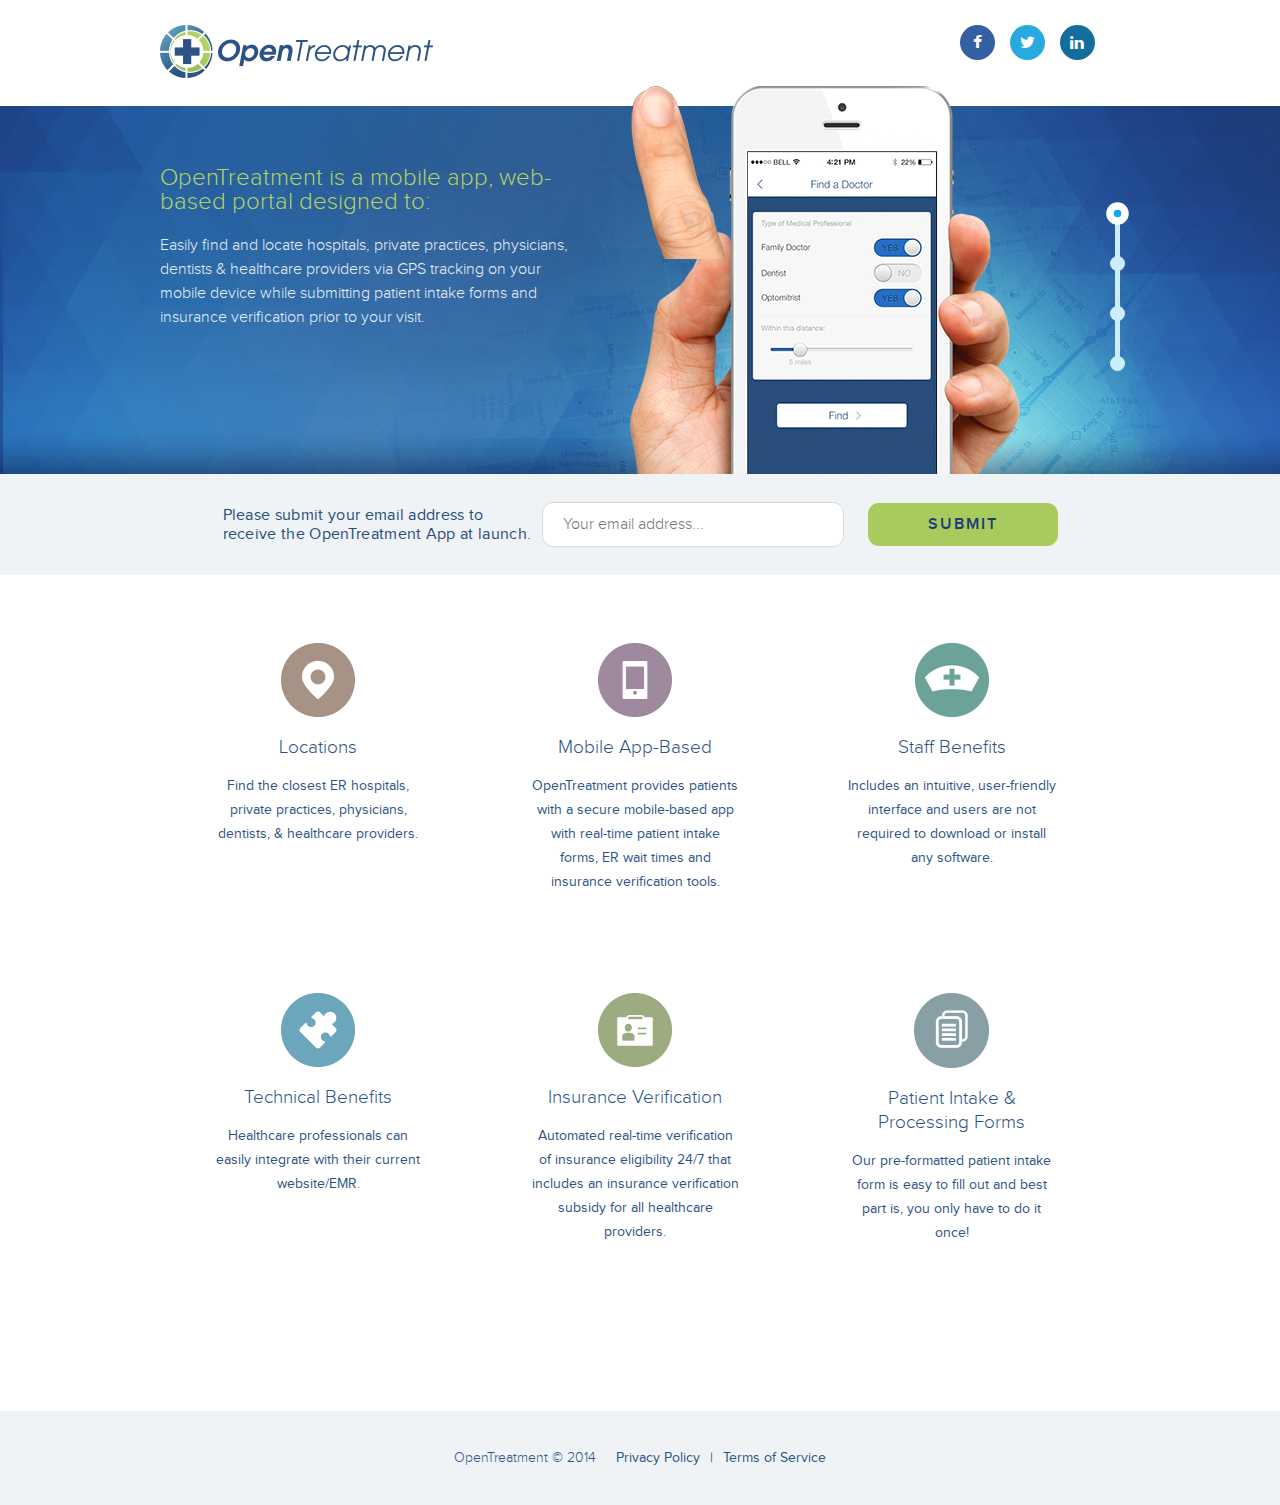
<file: index.html>
<!DOCTYPE html>
<html class="no-js">
  <head>
    <meta charset="utf-8">
    <meta http-equiv="X-UA-Compatible" content="IE=edge">
    <title>OpenTreatment</title>
    <meta name="description" content="">
    <meta name="viewport" content="width=device-width, initial-scale=1">
    <link rel="stylesheet" href="stylesheets/main.css">
    <link rel="stylesheet" href="bower_components/owl-carousel/owl-carousel/owl.carousel.css">
    <link rel="stylesheet" href="bower_components/owl-carousel/owl-carousel/owl.theme.css">
    <link rel="stylesheet" href="bower_components/font-awesome/css/font-awesome.min.css">
    <script src="bower_components/jquery/dist/jquery.min.js"></script>
    <script src="bower_components/modernizr/modernizr.js"></script>
    <script src="bower_components/jquery-placeholder/jquery.placeholder.js"></script>
    <script src="bower_components/owl-carousel/owl-carousel/owl.carousel.min.js"></script>
    <script src="scripts/app.js"></script>
  </head>
  <body>
    <header>
      <div class="container">
        <div class="row">
          <div class="logo col">
            <h1><a href="/"><img src="images/logo.png"></a></h1>
          </div>
          <div class="social col"><a href="https://www.facebook.com/opentreatment"><i class="fa fa-facebook"></i></a><a href="https://twitter.com/OpenTreatment"><i class="fa fa-twitter"></i></a><a href="https://www.linkedin.com/company/opentreatment"><i class="fa fa-linkedin"></i></a></div>
        </div>
      </div>
    </header>
    <section class="hero">
      <div class="container animation-content">
        <div class="mobile-animation">
          <div class="hand-bg">
            <div src="images/finger.png" class="finger"></div>
            <div class="screens"><img src="images/screen-1.jpg" class="screen-1">
              <div class="screen-2"><img src="images/screen-2.jpg" class="bg"><img src="images/markers.png" class="markers"><img src="images/popup.png" class="popup"></div><img src="images/screen-3.jpg" class="screen-3"><img src="images/menu.jpg" class="menu">
            </div>
          </div>
          <div class="content">
            <div class="content-1">
              <h2>OpenTreatment is a mobile app, web-based portal designed to:</h2>
              <p>Easily find and locate hospitals, private practices, physicians, dentists & healthcare providers via GPS tracking on your mobile device while submitting patient intake forms and insurance verification prior to your visit.</p>
            </div>
            <div class="content-2">
              <h2>State of the Art Features</h2>
              <p>This location based service delivers local facilities & ER wait times to users via the OpenTreatment App, on the go, in the event of an emergency.</p>
              <ul>
                <li>Find local ER wait times &amp; pertinent hospital information</li>
                <li>Increase traffic to facilities</li>
                <li>Increase ER traffic by an estimated 20%</li>
              </ul>
            </div>
            <div class="content-3">
              <h2>Patient Intake and Processing Forms</h2>
              <ul>
                <li>Increase on-time appointment starts & arrivals</li>
                <li>Pre-formatted forms are available by specialty</li>
                <li>Forms are fully customizable</li>
                <li>Patients & office staff spend little to no time completing patient forms</li>
              </ul>
            </div>
          </div>
        </div>
        <div class="laptop-animation">
          <div class="laptop"><img src="images/laptop.png"></div>
        </div>
        <div class="navigator">
          <button data-content="content-1" class="step-1 active"></button>
          <button data-content="content-2" class="step-2"></button>
          <button data-content="content-3" class="step-3"></button>
          <button data-content="content-3" class="step-4"></button>
        </div>
      </div>
      <div class="container slider-container hidden">
        <div class="slider">
          <div class="slider-content">
            <div class="content">
              <h2>OpenTreatment is a mobile app, web-based portal designed to:</h2>
              <p>Easily find and locate hospitals, private practices, physicians, dentists & healthcare providers via GPS tracking on your mobile device while submitting patient intake forms and insurance verification prior to your visit.</p>
            </div>
            <div class="image"><img src="images/slider-1.png"></div>
          </div>
          <div class="slider-content">
            <div class="content">
              <h2>State of the Art Features</h2>
              <p>This location based service delivers local facilities & ER wait times to users via the OpenTreatment App, on the go, in the event of an emergency.</p>
              <ul>
                <li>Find local ER wait times &amp; pertinent hospital information</li>
                <li>Increase traffic to facilities</li>
                <li>Increase ER traffic by an estimated 20%</li>
              </ul>
            </div>
            <div class="image">  <img src="images/slider-2.png"></div>
          </div>
          <div class="slider-content">
            <div class="content">
              <h2>Patient Intake and Processing Forms</h2>
              <ul>
                <li>Increase on-time appointment starts & arrivals</li>
                <li>Pre-formatted forms are available by specialty</li>
                <li>Forms are fully customizable</li>
                <li>Patients & office staff spend little to no time completing patient forms</li>
              </ul>
            </div>
            <div class="image"><img src="images/slider-3.png"></div>
          </div>
        </div>
      </div>
    </section>
    <section class="actions">
      <div class="container">
        <form>
          <p>Please submit your email address to receive the OpenTreatment App at launch.</p>
          <input type="email" placeholder="Your email address..." class="js-input">
          <input type="submit" value="Submit" placeholder="Submit" class="js-submit button">
        </form>
      </div>
    </section>
    <section class="callouts">
      <div class="container">
        <div class="row">
          <div class="callout col">
            <div class="wrapper"><img src="images/locations.png">
              <h3>Locations</h3>
              <p>Find the closest ER hospitals, private practices, physicians, dentists, &amp; healthcare providers.</p>
            </div>
          </div>
          <div class="callout col">
            <div class="wrapper"><img src="images/mobile.png">
              <h3>Mobile App-Based</h3>
              <p>OpenTreatment provides patients with a secure mobile-based app with real-time patient intake forms, ER wait times and insurance verification tools.</p>
            </div>
          </div>
          <div class="callout col">
            <div class="wrapper"><img src="images/staff.png">
              <h3>Staff Benefits</h3>
              <p>Includes an intuitive, user-friendly interface and users are not required to download or install any software.</p>
            </div>
          </div>
          <div class="callout col">
            <div class="wrapper"><img src="images/technical.png">
              <h3>Technical Benefits</h3>
              <p>Healthcare professionals can easily integrate with their current website/EMR.</p>
            </div>
          </div>
          <div class="callout col">
            <div class="wrapper"><img src="images/insurance.png">
              <h3>Insurance Verification</h3>
              <p>Automated real-time verification of insurance eligibility 24/7 that includes an insurance verification subsidy for all healthcare providers.</p>
            </div>
          </div>
          <div class="callout col">
            <div class="wrapper"><img src="images/patient.png">
              <h3>Patient Intake & Processing Forms</h3>
              <p>Our pre-formatted patient intake form is easy to fill out and best part is, you only have to do it once!</p>
            </div>
          </div>
        </div>
      </div>
    </section>
    <footer>
      <div class="container"><span class="copyright">OpenTreatment &copy; 2014</span><a href="privacy-policy.html">Privacy Policy</a><a href="terms-of-service.html">Terms of Service</a></div>
    </footer>
    <script>$('input').placeholder()</script>
  </body>
</html>
</file>
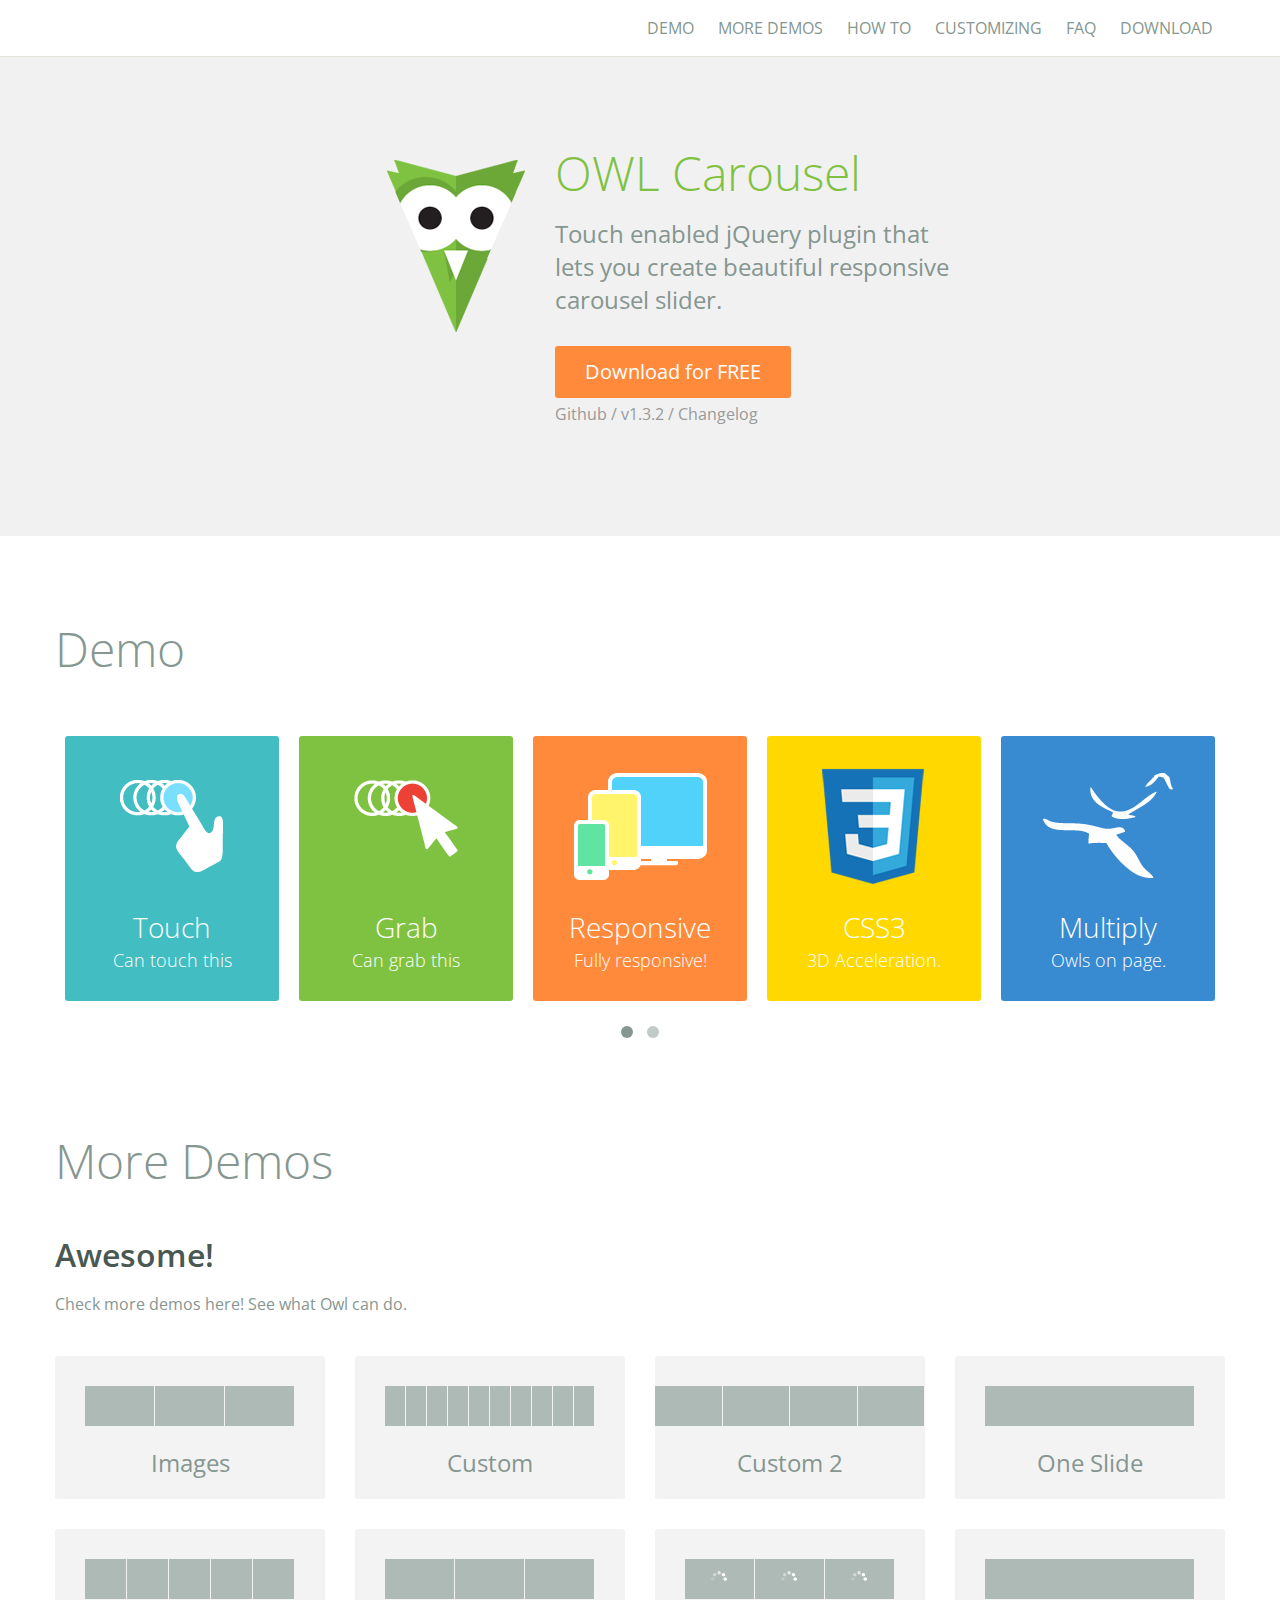
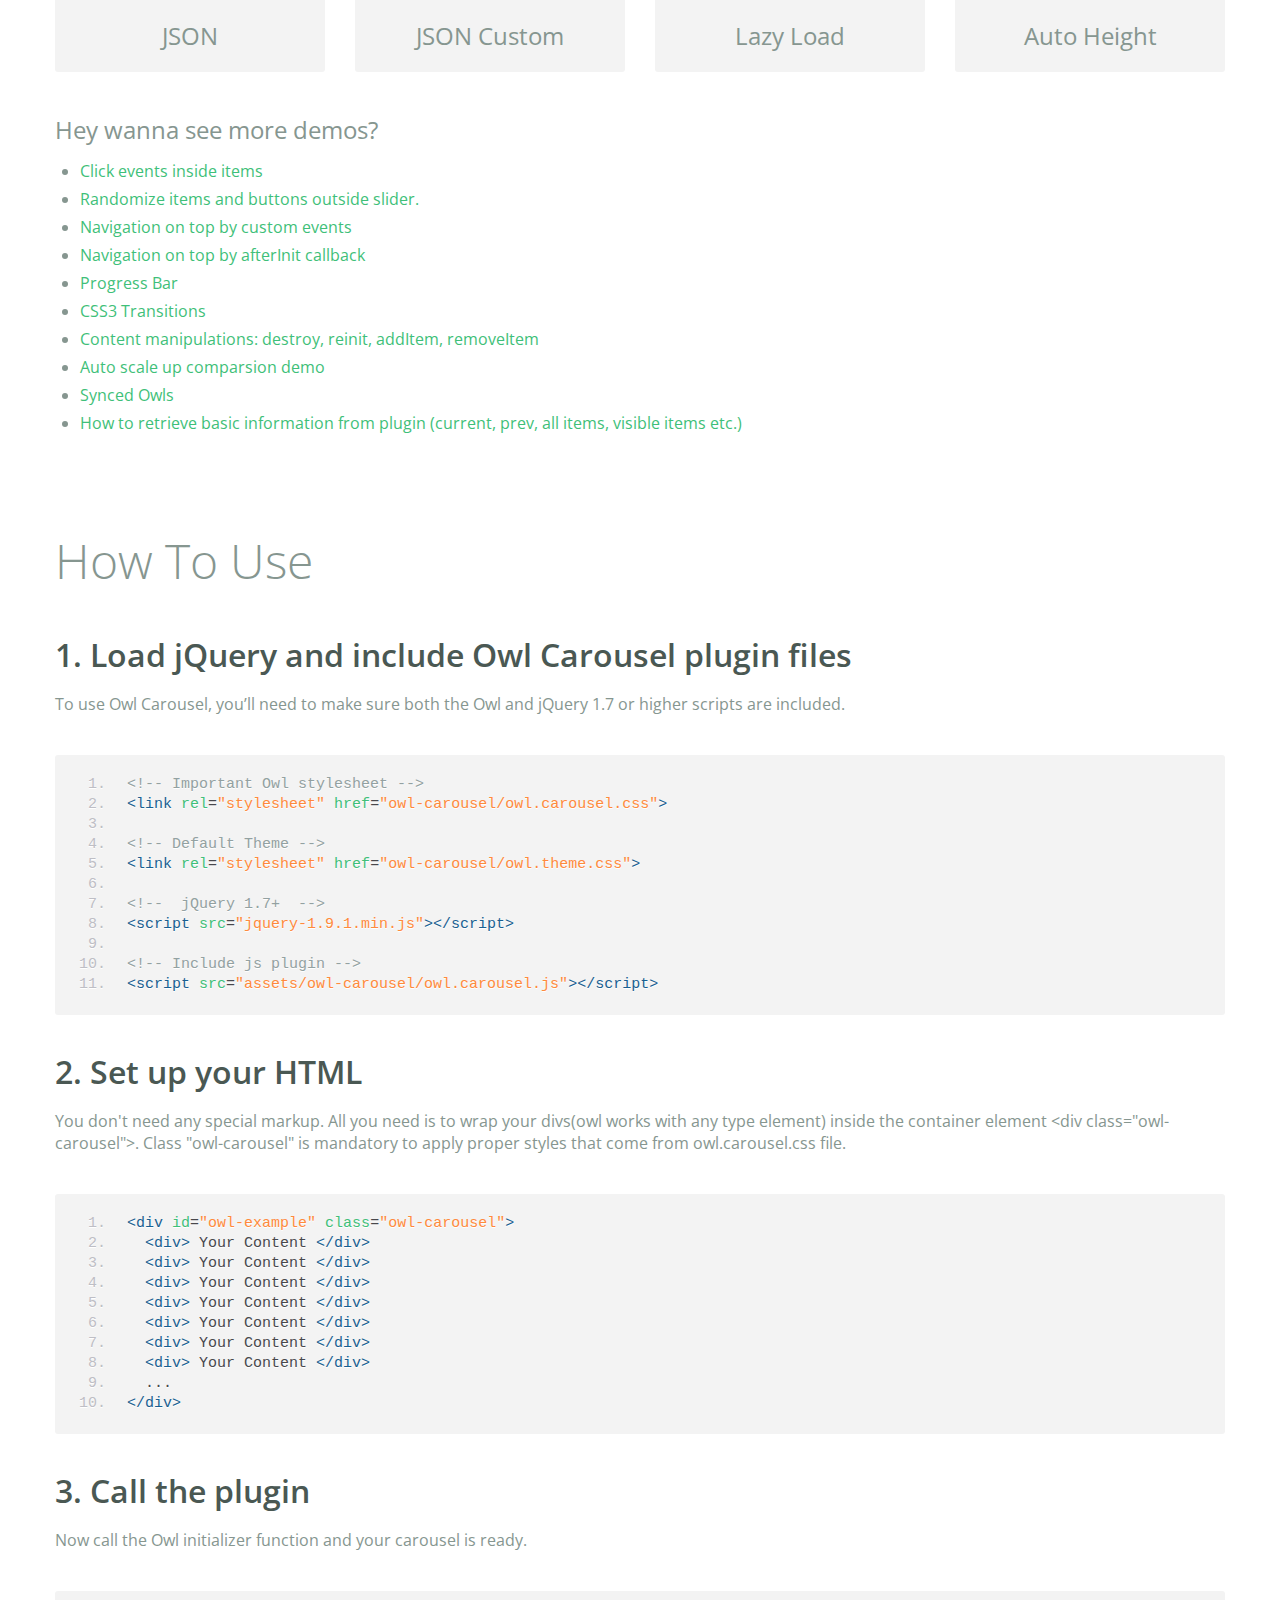
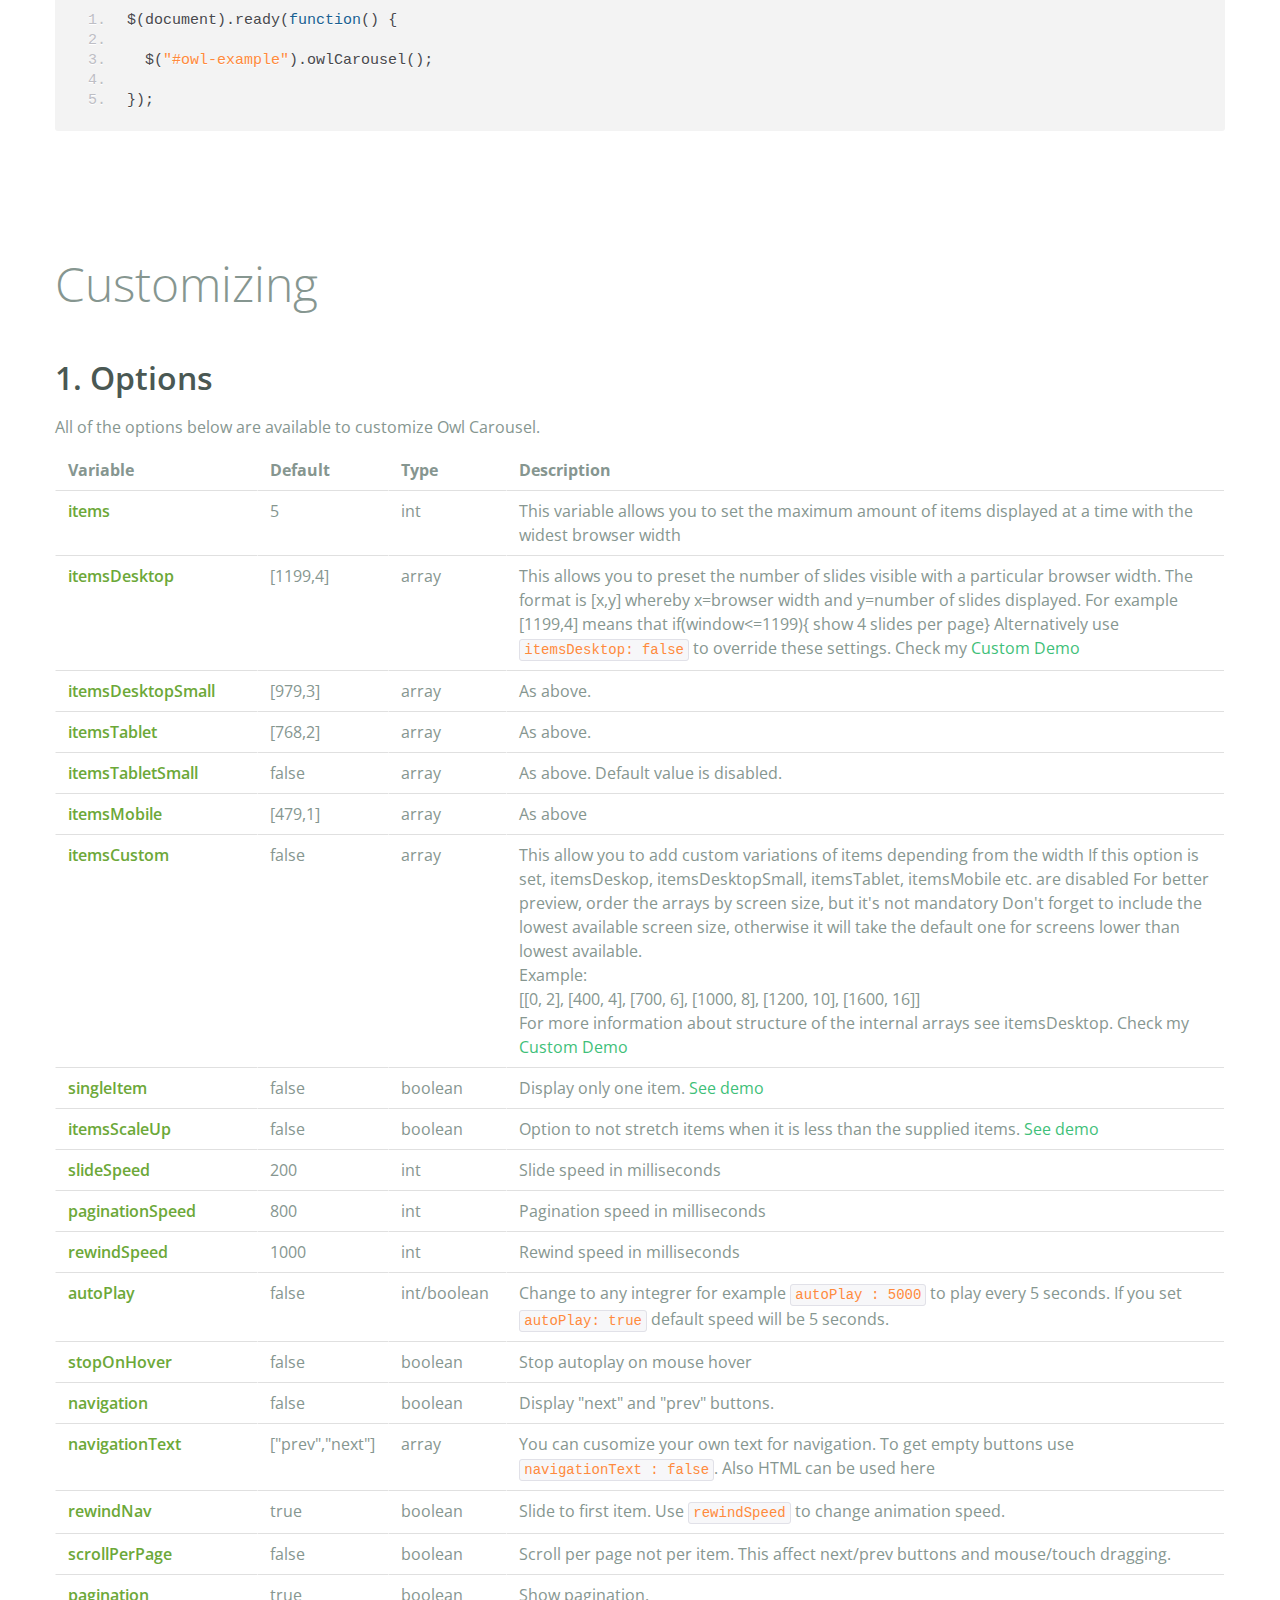
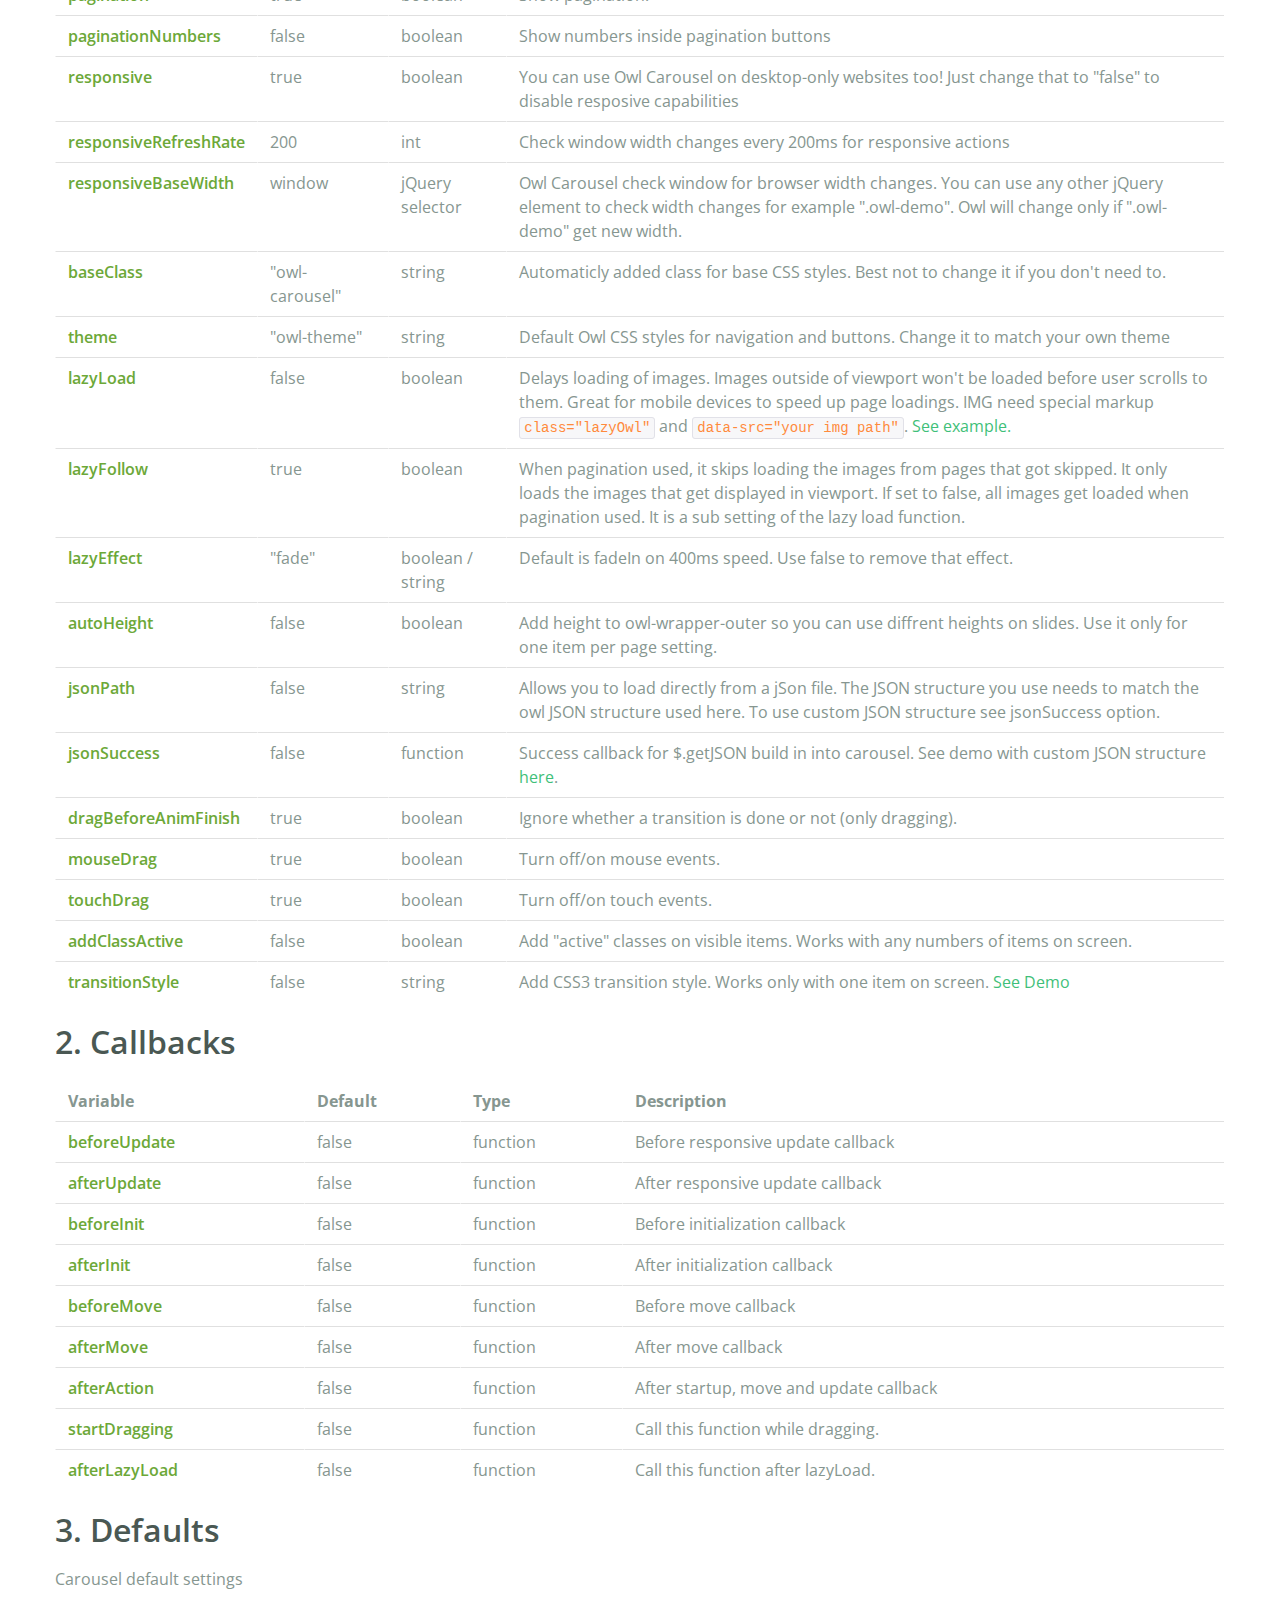
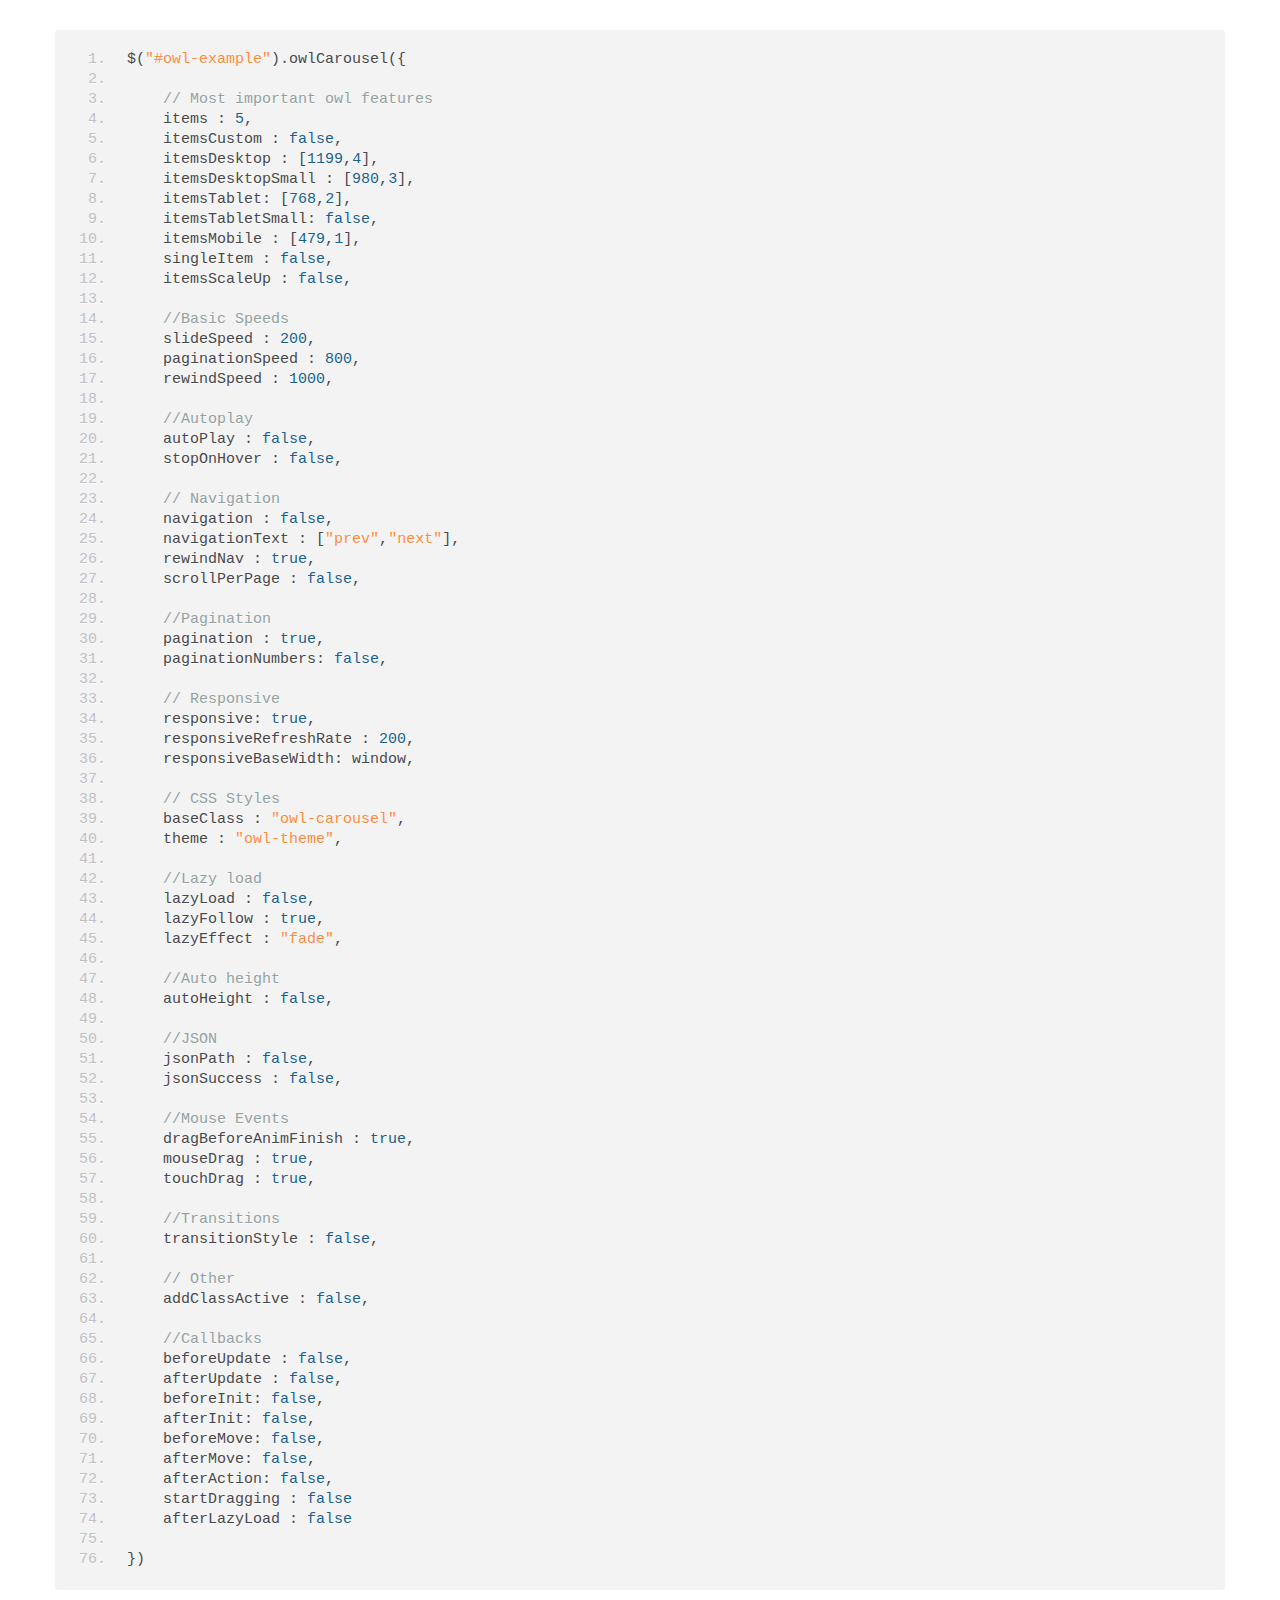
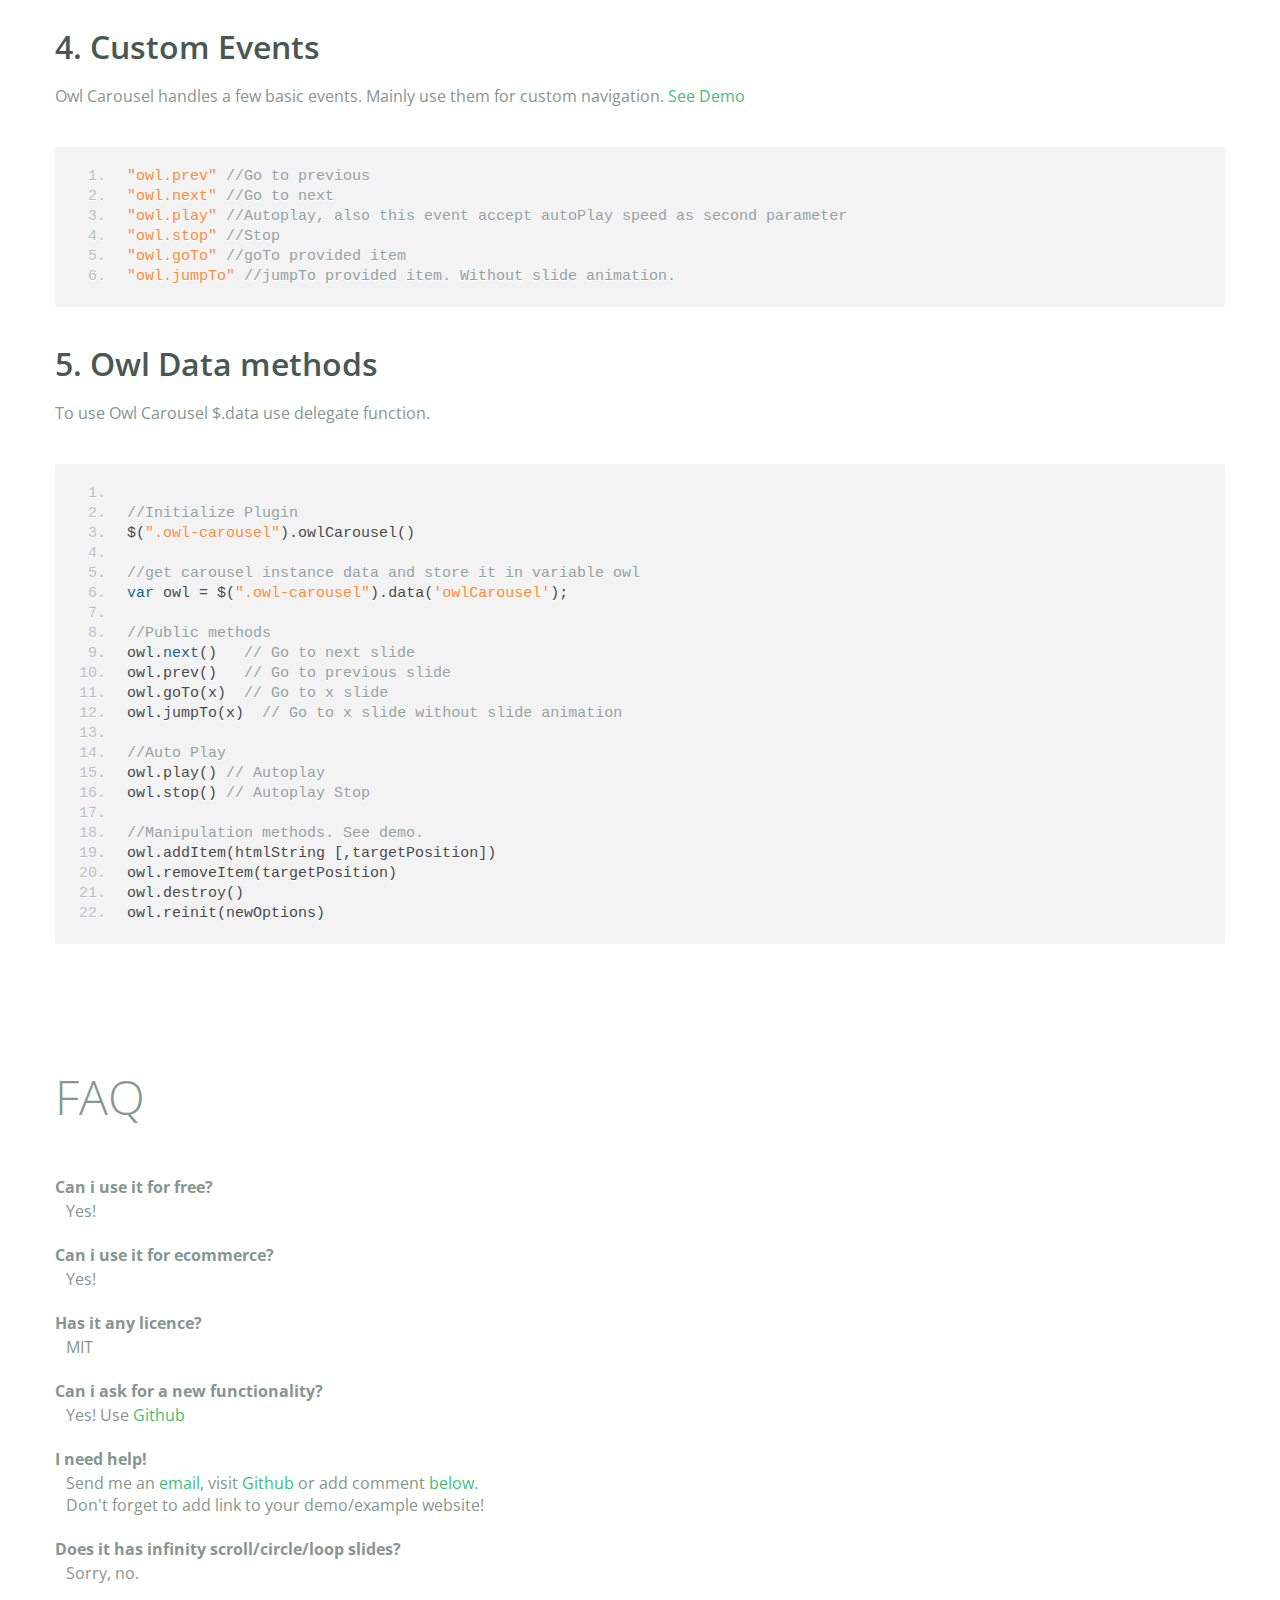
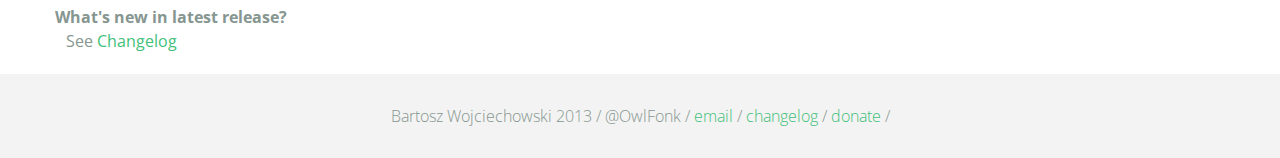
<file: bower_components/owl-carousel/index.html>
<!DOCTYPE html>
<html lang="en">
  <head>
    <meta charset="utf-8">
    <title>Owl Carousel</title>
    <meta name="viewport" content="width=device-width, initial-scale=1.0">
    <meta name="description" content="jQuery Responsive Carousel - Owl Carusel">
    <meta name="author" content="Bartosz Wojciechowski">
    <meta name="keywords" content="HTML,CSS,JSON,JavaScript, jQuery, Responsive, Design, Owl, Carousel, Free">

    <link href='http://fonts.googleapis.com/css?family=Open+Sans:400italic,400,300,600,700' rel='stylesheet' type='text/css'>
    <link href="assets/css/bootstrapTheme.css" rel="stylesheet">
    <link href="assets/css/custom.css" rel="stylesheet">

    <!-- Owl Carousel Assets -->
    <link href="owl-carousel/owl.carousel.css" rel="stylesheet">
    <link href="owl-carousel/owl.theme.css" rel="stylesheet">

    <!-- Prettify -->
    <link href="assets/js/google-code-prettify/prettify.css" rel="stylesheet">

    <!-- Le fav and touch icons -->
    <link rel="apple-touch-icon-precomposed" sizes="144x144" href="assets/ico/apple-touch-icon-144-precomposed.png">
    <link rel="apple-touch-icon-precomposed" sizes="114x114" href="assets/ico/apple-touch-icon-114-precomposed.png">
      <link rel="apple-touch-icon-precomposed" sizes="72x72" href="assets/ico/apple-touch-icon-72-precomposed.png">
                    <link rel="apple-touch-icon-precomposed" href="assets/ico/apple-touch-icon-57-precomposed.png">
                                   <link rel="shortcut icon" href="assets/ico/favicon.png">
  </head>
  <body>
      <div id="top-nav" class="navbar navbar-fixed-top">
        <div class="navbar-inner">
          <div class="container">
            <button type="button" class="btn btn-navbar" data-toggle="collapse" data-target=".nav-collapse">
            <span class="icon-bar"></span>
            <span class="icon-bar"></span>
            <span class="icon-bar"></span>
          </button>
            <div class="nav-collapse collapse">
            <ul class="nav pull-right">
              <li><a href="#demo">Demo</a></li>
              <li><a href="#more-demos">More Demos</a></li>
              <li><a href="#how-to">How To</a></li>
              <li><a href="#customizing">Customizing</a></li>
              <li><a href="#faq">FAQ</a></li>
              <li><a href="owl.carousel.zip" class="download" data-spy="affix" data-offset-top="450">Download</a></li>
            </ul>
            </div>
          </div>
        </div>
      </div>

      <div id="header">
        <div class="container">
          <div class="row">
            <div class="span5">
                <img class="logo" src="assets/img/owl-logo.png" alt="Owl Logo">
              </div>
            <div class="span7">
              <h1>OWL Carousel </h1>
              <h3>Touch enabled jQuery plugin that lets you create beautiful responsive carousel slider.</h3>
              <a class="btn btn-success btn-large" href="owl.carousel.zip">Download for FREE</a>
              <p class="muted"><a class="muted" href="https://github.com/OwlFonk/OwlCarousel">Github</a> / v1.3.2 / <a class="muted" href="changelog.html">Changelog</a></p> 
            </div>
          </div>
        </div>
      </div>

      <div id="demo">
        <div class="container">
          <div class="row">
            <div class="span12">
              <h1>Demo</h1>
            </div>
          </div>

          <div class="row">
            <div class="span12">

              <div id="owl-example" class="owl-carousel">

                <div class="item darkCyan">
                  <img src="assets/img/demo-slides/touch.png" alt="Touch">
                    <h3>Touch</h3>
                    <h4>Can touch this</h4>
                </div>
                <div class="item forestGreen">
                  <img src="assets/img/demo-slides/grab.png" alt="Grab">
                    <h3>Grab</h3>
                    <h4>Can grab this</h4>
                </div>
                <div class="item orange">
                  <img src="assets/img/demo-slides/responsive.png" alt="Responsive">
                    <h3>Responsive</h3>
                    <h4>Fully responsive!</h4>
                </div>

                <div class="item yellow">
                  <img src="assets/img/demo-slides/css3.png" alt="CSS3">
                    <h3>CSS3</h3>
                    <h4>3D Acceleration.</h4>
                </div>

                <div class="item dodgerBlue">
                  <img src="assets/img/demo-slides/multi.png" alt="Multi">
                    <h3>Multiply</h3>
                    <h4>Owls on page.</h4>
                </div>

                <div class="item skyBlue">
                  <img src="assets/img/demo-slides/modern.png" alt="Modern Browsers">
                    <h3>Modern</h3>
                    <h4>Browsers Compatibility</h4>
                </div>

                <div class="item zombieGreen">
                  <img src="assets/img/demo-slides/zombie.png" alt="Zombie Browsers - old ones">
                    <h3>Zombie</h3>
                    <h4>Browsers Compatibility</h4>
                </div>

                <div class="item violet">
                  <img src="assets/img/demo-slides/controls.png" alt="Take Control">
                    <h3>Take Control</h3>
                    <h4>The way you like</h4>
                </div>

                <div class="item yellowLight">
                  <img src="assets/img/demo-slides/feather.png" alt="Light">
                    <h3>Light</h3>
                    <h4>As a feather</h4>
                </div>

                <div class="item steelGray">
                  <img src="assets/img/demo-slides/tons.png" alt="Tons of Opotions">
                    <h3>Tons</h3>
                    <h4>of options</h4>
                </div>

              </div>


            </div>
          </div>

        </div>
      </div>

    <div id="more-demos">
      <div class="container">

        <div class="row">
          <div class="span12">
            <h1>More Demos</h1>
            <h2>Awesome!</h2>
            <p>Check more demos here! See what Owl can do.</p>
          </div>
        </div>

        <div class="row demos-row">
          <div class="span3">
            <a href="demos/images.html" class="demo-box">
              <div class="demo-wrapper demo-images clearfix">
                <div class="demo-slide"><div class="bg"></div></div>
                <div class="demo-slide"><div class="bg"></div></div>
                <div class="demo-slide"><div class="bg"></div></div>
              </div>
              <h3>Images</h3>
            </a>
          </div>

          <div class="span3">
            <a href="demos/custom.html" class="demo-box">
              <div class="demo-wrapper demo-custom clearfix">
                <div class="demo-slide"><div class="bg"></div></div>
                <div class="demo-slide"><div class="bg"></div></div>
                <div class="demo-slide"><div class="bg"></div></div>
                <div class="demo-slide"><div class="bg"></div></div>
                <div class="demo-slide"><div class="bg"></div></div>
                <div class="demo-slide"><div class="bg"></div></div>
                <div class="demo-slide"><div class="bg"></div></div>
                <div class="demo-slide"><div class="bg"></div></div>
                <div class="demo-slide"><div class="bg"></div></div>
                <div class="demo-slide"><div class="bg"></div></div>
              </div>
              <h3>Custom</h3>
            </a>
          </div>

          <div class="span3">
            <a href="demos/itemsCustom.html" class="demo-box">
              <div class="demo-wrapper demo-full clearfix">
                <div class="demo-slide"><div class="bg"></div></div>
                <div class="demo-slide"><div class="bg"></div></div>
                <div class="demo-slide"><div class="bg"></div></div>
                <div class="demo-slide"><div class="bg"></div></div>
              </div>
              <h3>Custom 2</h3>
            </a>
          </div>

          <div class="span3">
            <a href="demos/one.html" class="demo-box">
              <div class="demo-wrapper demo-one clearfix">
                <div class="demo-slide"><div class="bg"></div></div>
              </div>
              <h3>One Slide</h3>
            </a>
          </div>

        </div>
        <div class="row demos-row">
          <div class="span3">
            <a href="demos/json.html" class="demo-box">
              <div class="demo-wrapper demo-Json clearfix">
                <div class="demo-slide"><div class="bg"></div></div>
                <div class="demo-slide"><div class="bg"></div></div>
                <div class="demo-slide"><div class="bg"></div></div>
                <div class="demo-slide"><div class="bg"></div></div>
                <div class="demo-slide"><div class="bg"></div></div>
              </div>
              <h3>JSON</h3>
            </a>
          </div>

          <div class="span3">
            <a href="demos/customJson.html" class="demo-box">
              <div class="demo-wrapper demo-Json-custom clearfix">
                <div class="demo-slide"><div class="bg"></div></div>
                <div class="demo-slide"><div class="bg"></div></div>
                <div class="demo-slide"><div class="bg"></div></div>
              </div>
              <h3>JSON Custom</h3>
            </a>
          </div>

          <div class="span3">
            <a href="demos/lazyLoad.html" class="demo-box">
              <div class="demo-wrapper demo-lazy clearfix">
                <div class="demo-slide"><div class="bg"></div></div>
                <div class="demo-slide"><div class="bg"></div></div>
                <div class="demo-slide"><div class="bg"></div></div>
              </div>
              <h3>Lazy Load</h3>
            </a>
          </div>

          <div class="span3">
            <a href="demos/autoHeight.html" class="demo-box">
              <div class="demo-wrapper demo-height clearfix">
                <div class="demo-slide"><div class="bg"></div></div>
              </div>
              <h3>Auto Height</h3>
            </a>
          </div>

          
        </div>

        <div class="row">
          <div class="span12">
            <h3>Hey wanna see more demos?</h3>
            <ul>
              <li>
                <a href="demos/click.html">Click events inside items</a>
              </li>
              <li>
                <a href="demos/randomOrder.html">Randomize items and buttons outside slider.</a>
              </li>
              <li>
                <a href="demos/navOnTop.html">Navigation on top by custom events</a>
              </li>
              <li>
                <a href="demos/navOnTop2.html">Navigation on top by afterInit callback</a>
              </li>
              <li>
                <a href="demos/progressBar.html">Progress Bar</a>
              </li>
              <li>
                <a href="demos/transitions.html">CSS3 Transitions</a>
              </li>
              <li>
                <a href="demos/manipulations.html">Content manipulations: destroy, reinit, addItem, removeItem</a>
              </li>
              <li>
                <a href="demos/scaleup.html">Auto scale up comparsion demo</a>
              </li>
              <li>
                <a href="demos/sync.html">Synced Owls</a>
              </li>
              <li>
                <a href="demos/owlStatus.html">How to retrieve basic information from plugin (current, prev, all items, visible items etc.)</a>
              </li>
            </ul>
            
          </div>
        </div>


      </div>
    </div>

    <div id="how-to">
      <div class="container">
        <div class="row">
          <div class="span12">
            <h1>How To Use</h1>
            <h2>1. Load jQuery and include Owl Carousel plugin files</h2>
            <p>To use Owl Carousel, you’ll need to make sure both the Owl and jQuery 1.7 or higher scripts are included.</p>
<pre class="pre-show prettyprint linenums">
&lt;!-- Important Owl stylesheet --&gt;
&lt;link rel="stylesheet" href="owl-carousel/owl.carousel.css"&gt;

&lt;!-- Default Theme --&gt;
&lt;link rel="stylesheet" href="owl-carousel/owl.theme.css"&gt;

&lt;!--  jQuery 1.7+  --&gt;
&lt;script src="jquery-1.9.1.min.js"&gt;&lt;/script&gt;

&lt;!-- Include js plugin --&gt;
&lt;script src="assets/owl-carousel/owl.carousel.js"&gt;&lt;/script&gt;
</pre>
          <h2>2. Set up your HTML</h2>
          <p>You don't need any special markup. All you need is to wrap your divs(owl works with any type element) inside the container element &lt;div class="owl-carousel"&gt;. Class "owl-carousel" is mandatory to apply proper styles that come from owl.carousel.css file.</p>
<pre class="pre-show prettyprint linenums">
&lt;div id="owl-example" class="owl-carousel"&gt;
  &lt;div&gt; Your Content &lt;/div&gt;
  &lt;div&gt; Your Content &lt;/div&gt;
  &lt;div&gt; Your Content &lt;/div&gt;
  &lt;div&gt; Your Content &lt;/div&gt;
  &lt;div&gt; Your Content &lt;/div&gt;
  &lt;div&gt; Your Content &lt;/div&gt;
  &lt;div&gt; Your Content &lt;/div&gt;
  ...
&lt;/div>
</pre>    
          <h2>3. Call the plugin</h2>
          <p>Now call the Owl initializer function and your carousel is ready.</p>
<pre class="pre-show prettyprint linenums">
$(document).ready(function() {

  $("#owl-example").owlCarousel();

});
</pre>  
          </div>
        </div>
      </div>
    </div>


    <div id="customizing">
      <div class="container">
        <div class="row">
          <div class="span12">
            <h1>Customizing</h1>
            <h2>1. Options</h2>
            <p>All of the options below are available to customize Owl Carousel.</p> 
            <table class="table hp-table table-bordered table-striped">
              <thead>
                <tr>
                  <th>Variable</th>
                  <th>Default</th>
                  <th>Type</th>
                  <th>Description</th>
                </tr>
              </thead>
              <tbody>
                <tr>
                  <td><span class="text-emp">items</span></td>
                  <td>5</td>
                  <td>int</td>
                  <td>This variable allows you to set the maximum amount of items displayed at a time with the widest browser width</td>
                </tr>
                 <tr>
                  <td><span class="text-emp">itemsDesktop</span></td>
                  <td>[1199,4]</td>
                  <td>array</td>
                  <td>This allows you to preset the number of slides visible with a particular browser width. The format is [x,y] whereby x=browser width and y=number of slides displayed. For example [1199,4] means that if(window&lt;=1199){ show 4 slides per page}
                    Alternatively use <code>itemsDesktop: false</code> to override these settings. Check my <a href="demos/custom.html">Custom Demo</a></td>
                </tr>
                <tr>
                  <td><span class="text-emp">itemsDesktopSmall</span></td>
                  <td>[979,3]</td>
                  <td>array</td>
                  <td>As above.</td>
                </tr>
                <tr>
                  <td><span class="text-emp">itemsTablet</span></td>
                  <td>[768,2]</td>
                  <td>array</td>
                  <td>As above.</td>
                </tr>
                <tr>
                  <td><span class="text-emp">itemsTabletSmall</span></td>
                  <td>false</td>
                  <td>array</td>
                  <td>As above. Default value is disabled.</td>
                </tr>
                <tr>
                  <td><span class="text-emp">itemsMobile</span></td>
                  <td>[479,1]</td>
                  <td>array</td>
                  <td>As above</td>
                </tr>
                <tr>
                  <td><span class="text-emp">itemsCustom</span></td>
                  <td>false</td>
                  <td>array</td>
                  <td>
                    This allow you to add custom variations of items depending from the width
                    If this option is set, itemsDeskop, itemsDesktopSmall, itemsTablet, itemsMobile etc. are disabled
                    For better preview, order the arrays by screen size, but it's not mandatory
                    Don't forget to include the lowest available screen size, otherwise it will take the default one for screens lower than lowest available.
                    <br />Example:<br /> [[0, 2], [400, 4], [700, 6], [1000, 8], [1200, 10], [1600, 16]]<br />
                    For more information about structure of the internal arrays see itemsDesktop. Check my <a href="demos/custom.html">Custom Demo</a></td>
                </tr>
                <tr>
                  <td><span class="text-emp">singleItem</span></td>
                  <td>false</td>
                  <td>boolean</td>
                  <td>Display only one item. <a href="demos/one.html">See demo</a></td>
                </tr>
                <tr>
                  <td><span class="text-emp">itemsScaleUp</span></td>
                  <td>false</td>
                  <td>boolean</td>
                  <td>Option to not stretch items when it is less than the supplied items. <a href="demos/scaleup.html">See demo</a></td>
                </tr>
                <tr>
                  <td><span class="text-emp">slideSpeed</span></td>
                  <td>200</td>
                  <td>int</td>
                  <td>Slide speed in milliseconds</td>
                </tr>
                <tr>
                  <td><span class="text-emp">paginationSpeed</span></td>
                  <td>800</td>
                  <td>int</td>
                  <td>Pagination speed in milliseconds</td>
                </tr>
                <tr>
                  <td><span class="text-emp">rewindSpeed</span></td>
                  <td>1000</td>
                  <td>int</td>
                  <td>Rewind speed in milliseconds</td>
                </tr>
                <tr>
                  <td><span class="text-emp">autoPlay</span></td>
                  <td>false</td>
                  <td>int/boolean</td>
                  <td>Change to any integrer for example <code>autoPlay : 5000</code> to play every 5 seconds. If you set <code>autoPlay: true</code> default speed will be 5 seconds.</td>
                </tr>
                <tr>
                <tr>
                  <td><span class="text-emp">stopOnHover</span></td>
                  <td>false</td>
                  <td>boolean</td>
                  <td>Stop autoplay on mouse hover</td>
                </tr>
                <tr>
                <tr>
                  <td><span class="text-emp">navigation</span></td>
                  <td>false</td>
                  <td>boolean</td>
                  <td>Display "next" and "prev" buttons.</td>
                </tr>
                <tr>
                  <td><span class="text-emp">navigationText</span></td>
                  <td>["prev","next"]</td>
                  <td>array</td>
                  <td>You can cusomize your own text for navigation. To get empty buttons use <code>navigationText : false</code>. Also HTML can be used here</td>
                </tr>
                <tr>
                  <td><span class="text-emp">rewindNav</span></td>
                  <td>true</td>
                  <td>boolean</td>
                  <td>Slide to first item. Use <code>rewindSpeed</code> to change animation speed. </td>
                </tr>
                <tr>
                  <td><span class="text-emp">scrollPerPage</span></td>
                  <td>false</td>
                  <td>boolean</td>
                  <td>Scroll per page not per item. This affect next/prev buttons and mouse/touch dragging.</td>
                </tr>
                <tr>
                  <td><span class="text-emp">pagination</span></td>
                  <td>true</td>
                  <td>boolean</td>
                  <td>Show pagination.</td>
                </tr>
                <tr>
                  <td><span class="text-emp">paginationNumbers</span></td>
                  <td>false</td>
                  <td>boolean</td>
                  <td>Show numbers inside pagination buttons</td>
                </tr>
                <tr>
                  <td><span class="text-emp">responsive</span></td>
                  <td>true</td>
                  <td>boolean</td>
                  <td>You can use Owl Carousel on desktop-only websites too! Just change that to "false" to disable resposive capabilities</td>
                </tr>
                <tr>
                  <td><span class="text-emp">responsiveRefreshRate</span></td>
                  <td>200</td>
                  <td>int</td>
                  <td>Check window width changes every 200ms for responsive actions</td>
                </tr>
                <tr>
                  <td><span class="text-emp">responsiveBaseWidth</span></td>
                  <td>window</td>
                  <td>jQuery selector</td>
                  <td>Owl Carousel check window for browser width changes. You can use any other jQuery element to check width changes for example ".owl-demo". Owl will change only if ".owl-demo" get new width.</td>
                </tr>
                <tr>
                  <td><span class="text-emp">baseClass</span></td>
                  <td>"owl-carousel"</td>
                  <td>string</td>
                  <td>Automaticly added class for base CSS styles. Best not to change it if you don't need to.</td>
                </tr>
                <tr>
                  <td><span class="text-emp">theme</span></td>
                  <td>"owl-theme"</td>
                  <td>string</td>
                  <td>Default Owl CSS styles for navigation and buttons. Change it to match your own theme</td>
                </tr>
                <tr>
                  <td><span class="text-emp">lazyLoad</span></td>
                  <td>false</td>
                  <td>boolean</td>
                  <td>Delays loading of images. Images outside of viewport won't be loaded before user scrolls to them. Great for mobile devices to speed up page loadings. IMG need special markup <code>class="lazyOwl"</code> and <code>data-src="your img path"</code>. <a href="demos/lazyLoad.html">See example.</a></td>
                </tr>
                <tr>
                  <td><span class="text-emp">lazyFollow</span></td>
                  <td>true</td>
                  <td>boolean</td>
                  <td>When pagination used, it skips loading the images from pages that got skipped. It only loads the images that get displayed in viewport. If set to false, all images get loaded when pagination used. It is a sub setting of the lazy load function.</td>
                </tr>
                <tr>
                  <td><span class="text-emp">lazyEffect</span></td>
                  <td>"fade"</td>
                  <td>boolean / string</td>
                  <td>Default is fadeIn on 400ms speed. Use false to remove that effect.</td>
                </tr>
                <tr>
                  <td><span class="text-emp">autoHeight</span></td>
                  <td>false</td>
                  <td>boolean</td>
                  <td>Add height to owl-wrapper-outer so you can use diffrent heights on slides. Use it only for one item per page setting.</td>
                </tr>
                <tr>
                  <td><span class="text-emp">jsonPath</span></td>
                  <td>false</td>
                  <td>string</td>
                  <td>Allows you to load directly from a jSon file. The JSON structure you use needs to match the owl JSON structure used here. To use custom JSON structure see jsonSuccess option.</td>
                </tr>
                <tr>
                  <td><span class="text-emp">jsonSuccess</span></td>
                  <td>false</td>
                  <td>function</td>
                  <td>Success callback for $.getJSON build in into carousel. See demo with custom JSON structure <a href="demos/customJson.html">here</a>. </td>
                </tr>
                <tr>
                  <td><span class="text-emp">dragBeforeAnimFinish</span></td>
                  <td>true</td>
                  <td>boolean</td>
                  <td>Ignore whether a transition is done or not (only dragging).</td>
                </tr>
                <tr>
                  <td><span class="text-emp">mouseDrag</span></td>
                  <td>true</td>
                  <td>boolean</td>
                  <td>Turn off/on mouse events.</td>
                </tr>
                <tr>
                  <td><span class="text-emp">touchDrag</span></td>
                  <td>true</td>
                  <td>boolean</td>
                  <td>Turn off/on touch events.</td>
                </tr>
                <tr>
                  <td><span class="text-emp">addClassActive</span></td>
                  <td>false</td>
                  <td>boolean</td>
                  <td>Add "active" classes on visible items. Works with any numbers of items on screen.</td>
                </tr>
                <tr>
                  <td><span class="text-emp">transitionStyle</span></td>
                  <td>false</td>
                  <td>string</td>
                  <td>Add CSS3 transition style. Works only with one item on screen. <a href="demos/transitions.html">See Demo</a></td>
                </tr>
              </tbody>
            </table>
            <h2>2. Callbacks</h2>
            <table class="table hp-table table-bordered table-striped">
              <thead>
                <tr>
                  <th>Variable</th>
                  <th>Default</th>
                  <th>Type</th>
                  <th>Description</th>
                </tr>
              </thead>
              <tbody>
                <tr>
                  <td><span class="text-emp">beforeUpdate</span></td>
                  <td>false</td>
                  <td>function</td>
                  <td>Before responsive update callback</td>
                </tr>
                <tr>
                  <td><span class="text-emp">afterUpdate</span></td>
                  <td>false</td>
                  <td>function</td>
                  <td>After responsive update callback</td>
                </tr>
                <tr>
                  <td><span class="text-emp">beforeInit</span></td>
                  <td>false</td>
                  <td>function</td>
                  <td>Before initialization callback</td>
                </tr>
                <tr>
                  <td><span class="text-emp">afterInit</span></td>
                  <td>false</td>
                  <td>function</td>
                  <td>After initialization callback</td>
                </tr>
                <tr>
                  <td><span class="text-emp">beforeMove</span></td>
                  <td>false</td>
                  <td>function</td>
                  <td>Before move callback</td>
                </tr>
                <tr>
                  <td><span class="text-emp">afterMove</span></td>
                  <td>false</td>
                  <td>function</td>
                  <td>After move callback</td>
                </tr>
                <tr>
                  <td><span class="text-emp">afterAction</span></td>
                  <td>false</td>
                  <td>function</td>
                  <td>After startup, move and update callback</td>
                </tr>
                <tr>
                  <td><span class="text-emp">startDragging</span></td>
                  <td>false</td>
                  <td>function</td>
                  <td>Call this function while dragging.</td>
                </tr>
                <tr>
                  <td><span class="text-emp">afterLazyLoad</span></td>
                  <td>false</td>
                  <td>function</td>
                  <td>Call this function after lazyLoad.</td>
                </tr>
              </tbody>
            </table>

              <h2>3. Defaults</h2>
              <p>Carousel default settings</p>
<pre class="pre-show prettyprint linenums">
$("#owl-example").owlCarousel({

    // Most important owl features
    items : 5,
    itemsCustom : false,
    itemsDesktop : [1199,4],
    itemsDesktopSmall : [980,3],
    itemsTablet: [768,2],
    itemsTabletSmall: false,
    itemsMobile : [479,1],
    singleItem : false,
    itemsScaleUp : false,

    //Basic Speeds
    slideSpeed : 200,
    paginationSpeed : 800,
    rewindSpeed : 1000,

    //Autoplay
    autoPlay : false,
    stopOnHover : false,

    // Navigation
    navigation : false,
    navigationText : ["prev","next"],
    rewindNav : true,
    scrollPerPage : false,

    //Pagination
    pagination : true,
    paginationNumbers: false,

    // Responsive 
    responsive: true,
    responsiveRefreshRate : 200,
    responsiveBaseWidth: window,

    // CSS Styles
    baseClass : "owl-carousel",
    theme : "owl-theme",

    //Lazy load
    lazyLoad : false,
    lazyFollow : true,
    lazyEffect : "fade",

    //Auto height
    autoHeight : false,

    //JSON 
    jsonPath : false, 
    jsonSuccess : false,

    //Mouse Events
    dragBeforeAnimFinish : true,
    mouseDrag : true,
    touchDrag : true,

    //Transitions
    transitionStyle : false,

    // Other
    addClassActive : false,

    //Callbacks
    beforeUpdate : false,
    afterUpdate : false,
    beforeInit: false, 
    afterInit: false, 
    beforeMove: false, 
    afterMove: false,
    afterAction: false,
    startDragging : false
    afterLazyLoad : false

})
</pre>
              <h2>4. Custom Events</h2>
              <p>Owl Carousel handles a few basic events. Mainly use them for custom navigation. <a href="demos/custom.html">See Demo</a></p>

<pre class="pre-show prettyprint linenums">
"owl.prev" //Go to previous
"owl.next" //Go to next
"owl.play" //Autoplay, also this event accept autoPlay speed as second parameter
"owl.stop" //Stop
"owl.goTo" //goTo provided item
"owl.jumpTo" //jumpTo provided item. Without slide animation.
</pre>

              <h2>5. Owl Data methods</h2>
              <p>To use Owl Carousel $.data use delegate function.</p>
              
<pre class="pre-show prettyprint linenums">

//Initialize Plugin
$(".owl-carousel").owlCarousel()

//get carousel instance data and store it in variable owl
var owl = $(".owl-carousel").data('owlCarousel');

//Public methods
owl.next()   // Go to next slide
owl.prev()   // Go to previous slide
owl.goTo(x)  // Go to x slide
owl.jumpTo(x)  // Go to x slide without slide animation

//Auto Play
owl.play() // Autoplay
owl.stop() // Autoplay Stop

//Manipulation methods. <a href="demos/manipulations.html">See demo.</a>
owl.addItem(htmlString [,targetPosition])
owl.removeItem(targetPosition)
owl.destroy()
owl.reinit(newOptions)
</pre>
          </div>
        </div>
      </div>
    </div>

    <div id="faq" class="container">
      <div class="row">
        <div class="span12">
          <h1>FAQ</h1>
          <dl>
            <dt>Can i use it for free?</dt>
            <dd>Yes!</dd>
            <dt>Can i use it for ecommerce?</dt>
            <dd>Yes!</dd>
            <dt>Has it any licence?</dt>
            <dd>MIT</dd>
            <dt>Can i ask for a new functionality?</dt>
            <dd>Yes! Use <a href="https://github.com/OwlFonk/OwlCarousel">Github</a></dd>
            <dt>I need help!</dt>
            <dd>Send me an <a href="mailto:owl@owlgraphic.com?subject=Hey Owl! I need help">email</a>, visit <a href="https://github.com/OwlFonk/OwlCarousel">Github</a> or add comment <a href="#disqus">below.</a><br>Don't forget to add link to your demo/example website!</dd>
            <dt>Does it has infinity scroll/circle/loop slides?</dt>
            <dd>Sorry, no.</dd>
            <dt>What's new in latest release?</dt>
            <dd>See <a href="changelog.html">Changelog</a></dd>
          </dl>
        </div>
      </div>
    </div>

    <div class="container disqus">
        <div class="row">
          <div class="span12">
            <h1>Disqus</h1>

    <div id="disqus_thread"></div>
    <noscript>Please enable JavaScript to view the <a href="http://disqus.com/?ref_noscript">comments powered by Disqus.</a></noscript>
    <a href="http://disqus.com" class="dsq-brlink">comments powered by <span class="logo-disqus">Disqus</span></a>
      </div>
    </div>
  </div>

    <div id="footer">
      <div class="container">
        <div class="row">
          <div class="span12">
            <h5>Bartosz Wojciechowski 2013 / @OwlFonk / 
            <a href="mailto:owl@owlgraphic.com?subject=Hey Owl!">email</a> / 
            <a href="changelog.html">changelog</a> /
            <a href="https://www.paypal.com/cgi-bin/webscr?cmd=_s-xclick&hosted_button_id=EFSGXZS7V2U9N">donate</a> / 
            <a href="https://twitter.com/share" class="twitter-share-button" data-url="http://owlgraphic.com/owlcarousel/" data-text="Awesome jQuery Owl Carousel Responsive Plugin" data-via="OwlFonk" data-count="none" data-hashtags="owlcarousel"></a>
            <script>
            var owldomain = window.location.hostname.indexOf("owlgraphic");
            if(owldomain !== -1){
              !function(d,s,id){var js,fjs=d.getElementsByTagName(s)[0],p=/^http:/.test(d.location)?'http':'https';if(!d.getElementById(id)){js=d.createElement(s);js.id=id;js.src=p+'://platform.twitter.com/widgets.js';fjs.parentNode.insertBefore(js,fjs);}}(document, 'script', 'twitter-wjs');
            }
            </script>
            </h5>
          </div>
        </div>
      </div>
    </div>


    <script src="assets/js/jquery-1.9.1.min.js"></script>
    <script src="owl-carousel/owl.carousel.min.js"></script>

    <!-- Frontpage Demo -->
    <script>

    $(document).ready(function($) {
      $("#owl-example").owlCarousel();
    });


    $("body").data("page", "frontpage");

    </script>
    <script src="assets/js/bootstrap-collapse.js"></script>
    <script src="assets/js/bootstrap-transition.js"></script>

    <script src="assets/js/google-code-prettify/prettify.js"></script>
	  <script src="assets/js/application.js"></script>

    <script type="text/javascript">
    jQuery(function($){
      var disqus_loaded = false;
      var top = $("#faq").offset().top; 
      var owldomain = window.location.hostname.indexOf("owlgraphic");
      var comments = window.location.href.indexOf("comment");

      if(owldomain !== -1){
        function check(){
          if ( (!disqus_loaded && $(window).scrollTop() + $(window).height() > top) || (comments !== -1) ){
            $(window).off( "scroll" )
            disqus_loaded = true;
            /* * * CONFIGURATION VARIABLES: EDIT BEFORE PASTING INTO YOUR WEBPAGE * * */
            var disqus_shortname = 'owlcarousel'; // required: replace example with your forum shortname
            var disqus_identifier = 'OWL Carousel';
            //var disqus_url = 'http://owlgraphic.com/owlcarousel/';
            /* * * DON'T EDIT BELOW THIS LINE * * */
            (function() {
                var dsq = document.createElement('script'); dsq.type = 'text/javascript'; dsq.async = true;
                dsq.src = '//' + disqus_shortname + '.disqus.com/embed.js';
                (document.getElementsByTagName('head')[0] || document.getElementsByTagName('body')[0]).appendChild(dsq);
            })();
          }
        }
        $(window).on( "scroll", check )
        check();
      } else {
        $('.disqus').hide();
      }
    });
    </script>

    <script>
    var owldomain = window.location.hostname.indexOf("owlgraphic");
    if(owldomain !== -1){
      (function(i,s,o,g,r,a,m){i['GoogleAnalyticsObject']=r;i[r]=i[r]||function(){
      (i[r].q=i[r].q||[]).push(arguments)},i[r].l=1*new Date();a=s.createElement(o),
      m=s.getElementsByTagName(o)[0];a.async=1;a.src=g;m.parentNode.insertBefore(a,m)
      })(window,document,'script','//www.google-analytics.com/analytics.js','ga');

      ga('create', 'UA-41541058-1', 'owlgraphic.com');
      ga('send', 'pageview');
    }
    </script>

  </body>
</html>
</file>
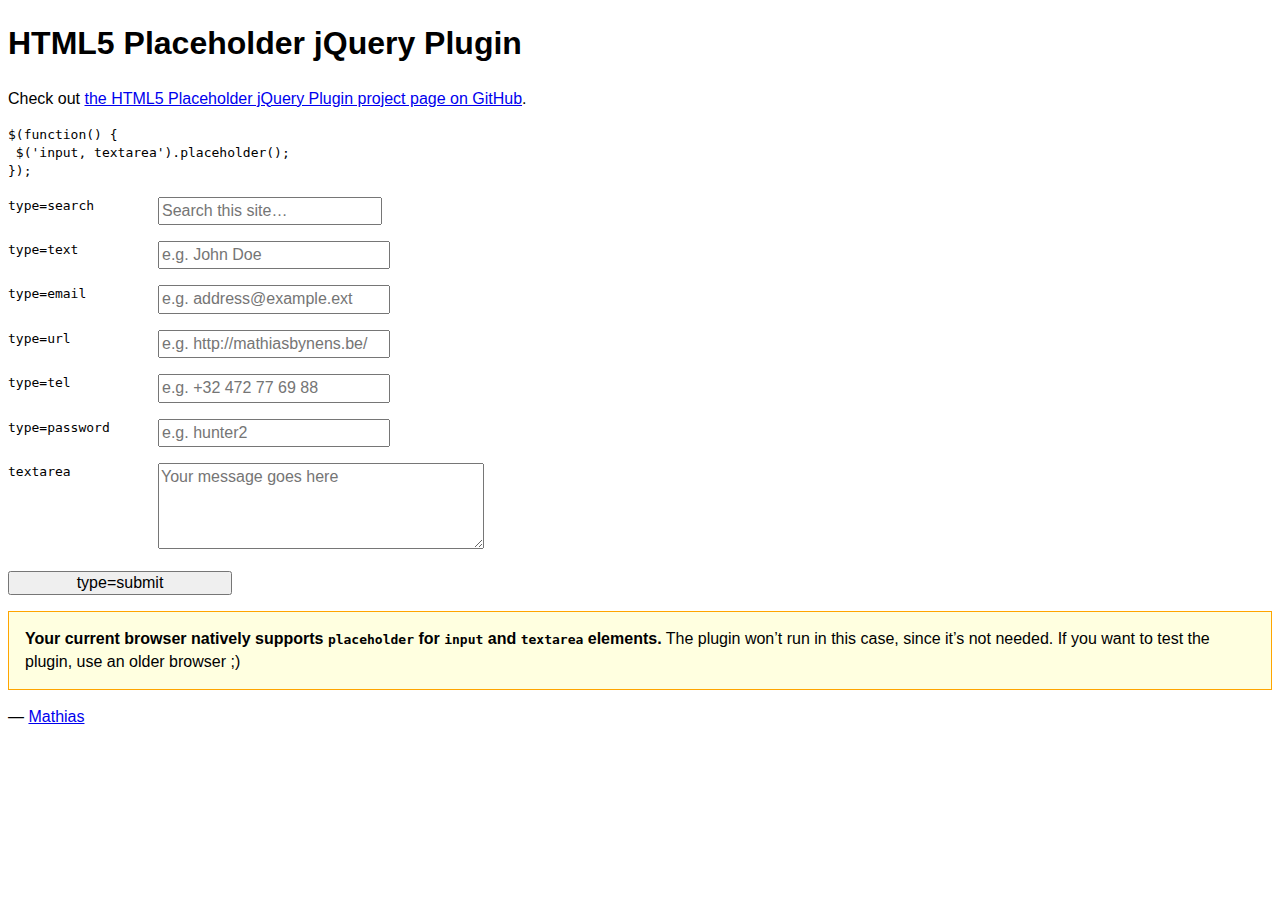
<file: bower_components/jquery-placeholder/demo.html>
<!DOCTYPE html>
<!-- If you’re looking for the online demo, it’s here: http://mathiasbynens.be/demo/placeholder -->
<html lang="en">
	<head>
		<meta charset="utf-8">
		<title>HTML5 placeholder jQuery Plugin</title>
		<style>
			body, input, textarea { font: 1em/1.4 Helvetica, Arial; }
			label code { cursor: pointer; float: left; width: 150px; }
			input { width: 14em; }
			textarea { height: 5em; width: 20em; }
			.placeholder { color: #aaa; }
			.note { border: 1px solid orange; padding: 1em; background: #ffffe0; }
			/* #p { background: lime; } */
		</style>
	</head>
	<body>
		<h1>HTML5 Placeholder jQuery Plugin</h1>
		<p>Check out <a href="http://mths.be/placeholder">the HTML5 Placeholder jQuery Plugin project page on GitHub</a>.</p>
		<pre><code>$(function() {<br> $('input, textarea').placeholder();<br>});</code></pre>
		<form>
			<p><label><code>type=search</code> <input type="search" name="search" placeholder="Search this site…"></label></p>
			<p><label><code>type=text</code> <input type="text" name="name" placeholder="e.g. John Doe"></label></p>
			<p><label><code>type=email</code> <input type="email" name="email" placeholder="e.g. address@example.ext"></label></p>
			<p><label><code>type=url</code> <input type="url" name="url" placeholder="e.g. http://mathiasbynens.be/"></label></p>
			<p><label><code>type=tel</code> <input type="tel" name="tel" placeholder="e.g. +32 472 77 69 88"></label></p>
			<p><label for="p"><code>type=password</code> </label><input type="password" name="password" placeholder="e.g. hunter2" id="p"></p>
			<p><label><code>textarea</code> <textarea name="message" placeholder="Your message goes here"></textarea></label></p>
			<p><input type="submit" value="type=submit"></p>
		</form>
		<p>— <a href="http://mathiasbynens.be/" title="Mathias Bynens, front-end developer">Mathias</a></p>
		<script src="http://ajax.googleapis.com/ajax/libs/jquery/1.10.2/jquery.min.js"></script>
		<script src="jquery.placeholder.js"></script>
		<script>
			// To test the @id toggling on password inputs in browsers that don’t support changing an input’s @type dynamically (e.g. Firefox 3.6 or IE), uncomment this:
			// $.fn.hide = function() { return this; }
			// Then uncomment the last rule in the <style> element (in the <head>).
			$(function() {
				// Invoke the plugin
				$('input, textarea').placeholder();
				// That’s it, really.
				// Now display a message if the browser supports placeholder natively
				var html;
				if ($.fn.placeholder.input && $.fn.placeholder.textarea) {
					html = '<strong>Your current browser natively supports <code>placeholder</code> for <code>input</code> and <code>textarea</code> elements.</strong> The plugin won’t run in this case, since it’s not needed. If you want to test the plugin, use an older browser ;)';
				} else if ($.fn.placeholder.input) {
					html = '<strong>Your current browser natively supports <code>placeholder</code> for <code>input</code> elements, but not for <code>textarea</code> elements.</strong> The plugin will only do its thang on the <code>textarea</code>s.';
				}
				if (html) {
					$('<p class="note">' + html + '</p>').insertAfter('form');
				}
			});
		</script>
	</body>
</html>
</file>
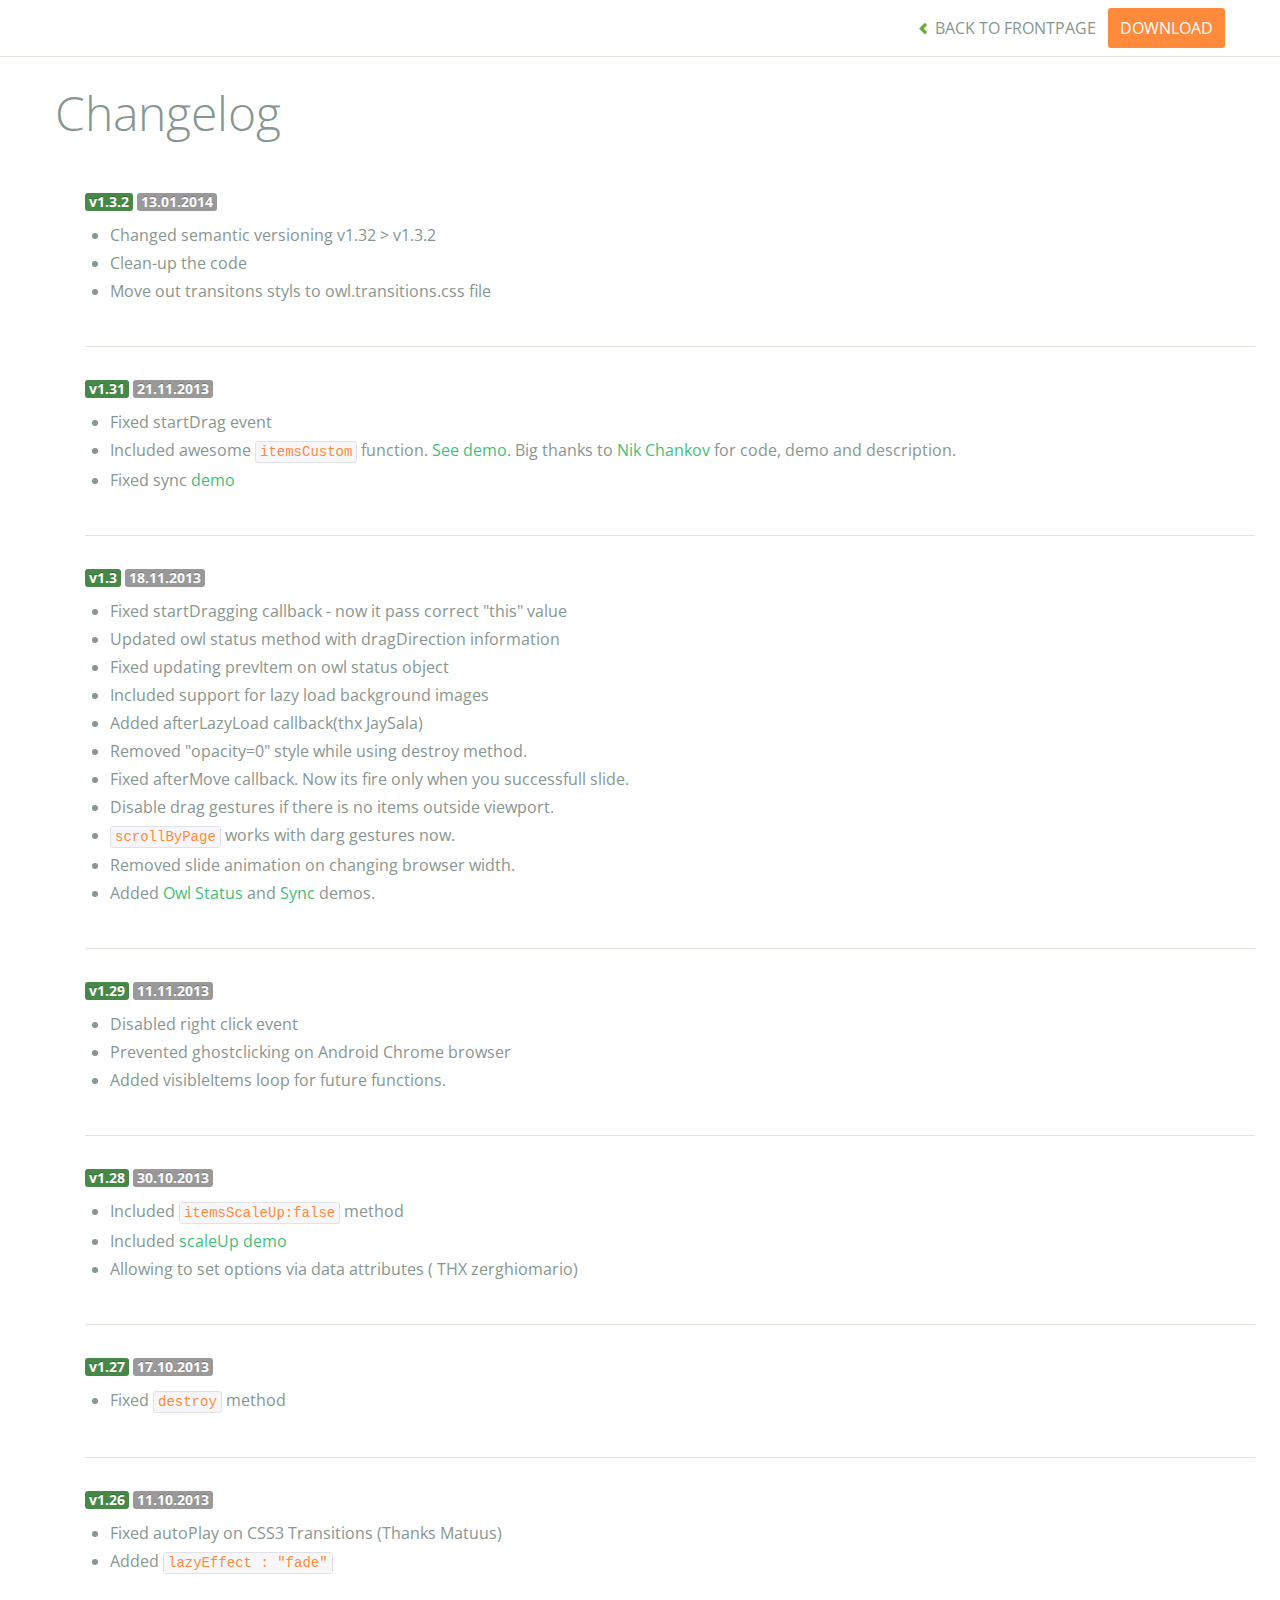
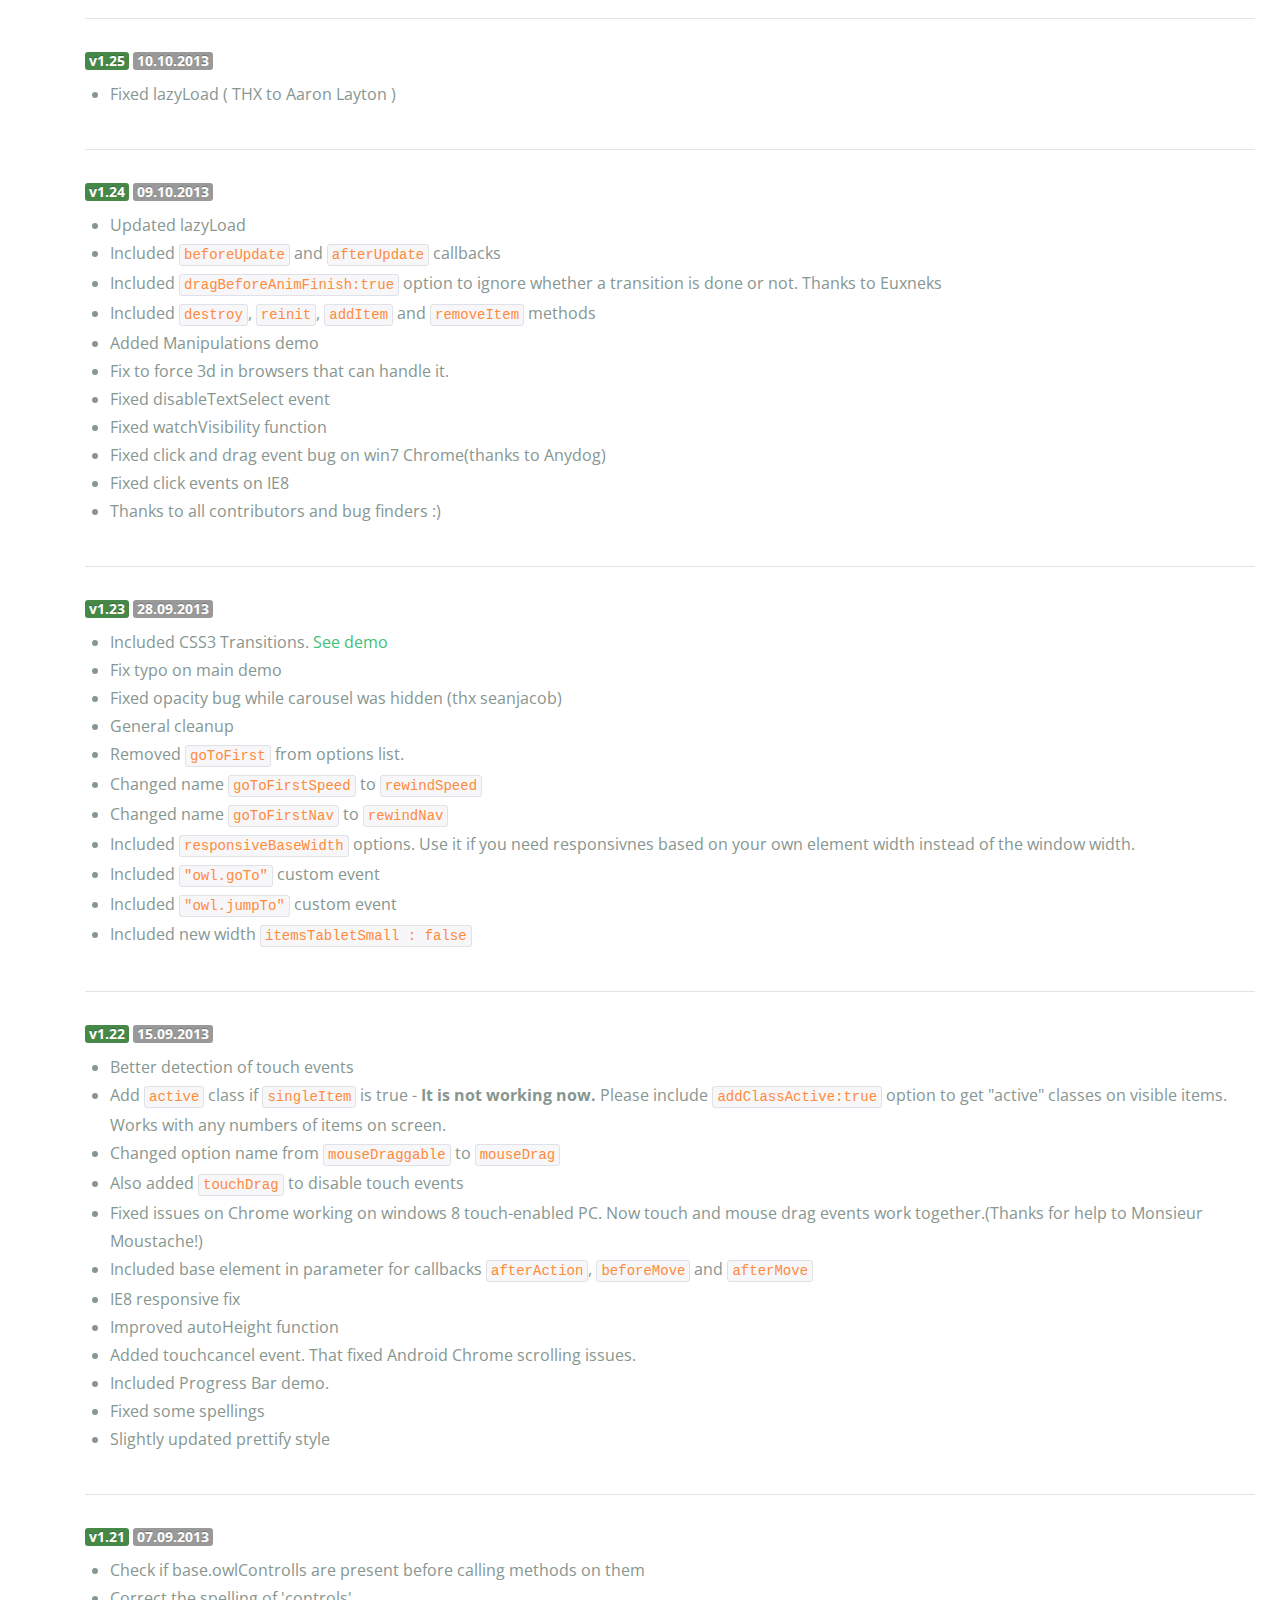
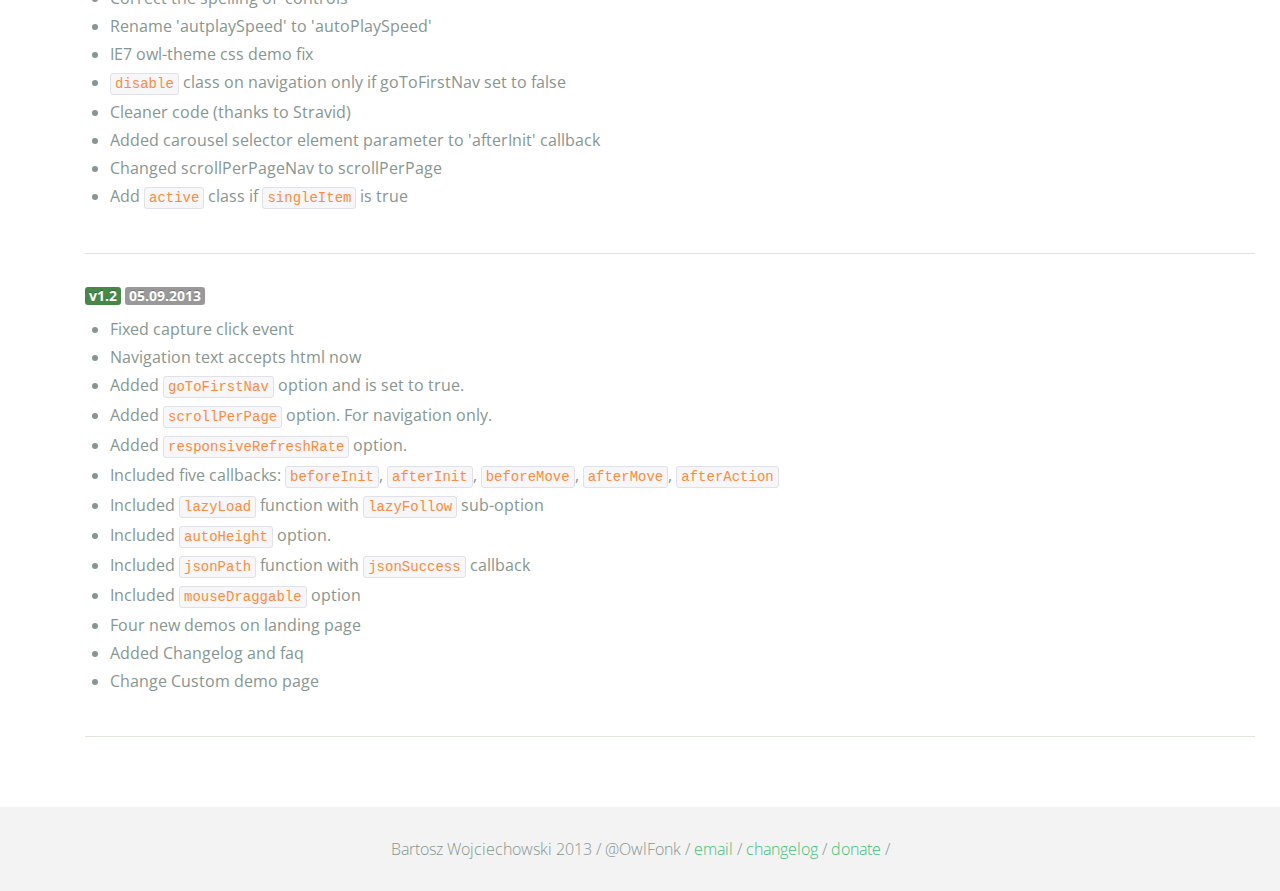
<file: bower_components/owl-carousel/changelog.html>
<!DOCTYPE html>
<html lang="en">
  <head>
    <meta charset="utf-8">
    <title>Owl Carousel - Changelog</title>
    <meta name="viewport" content="width=device-width, initial-scale=1.0">
    <meta name="description" content="jQuery Responsive Carousel - Owl Carusel">
    <meta name="author" content="Bartosz Wojciechowski">

    <link href='http://fonts.googleapis.com/css?family=Open+Sans:400italic,400,300,600,700' rel='stylesheet' type='text/css'>
    <link href="assets/css/bootstrapTheme.css" rel="stylesheet">
    <link href="assets/css/custom.css" rel="stylesheet">

    <!-- Owl Carousel Assets -->
    <link href="owl-carousel/owl.carousel.css" rel="stylesheet">
    <link href="owl-carousel/owl.theme.css" rel="stylesheet">

    <!-- Prettify -->
    <link href="assets/js/google-code-prettify/prettify.css" rel="stylesheet">
	

    <!-- Le fav and touch icons -->
    <link rel="apple-touch-icon-precomposed" sizes="144x144" href="assets/ico/apple-touch-icon-144-precomposed.png">
    <link rel="apple-touch-icon-precomposed" sizes="114x114" href="assets/ico/apple-touch-icon-114-precomposed.png">
      <link rel="apple-touch-icon-precomposed" sizes="72x72" href="assets/ico/apple-touch-icon-72-precomposed.png">
                    <link rel="apple-touch-icon-precomposed" href="assets/ico/apple-touch-icon-57-precomposed.png">
                                   <link rel="shortcut icon" href="assets/ico/favicon.png">
  </head>
  <body>

      <div id="top-nav" class="navbar navbar-fixed-top">
        <div class="navbar-inner">
          <div class="container">
            <button type="button" class="btn btn-navbar" data-toggle="collapse" data-target=".nav-collapse">
            <span class="icon-bar"></span>
            <span class="icon-bar"></span>
            <span class="icon-bar"></span>
          </button>
            <div class="nav-collapse collapse">
            <ul class="nav pull-right">
              <li><a href="index.html"><i class="icon-chevron-left"></i> Back to Frontpage</a></li>
              <li><a href="owl.carousel.zip" class="download download-on" data-spy="affix" data-offset-top="450">Download</a></li>
            </ul>
            <ul class="nav pull-left">
              
            </ul>
            </div>
          </div>
        </div>
      </div>

    <div id="changelog" class="container">
      <div class="row">
        <div class="span12">
          <h1>Changelog</h1>

          <div class="span12 log">
          <span class="label label-success">v1.3.2</span> <span class="label">13.01.2014</span>
            <ul>
              <li>Changed semantic versioning v1.32 > v1.3.2</li>
              <li>Clean-up the code</li>
              <li>Move out transitons styls to owl.transitions.css file</li>             

            </ul>
          </div>

          <div class="span12 log">
          <span class="label label-success">v1.31</span> <span class="label">21.11.2013</span>
            <ul>
              <li>Fixed startDrag event</li>
              <li>Included awesome <code>itemsCustom</code> function. <a href="demos/itemsCustom.html">See demo</a>. Big thanks to <a href="https://github.com/nchankov">Nik Chankov</a> for code, demo and description.</li>
              <li>Fixed sync <a href="demos/sync.html">demo</a></li>
            </ul>
          </div>

          <div class="span12 log">
          <span class="label label-success">v1.3</span> <span class="label">18.11.2013</span>
            <ul>
              <li>Fixed startDragging callback - now it pass correct "this" value</li>
              <li>Updated owl status method with dragDirection information</li>
              <li>Fixed updating prevItem on owl status object</li>
              <li>Included support for lazy load background images</li>
              <li>Added afterLazyLoad callback(thx JaySala)</li>
              <li>Removed "opacity=0" style while using destroy method.</li>
              <li>Fixed afterMove callback. Now its fire only when you successfull slide.</li>
              <li>Disable drag gestures if there is no items outside viewport.</li>
              <li><code>scrollByPage</code> works with darg gestures now. </li>
              <li>Removed slide animation on changing browser width.</li>
              <li>Added <a href="demos/owlStatus.html">Owl Status</a> and <a href="demos/sync.html">Sync</a> demos.</li>
            </ul>
          </div>

          <div class="span12 log">
          <span class="label label-success">v1.29</span> <span class="label">11.11.2013</span>
            <ul>
              <li>Disabled right click event</li>
              <li>Prevented ghostclicking on Android Chrome browser</li>
              <li>Added visibleItems loop for future functions.</li>
            </ul>
          </div>

          <div class="span12 log">
          <span class="label label-success">v1.28</span> <span class="label">30.10.2013</span>
            <ul>
              <li>Included <code>itemsScaleUp:false</code> method</li>
              <li>Included <a href="demos/scaleup.html">scaleUp demo</a></li>
              <li>Allowing to set options via data attributes ( THX zerghiomario)</li>
            </ul>
          </div>

          <div class="span12 log">
          <span class="label label-success">v1.27</span> <span class="label">17.10.2013</span>
            <ul>
              <li>Fixed <code>destroy</code> method</li>
            </ul>
          </div>

          <div class="span12 log">
          <span class="label label-success">v1.26</span> <span class="label">11.10.2013</span>
            <ul>
              <li>Fixed autoPlay on CSS3 Transitions (Thanks Matuus)</li>
              <li>Added <code>lazyEffect : "fade"</code></li>
            </ul>
          </div>

          <div class="span12 log">
          <span class="label label-success">v1.25</span> <span class="label">10.10.2013</span>
            <ul>
              <li>Fixed lazyLoad ( THX to Aaron Layton )</li>
            </ul>
          </div>


          <div class="span12 log">
          <span class="label label-success">v1.24</span> <span class="label">09.10.2013</span>
            <ul>
              <li>Updated lazyLoad</li>
              <li>Included <code>beforeUpdate</code> and <code>afterUpdate</code> callbacks</li>
              <li>Included <code>dragBeforeAnimFinish:true</code> option to ignore whether a transition is done or not. Thanks to Euxneks</li>
              <li>Included <code>destroy</code>, <code>reinit</code>, <code>addItem</code> and <code>removeItem</code> methods</li>
              <li>Added Manipulations demo</li>
              <li>Fix to force 3d in browsers that can handle it.</li>
              <li>Fixed disableTextSelect event</li>
              <li>Fixed watchVisibility function</li>
              <li>Fixed click and drag event bug on win7 Chrome(thanks to Anydog)</li>
              <li>Fixed click events on IE8</li>
              <li>Thanks to all contributors and bug finders :)</li>
            </ul>
          </div>

          <div class="span12 log">
          <span class="label label-success">v1.23</span> <span class="label">28.09.2013</span>
            <ul>
              <li>Included CSS3 Transitions. <a href="demos/transitions.html">See demo</a></li>
              <li>Fix typo on main demo</li>
              <li>Fixed opacity bug while carousel was hidden (thx seanjacob)</li>
              <li>General cleanup</li>
              <li>Removed <code>goToFirst</code> from options list.</li>
              <li>Changed name <code>goToFirstSpeed</code> to <code>rewindSpeed</code></li>
              <li>Changed name <code>goToFirstNav</code> to <code>rewindNav</code></li>
              <li>Included <code>responsiveBaseWidth</code> options. Use it if you need responsivnes based on your own element width instead of the window width.</li>
              <li>Included <code>"owl.goTo"</code> custom event</li>
              <li>Included <code>"owl.jumpTo"</code> custom event</li>
              <li>Included new width <code>itemsTabletSmall : false</code></li>
            </ul>
          </div>

          <div class="span12 log">
          <span class="label label-success">v1.22</span> <span class="label">15.09.2013</span>
            <ul>
              <li>Better detection of touch events</li>
              <li>Add <code>active</code> class if <code>singleItem</code> is true - <b>It is not working now.</b> Please include <code>addClassActive:true</code> option to get "active" classes on visible items. Works with any numbers of items on screen.</li>
              <li>Changed option name from <code>mouseDraggable</code> to <code>mouseDrag</code></li>
              <li>Also added <code>touchDrag</code> to disable touch events</li>
              <li>Fixed issues on Chrome working on windows 8 touch-enabled PC. Now touch and mouse drag events work together.(Thanks for help to Monsieur Moustache!)</li>
              <li>Included base element in parameter for callbacks <code>afterAction</code>, <code>beforeMove</code> and <code>afterMove</code></li>
              <li>IE8 responsive fix</li>
              <li>Improved autoHeight function</li>
              <li>Added touchcancel event. That fixed Android Chrome scrolling issues.</li>
              <li>Included Progress Bar demo.</li>
              <li>Fixed some spellings</li>
              <li>Slightly updated prettify style</li>
            </ul>
          </div>

          <div class="span12 log">
          <span class="label label-success">v1.21</span> <span class="label">07.09.2013</span>
            <ul>
              <li>Check if base.owlControlls are present before calling methods on them</li>
              <li>Correct the spelling of 'controls'</li>
              <li>Rename 'autplaySpeed' to 'autoPlaySpeed'</li>
              <li>IE7 owl-theme css demo fix</li>
              <li><code>disable</code> class on navigation only if goToFirstNav set to false</li>
              <li>Cleaner code (thanks to Stravid)</li>
              <li>Added carousel selector element parameter to 'afterInit' callback</li>
              <li>Changed scrollPerPageNav to scrollPerPage</li>
              <li>Add <code>active</code> class if <code>singleItem</code> is true</li>
            </ul>
          </div>
          <div class="span12 log">
          <span class="label label-success">v1.2</span> <span class="label">05.09.2013</span>
            <ul>
              <li>Fixed capture click event</li>
              <li>Navigation text accepts html now</li>
              <li>Added <code>goToFirstNav</code> option and is set to true.</li>
              <li>Added <code>scrollPerPage</code> option. For navigation only.</li>
              <li>Added <code>responsiveRefreshRate</code> option.</li>
              <li>Included five callbacks: <code>beforeInit</code>, <code>afterInit</code>, <code>beforeMove</code>, <code>afterMove</code>, <code>afterAction</code></li>
              <li>Included <code>lazyLoad</code> function with <code>lazyFollow</code> sub-option</li>
              <li>Included <code>autoHeight</code> option.</li>
              <li>Included <code>jsonPath</code> function with <code>jsonSuccess</code> callback</li>
              <li>Included <code>mouseDraggable</code> option</li>
              <li>Four new demos on landing page</li>
              <li>Added Changelog and faq</li>
              <li>Change Custom demo page</li>
            </ul>
          </div>
        </div>
      </div>
    </div>

    <div id="footer">
      <div class="container">
        <div class="row">
          <div class="span12">
            <h5>Bartosz Wojciechowski 2013 / @OwlFonk / 
            <a href="mailto:owl@owlgraphic.com?subject=Hey Owl!">email</a> / 
            <a href="changelog.html">changelog</a> /
            <a href="https://www.paypal.com/cgi-bin/webscr?cmd=_s-xclick&hosted_button_id=EFSGXZS7V2U9N">donate</a> / 
            </h5>
          </div>
        </div>
      </div>
    </div>


    <script src="assets/js/jquery-1.9.1.min.js"></script> 
    <script src="owl-carousel/owl.carousel.js"></script>

    <!-- Frontpage Demo -->
    <script>
    jQuery(document).ready(function($) {
      $("#owl-example").owlCarousel();
    });

    $("body").data("page", "frontpage");

    </script>
    <script src="assets/js/bootstrap-collapse.js"></script>
    <script src="assets/js/bootstrap-transition.js"></script>

    <script src="assets/js/google-code-prettify/prettify.js"></script>
	  <script src="assets/js/application.js"></script>

    <script>
    var owldomain = window.location.hostname.indexOf("owlgraphic");
    if(owldomain !== -1){
      (function(i,s,o,g,r,a,m){i['GoogleAnalyticsObject']=r;i[r]=i[r]||function(){
      (i[r].q=i[r].q||[]).push(arguments)},i[r].l=1*new Date();a=s.createElement(o),
      m=s.getElementsByTagName(o)[0];a.async=1;a.src=g;m.parentNode.insertBefore(a,m)
      })(window,document,'script','//www.google-analytics.com/analytics.js','ga');

      ga('create', 'UA-41541058-1', 'owlgraphic.com');
      ga('send', 'pageview');
    }

    </script>

  </body>
</html>
</file>
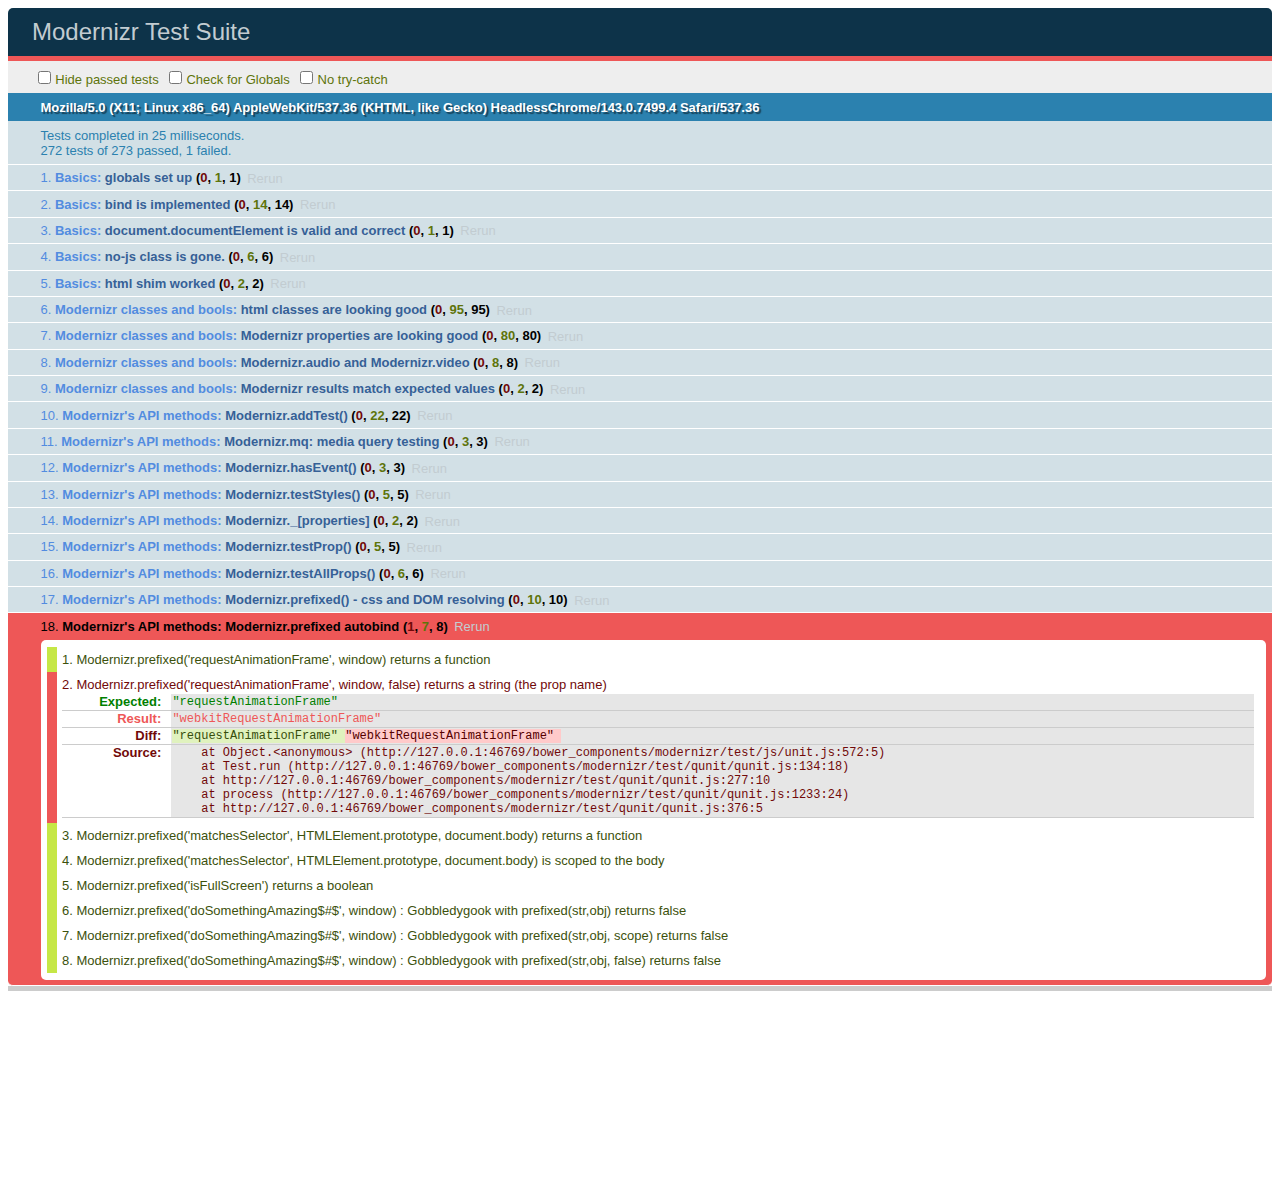
<file: bower_components/modernizr/test/basic.html>
<!DOCTYPE html>
<html class="+no-js no-js- no-js i-has-no-js">
<head>
  <meta charset="UTF-8">
  <title>Modernizr Test Suite</title>
  <link rel="stylesheet" href="qunit/qunit.css">
  <style>
     body { margin-bottom: 150px;}
     #testbed { font-family: Helvetica; color: #444; padding-bottom: 100px;}
     #testbed button { margin: 30px; font-size: 13px;}
     .data-notes, .offScreen { display:none;}
     table { width: 100%;}
     tbody tr:nth-child(even) td, tbody tr:nth-child(even) th {  border: 1px solid #ccc; border-left: 0; border-right: 0;}
     table td:nth-child(even), table th:nth-child(even) { background: #e6e6e6;}
     table tbody tr:hover td, table tbody tr:hover th { background: #e1e100!important;}
     td.wrong { background:red!important;}
     #html5section { visibility: hidden; }
     h1 label { display:none;}
     .output { padding: 0 0 0 16px;}
     .output ul { margin: 0;}
     .output li { color: #854747; }
     .output li.yes{color:#090;}
     .output li b{color:#000;}
     .output {font:14px/1.3 Inconsolata,Consolas,monospace;
                    -webkit-column-count: 5;
                       -moz-column-count: 5;
                            column-count: 5;}
      .output + .output { border-top: 5px solid #ccc; }
      textarea { width: 100%; min-height: 75px;}
      #caniusetrigger { font-size: 38px; font-family: monospace; display:block; }
  </style>

  <script src="https://raw.github.com/Modernizr/Modernizr/master/modernizr.js"></script>

  <script>window.Modernizr || document.write('<script src="../modernizr.js"><\/script>')</script>

  <script src="js/lib/polyfills.js"></script>
  <script src="js/lib/detect-global.js"></script>
  
  <script src="qunit/qunit.js"></script>
  <script src="js/lib/jquery-1.7b2.js"></script>
  
  <script src="js/setup.js"></script>
  
  <script src="js/unit.js"></script>
</head>
<body>
  <h1 id="qunit-header">Modernizr Test Suite</h1>
  <h2 id="qunit-banner"></h2>
  <div id="qunit-testrunner-toolbar"></div>
  <h2 id="qunit-userAgent"></h2>

  <ol id="qunit-tests"></ol>

  <div id="mod-output" class=output></div>
  <div id="mod-feattest-output" class=output></div>


  <br>
 
  <section><aside>this is an aside within a section</aside></section>
  
  
</body>
</html>
</file>
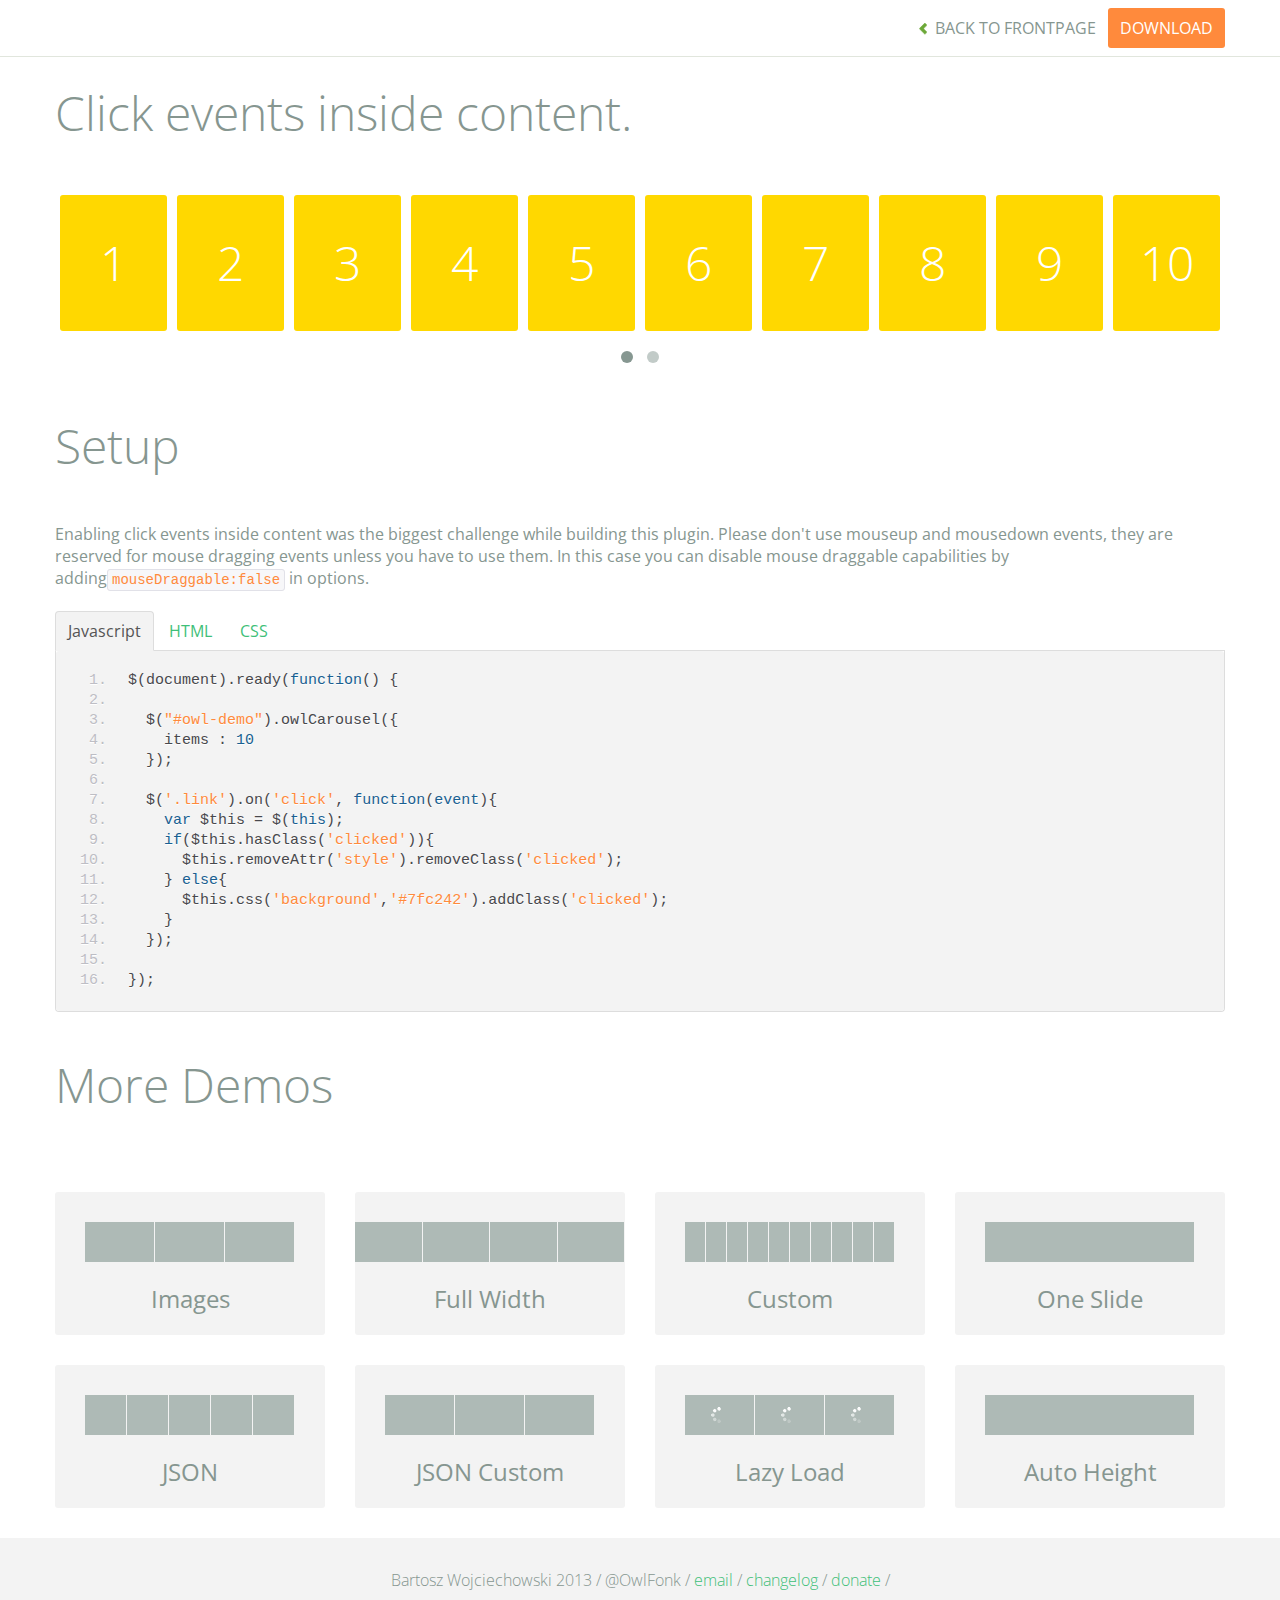
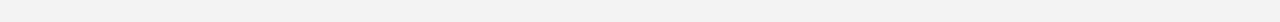
<file: bower_components/owl-carousel/demos/click.html>
<!DOCTYPE html>
<html lang="en">
  <head>
    <meta charset="utf-8">
    <title>Owl Carousel - Click Event</title>
    <meta name="viewport" content="width=device-width, initial-scale=1.0">
    <meta name="description" content="jQuery Responsive Carousel - Owl Carusel">
    <meta name="author" content="Bartosz Wojciechowski">

    <link href='http://fonts.googleapis.com/css?family=Open+Sans:400italic,400,300,600,700' rel='stylesheet' type='text/css'>
    <link href="../assets/css/bootstrapTheme.css" rel="stylesheet">
    <link href="../assets/css/custom.css" rel="stylesheet">

    <!-- Owl Carousel Assets -->
    <link href="../owl-carousel/owl.carousel.css" rel="stylesheet">
    <link href="../owl-carousel/owl.theme.css" rel="stylesheet">

    <link href="../assets/js/google-code-prettify/prettify.css" rel="stylesheet">

    <!-- Le fav and touch icons -->
    <link rel="apple-touch-icon-precomposed" sizes="144x144" href="../assets/ico/apple-touch-icon-144-precomposed.png">
    <link rel="apple-touch-icon-precomposed" sizes="114x114" href="../assets/ico/apple-touch-icon-114-precomposed.png">
      <link rel="apple-touch-icon-precomposed" sizes="72x72" href="../assets/ico/apple-touch-icon-72-precomposed.png">
                    <link rel="apple-touch-icon-precomposed" href="../assets/ico/apple-touch-icon-57-precomposed.png">
                                   <link rel="shortcut icon" href="../assets/ico/favicon.png">
  </head>
  <body>

      <div id="top-nav" class="navbar navbar-fixed-top">
        <div class="navbar-inner">
          <div class="container">
            <button type="button" class="btn btn-navbar" data-toggle="collapse" data-target=".nav-collapse">
            <span class="icon-bar"></span>
            <span class="icon-bar"></span>
            <span class="icon-bar"></span>
          </button>
            <div class="nav-collapse collapse">
            <ul class="nav pull-right">
              <li><a href="../index.html"><i class="icon-chevron-left"></i> Back to Frontpage</a></li>
              <li><a href="../owl.carousel.zip" class="download download-on" data-spy="affix" data-offset-top="450">Download</a></li>
            </ul>
            <ul class="nav pull-left">
              
            </ul>
            </div>
          </div>
        </div>
      </div>
   
    <div id="title">
      <div class="container">
        <div class="row">
          <div class="span12">
            <h1>Click events inside content.</h1>
          </div>
        </div>
      </div>
    </div>

      <div id="demo">
        <div class="container">
          <div class="row">
            <div class="span12">

              <div id="owl-demo" class="owl-carousel">
                
                <a class="item link"><h1>1</h1></a>
                <a class="item link"><h1>2</h1></a>
                <a class="item link"><h1>3</h1></a>
                <a class="item link"><h1>4</h1></a>
                <a class="item link"><h1>5</h1></a>
                <a class="item link"><h1>6</h1></a>
                <a class="item link"><h1>7</h1></a>
                <a class="item link"><h1>8</h1></a>
                <a class="item link"><h1>9</h1></a>
                <a class="item link"><h1>10</h1></a>
                <a class="item link"><h1>11</h1></a>
                <a class="item link"><h1>12</h1></a>
                <a class="item link"><h1>13</h1></a>
                <a class="item link"><h1>14</h1></a>
                <a class="item link"><h1>15</h1></a>
                <a class="item link"><h1>16</h1></a>

              </div>
            </div>
          </div>
        </div>

    </div>

    <div id="example-info">
      <div class="container">
        <div class="row">
          <div class="span12">
            <h1>Setup</h1>
            <p>Enabling click events inside content was the biggest challenge while building this plugin. Please don't use mouseup and mousedown events, they are reserved for mouse dragging events unless you have to use them. In this case you can disable mouse draggable capabilities by adding<code>mouseDraggable:false</code> in options.
            </p>
            <ul class="nav nav-tabs" id="myTab">
              <li class="active"><a href="#javascript">Javascript</a></li>
              <li><a href="#HTML">HTML</a></li>
              <li><a href="#CSS">CSS</a></li>
            </ul>
             
            <div class="tab-content">

              <div class="tab-pane active" id="javascript">
<pre class="pre-show prettyprint linenums">
$(document).ready(function() {

  $("#owl-demo").owlCarousel({
    items : 10
  });

  $('.link').on('click', function(event){
    var $this = $(this);
    if($this.hasClass('clicked')){
      $this.removeAttr('style').removeClass('clicked');
    } else{
      $this.css('background','#7fc242').addClass('clicked');
    }
  });

})&#59;
</pre>

              </div>

              <div class="tab-pane" id="HTML">
<pre class="pre-show prettyprint linenums">
&lt;div id="owl-demo" class="owl-carousel"&gt;
  &lt;a class="item link"&gt;&lt;h1&gt;1&lt;/h1&gt;&lt;/a&gt;
  &lt;a class="item link"&gt;&lt;h1&gt;2&lt;/h1&gt;&lt;/a&gt;
  &lt;a class="item link"&gt;&lt;h1&gt;3&lt;/h1&gt;&lt;/a&gt;
  &lt;a class="item link"&gt;&lt;h1&gt;4&lt;/h1&gt;&lt;/a&gt;
  &lt;a class="item link"&gt;&lt;h1&gt;5&lt;/h1&gt;&lt;/a&gt;
  &lt;a class="item link"&gt;&lt;h1&gt;6&lt;/h1&gt;&lt;/a&gt;
  &lt;a class="item link"&gt;&lt;h1&gt;7&lt;/h1&gt;&lt;/a&gt;
  &lt;a class="item link"&gt;&lt;h1&gt;8&lt;/h1&gt;&lt;/a&gt;
  &lt;a class="item link"&gt;&lt;h1&gt;9&lt;/h1&gt;&lt;/a&gt;
  &lt;a class="item link"&gt;&lt;h1&gt;10&lt;/h1&gt;&lt;/a&gt;
  &lt;a class="item link"&gt;&lt;h1&gt;11&lt;/h1&gt;&lt;/a&gt;
  &lt;a class="item link"&gt;&lt;h1&gt;12&lt;/h1&gt;&lt;/a&gt;
  &lt;a class="item link"&gt;&lt;h1&gt;13&lt;/h1&gt;&lt;/a&gt;
  &lt;a class="item link"&gt;&lt;h1&gt;14&lt;/h1&gt;&lt;/a&gt;
  &lt;a class="item link"&gt;&lt;h1&gt;15&lt;/h1&gt;&lt;/a&gt;
  &lt;a class="item link"&gt;&lt;h1&gt;16&lt;/h1&gt;&lt;/a&gt;
&lt;/div&gt;
</pre>
              </div>

              <div class="tab-pane" id="CSS">
<pre class="pre-show prettyprint linenums">
#owl-demo .item{
  display: block;
  cursor: pointer;
  background: #ffd800;
  padding: 30px 0px;
  margin: 5px;
  color: #FFF;
  -webkit-border-radius: 3px;
  -moz-border-radius: 3px;
  border-radius: 3px;
  text-align: center;
  -webkit-tap-highlight-color: rgba(255, 255, 255, 0); 
}
#owl-demo .item:hover{
  background: #F2CD00;
}
</pre>
              </div>
            </div><!--End Tab Content-->

          </div>
        </div>
      </div>
    </div>

    <div id="more">
      <div class="container">

        <div class="row">
          <div class="span12">
            <h1>More Demos</h1>
          </div>
        </div>

        <div class="row demos-row">
          <div class="span3">
            <a href="images.html" class="demo-box">
              <div class="demo-wrapper demo-images clearfix">
                <div class="demo-slide"><div class="bg"></div></div>
                <div class="demo-slide"><div class="bg"></div></div>
                <div class="demo-slide"><div class="bg"></div></div>
              </div>
              <h3>Images</h3>
            </a>
          </div>

          <div class="span3">
            <a href="full.html" class="demo-box">
              <div class="demo-wrapper demo-full clearfix">
                <div class="demo-slide"><div class="bg"></div></div>
                <div class="demo-slide"><div class="bg"></div></div>
                <div class="demo-slide"><div class="bg"></div></div>
                <div class="demo-slide"><div class="bg"></div></div>
              </div>
              <h3>Full Width</h3>
            </a>
          </div>

          <div class="span3">
            <a href="custom.html" class="demo-box">
              <div class="demo-wrapper demo-custom clearfix">
                <div class="demo-slide"><div class="bg"></div></div>
                <div class="demo-slide"><div class="bg"></div></div>
                <div class="demo-slide"><div class="bg"></div></div>
                <div class="demo-slide"><div class="bg"></div></div>
                <div class="demo-slide"><div class="bg"></div></div>
                <div class="demo-slide"><div class="bg"></div></div>
                <div class="demo-slide"><div class="bg"></div></div>
                <div class="demo-slide"><div class="bg"></div></div>
                <div class="demo-slide"><div class="bg"></div></div>
                <div class="demo-slide"><div class="bg"></div></div>
              </div>
              <h3>Custom</h3>
            </a>
          </div>

          <div class="span3">
            <a href="one.html" class="demo-box">
              <div class="demo-wrapper demo-one clearfix">
                <div class="demo-slide"><div class="bg"></div></div>
              </div>
              <h3>One Slide</h3>
            </a>
          </div>

        </div>
        <div class="row demos-row">
          <div class="span3">
            <a href="json.html" class="demo-box">
              <div class="demo-wrapper demo-Json clearfix">
                <div class="demo-slide"><div class="bg"></div></div>
                <div class="demo-slide"><div class="bg"></div></div>
                <div class="demo-slide"><div class="bg"></div></div>
                <div class="demo-slide"><div class="bg"></div></div>
                <div class="demo-slide"><div class="bg"></div></div>
              </div>
              <h3>JSON</h3>
            </a>
          </div>

          <div class="span3">
            <a href="customJson.html" class="demo-box">
              <div class="demo-wrapper demo-Json-custom clearfix">
                <div class="demo-slide"><div class="bg"></div></div>
                <div class="demo-slide"><div class="bg"></div></div>
                <div class="demo-slide"><div class="bg"></div></div>
              </div>
              <h3>JSON Custom</h3>
            </a>
          </div>

          <div class="span3">
            <a href="lazyLoad.html" class="demo-box">
              <div class="demo-wrapper demo-lazy clearfix">
                <div class="demo-slide"><div class="bg"></div></div>
                <div class="demo-slide"><div class="bg"></div></div>
                <div class="demo-slide"><div class="bg"></div></div>
              </div>
              <h3>Lazy Load</h3>
            </a>
          </div>

          <div class="span3">
            <a href="autoHeight.html" class="demo-box">
              <div class="demo-wrapper demo-height clearfix">
                <div class="demo-slide"><div class="bg"></div></div>
              </div>
              <h3>Auto Height</h3>
            </a>
          </div>

        </div>
      </div>
    </div>
 
    <div id="footer">
      <div class="container">
        <div class="row">
          <div class="span12">
            <h5>Bartosz Wojciechowski 2013 / @OwlFonk / 
            <a href="mailto:owl@owlgraphic.com?subject=Hey Owl!">email</a> / 
            <a href="../changelog.html">changelog</a> /
            <a href="https://www.paypal.com/cgi-bin/webscr?cmd=_s-xclick&hosted_button_id=EFSGXZS7V2U9N">donate</a> / 
            <a href="https://twitter.com/share" class="twitter-share-button" data-url="http://owlgraphic.com/owlcarousel/" data-text="Awesome jQuery Owl Carousel Responsive Plugin" data-via="OwlFonk" data-count="none" data-hashtags="owlcarousel"></a>
            <script>
            var owldomain = window.location.hostname.indexOf("owlgraphic");
            if(owldomain !== -1){
              !function(d,s,id){var js,fjs=d.getElementsByTagName(s)[0],p=/^http:/.test(d.location)?'http':'https';if(!d.getElementById(id)){js=d.createElement(s);js.id=id;js.src=p+'://platform.twitter.com/widgets.js';fjs.parentNode.insertBefore(js,fjs);}}(document, 'script', 'twitter-wjs');
            }
            </script>
            </h5>
          </div>
        </div>
      </div>
    </div>


    <script src="../assets/js/jquery-1.9.1.min.js"></script> 
    <script src="../owl-carousel/owl.carousel.js"></script>


    <!-- Demo -->

    <style>
    #owl-demo .item{
        display: block;
        cursor: pointer;
        background: #ffd800;
        padding: 30px 0px;
        margin: 5px;
        color: #FFF;
        -webkit-border-radius: 3px;
        -moz-border-radius: 3px;
        border-radius: 3px;
        text-align: center;
        -webkit-tap-highlight-color: rgba(255, 255, 255, 0); 
    }
    #owl-demo .item:hover{
      background: #F2CD00;
    }
    </style>


    <script>
    $(document).ready(function() {

      $("#owl-demo").owlCarousel({
        items : 10
      });

      $('.link').on('click', function(event){
        var $this = $(this);
        if($this.hasClass('clicked')){
          $this.removeAttr('style').removeClass('clicked');
        } else{
          $this.css('background','#7fc242').addClass('clicked');
        }
      });


    });
    </script>


    <script src="../assets/js/bootstrap-collapse.js"></script>
    <script src="../assets/js/bootstrap-transition.js"></script>
    <script src="../assets/js/bootstrap-tab.js"></script>

    <script src="../assets/js/google-code-prettify/prettify.js"></script>
	  <script src="../assets/js/application.js"></script>

  </body>
</html>
</file>
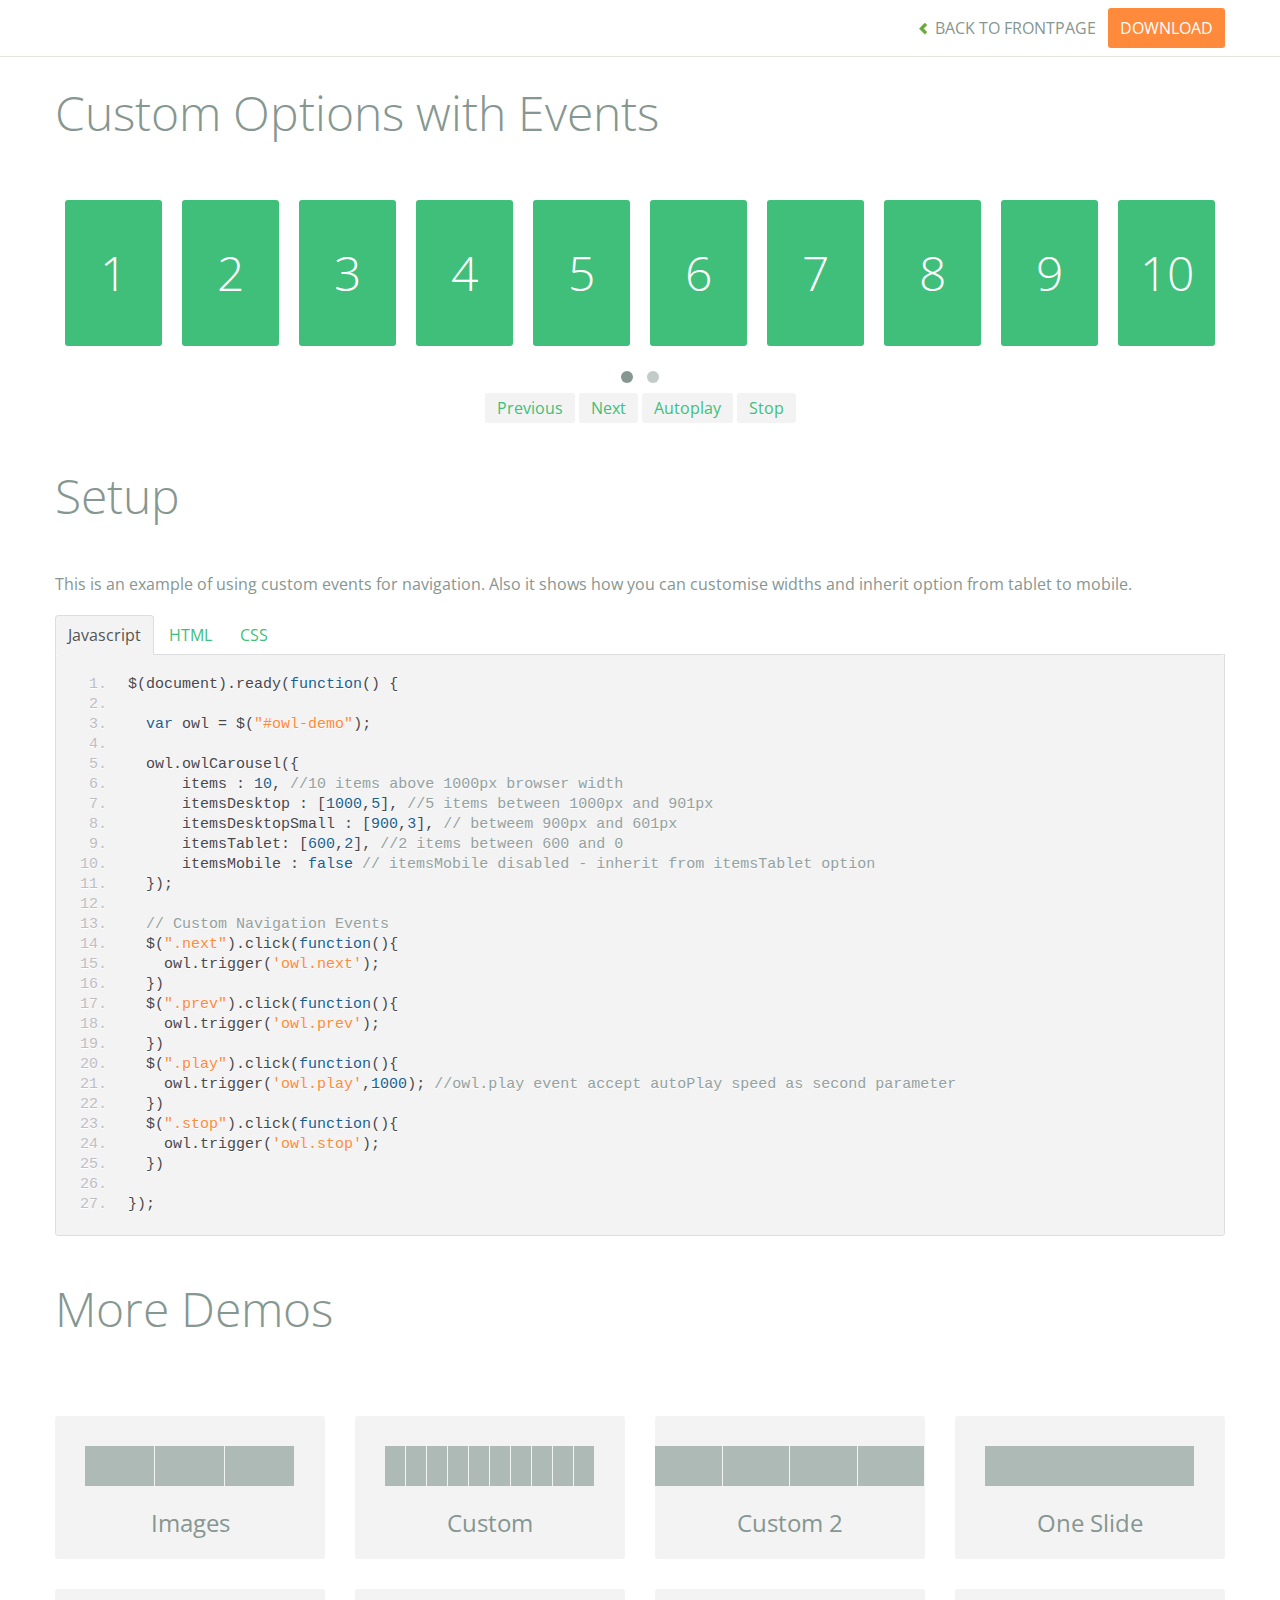
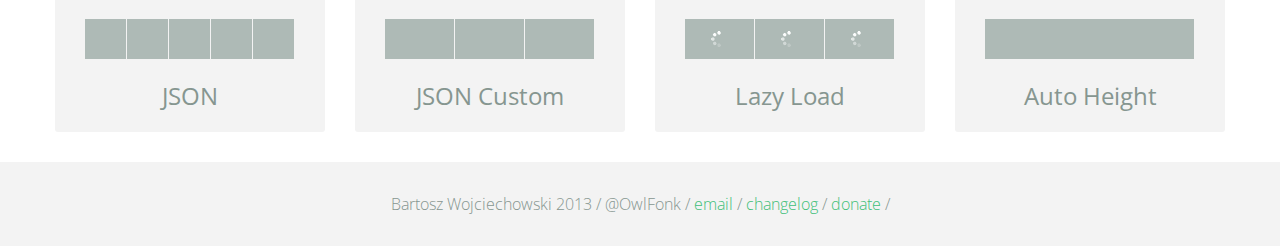
<file: bower_components/owl-carousel/demos/custom.html>
<!DOCTYPE html>
<html lang="en">
  <head>
    <meta charset="utf-8">
    <title>Owl Carousel - Custom</title>
    <meta name="viewport" content="width=device-width, initial-scale=1.0">
    <meta name="description" content="jQuery Responsive Carousel - Owl Carusel">
    <meta name="author" content="Bartosz Wojciechowski">

    <link href='http://fonts.googleapis.com/css?family=Open+Sans:400italic,400,300,600,700' rel='stylesheet' type='text/css'>
    <link href="../assets/css/bootstrapTheme.css" rel="stylesheet">
    <link href="../assets/css/custom.css" rel="stylesheet">

    <!-- Owl Carousel Assets -->
    <link href="../owl-carousel/owl.carousel.css" rel="stylesheet">
    <link href="../owl-carousel/owl.theme.css" rel="stylesheet">

    <link href="../assets/js/google-code-prettify/prettify.css" rel="stylesheet">

    <!-- Le fav and touch icons -->
    <link rel="apple-touch-icon-precomposed" sizes="144x144" href="../assets/ico/apple-touch-icon-144-precomposed.png">
    <link rel="apple-touch-icon-precomposed" sizes="114x114" href="../assets/ico/apple-touch-icon-114-precomposed.png">
      <link rel="apple-touch-icon-precomposed" sizes="72x72" href="../assets/ico/apple-touch-icon-72-precomposed.png">
                    <link rel="apple-touch-icon-precomposed" href="../assets/ico/apple-touch-icon-57-precomposed.png">
                                   <link rel="shortcut icon" href="../assets/ico/favicon.png">
  </head>
  <body>

      <div id="top-nav" class="navbar navbar-fixed-top">
        <div class="navbar-inner">
          <div class="container">
            <button type="button" class="btn btn-navbar" data-toggle="collapse" data-target=".nav-collapse">
            <span class="icon-bar"></span>
            <span class="icon-bar"></span>
            <span class="icon-bar"></span>
          </button>
            <div class="nav-collapse collapse">
            <ul class="nav pull-right">
              <li><a href="../index.html"><i class="icon-chevron-left"></i> Back to Frontpage</a></li>
              <li><a href="../owl.carousel.zip" class="download download-on" data-spy="affix" data-offset-top="450">Download</a></li>
            </ul>
            <ul class="nav pull-left">
              
            </ul>
            </div>
          </div>
        </div>
      </div>
   
    <div id="title">
      <div class="container">
        <div class="row">
          <div class="span12">
            <h1>Custom Options with Events</h1>
          </div>
        </div>
      </div>
    </div>

      <div id="demo">
        <div class="container">
          <div class="row">
            <div class="span12">

              <div id="owl-demo" class="owl-carousel">
                
                <div class="item"><h1>1</h1></div>
                <div class="item"><h1>2</h1></div>
                <div class="item"><h1>3</h1></div>
                <div class="item"><h1>4</h1></div>
                <div class="item"><h1>5</h1></div>
                <div class="item"><h1>6</h1></div>
                <div class="item"><h1>7</h1></div>
                <div class="item"><h1>8</h1></div>
                <div class="item"><h1>9</h1></div>
                <div class="item"><h1>10</h1></div>
                <div class="item"><h1>11</h1></div>
                <div class="item"><h1>12</h1></div>
                <div class="item"><h1>13</h1></div>
                <div class="item"><h1>14</h1></div>
                <div class="item"><h1>15</h1></div>
                <div class="item"><h1>16</h1></div>

              </div>
              <div class="customNavigation">
                <a class="btn prev">Previous</a>
                <a class="btn next">Next</a>
                <a class="btn play">Autoplay</a>
                <a class="btn stop">Stop</a>
              </div>

            </div>
          </div>
        </div>

    </div>

    <div id="example-info">
      <div class="container">
        <div class="row">
          <div class="span12">
            <h1>Setup</h1>
            <p>This is an example of using custom events for navigation. Also it shows how you can customise widths and inherit option from tablet to mobile.
            </p>
            <ul class="nav nav-tabs" id="myTab">
              <li class="active"><a href="#javascript">Javascript</a></li>
              <li><a href="#HTML">HTML</a></li>
              <li><a href="#CSS">CSS</a></li>
            </ul>
             
            <div class="tab-content">

              <div class="tab-pane active" id="javascript">
<pre class="pre-show prettyprint linenums">
$(document).ready(function() {

  var owl = &#36;("#owl-demo")&#59;

  owl.owlCarousel({
      items : 10, //10 items above 1000px browser width
      itemsDesktop : [1000,5], //5 items between 1000px and 901px
      itemsDesktopSmall : [900,3], // betweem 900px and 601px
      itemsTablet: [600,2], //2 items between 600 and 0
      itemsMobile : false // itemsMobile disabled - inherit from itemsTablet option
  })&#59;

  // Custom Navigation Events
  $(".next").click(function(){
    owl.trigger('owl.next')&#59;
  })
  $(".prev").click(function(){
    owl.trigger('owl.prev')&#59;
  })
  $(".play").click(function(){
    owl.trigger('owl.play',1000)&#59; //owl.play event accept autoPlay speed as second parameter
  })
  $(".stop").click(function(){
    owl.trigger('owl.stop')&#59;
  })

})&#59;
</pre>

              </div>

              <div class="tab-pane" id="HTML">
<pre class="pre-show prettyprint linenums">
&lt;div id="owl-demo" class="owl-carousel owl-theme"&gt;
  &lt;div class="item"&gt;&lt;h1&gt;1&lt;/h1&gt;&lt;/div&gt;
  &lt;div class="item"&gt;&lt;h1&gt;2&lt;/h1&gt;&lt;/div&gt;
  &lt;div class="item"&gt;&lt;h1&gt;3&lt;/h1&gt;&lt;/div&gt;
  &lt;div class="item"&gt;&lt;h1&gt;4&lt;/h1&gt;&lt;/div&gt;
  &lt;div class="item"&gt;&lt;h1&gt;5&lt;/h1&gt;&lt;/div&gt;
  &lt;div class="item"&gt;&lt;h1&gt;6&lt;/h1&gt;&lt;/div&gt;
  &lt;div class="item"&gt;&lt;h1&gt;7&lt;/h1&gt;&lt;/div&gt;
  &lt;div class="item"&gt;&lt;h1&gt;8&lt;/h1&gt;&lt;/div&gt;
  &lt;div class="item"&gt;&lt;h1&gt;9&lt;/h1&gt;&lt;/div&gt;
  &lt;div class="item"&gt;&lt;h1&gt;10&lt;/h1&gt;&lt;/div&gt;
  &lt;div class="item"&gt;&lt;h1&gt;11&lt;/h1&gt;&lt;/div&gt;
  &lt;div class="item"&gt;&lt;h1&gt;12&lt;/h1&gt;&lt;/div&gt;
  &lt;div class="item"&gt;&lt;h1&gt;13&lt;/h1&gt;&lt;/div&gt;
  &lt;div class="item"&gt;&lt;h1&gt;14&lt;/h1&gt;&lt;/div&gt;
  &lt;div class="item"&gt;&lt;h1&gt;15&lt;/h1&gt;&lt;/div&gt;
  &lt;div class="item"&gt;&lt;h1&gt;16&lt;/h1&gt;&lt;/div&gt;
&lt;/div&gt;

&lt;div class="customNavigation"&gt;
  &lt;a class="btn prev"&gt;Previous&lt;/a&gt;
  &lt;a class="btn next"&gt;Next&lt;/a&gt;
  &lt;a class="btn play"&gt;Autoplay&lt;/a&gt;
  &lt;a class="btn stop"&gt;Stop&lt;/a&gt;
&lt;/div&gt;
</pre>
              </div>

              <div class="tab-pane" id="CSS">
<pre class="pre-show prettyprint linenums">
#owl-demo .item{
  background: #3fbf79;
  padding: 30px 0px;
  margin: 10px;
  color: #FFF;
  -webkit-border-radius: 3px;
  -moz-border-radius: 3px;
  border-radius: 3px;
  text-align: center;
}
.customNavigation{
  text-align: center;
}
//use styles below to disable ugly selection
.customNavigation a{
  -webkit-user-select: none;
  -khtml-user-select: none;
  -moz-user-select: none;
  -ms-user-select: none;
  user-select: none;
  -webkit-tap-highlight-color: rgba(0, 0, 0, 0);
}

</pre>
              </div>
            </div><!--End Tab Content-->

          </div>
        </div>
      </div>
    </div>

    <div id="more">
      <div class="container">

        <div class="row">
          <div class="span12">
            <h1>More Demos</h1>
          </div>
        </div>

        <div class="row demos-row">
          <div class="span3">
            <a href="images.html" class="demo-box">
              <div class="demo-wrapper demo-images clearfix">
                <div class="demo-slide"><div class="bg"></div></div>
                <div class="demo-slide"><div class="bg"></div></div>
                <div class="demo-slide"><div class="bg"></div></div>
              </div>
              <h3>Images</h3>
            </a>
          </div>

          <div class="span3">
            <a href="custom.html" class="demo-box">
              <div class="demo-wrapper demo-custom clearfix">
                <div class="demo-slide"><div class="bg"></div></div>
                <div class="demo-slide"><div class="bg"></div></div>
                <div class="demo-slide"><div class="bg"></div></div>
                <div class="demo-slide"><div class="bg"></div></div>
                <div class="demo-slide"><div class="bg"></div></div>
                <div class="demo-slide"><div class="bg"></div></div>
                <div class="demo-slide"><div class="bg"></div></div>
                <div class="demo-slide"><div class="bg"></div></div>
                <div class="demo-slide"><div class="bg"></div></div>
                <div class="demo-slide"><div class="bg"></div></div>
              </div>
              <h3>Custom</h3>
            </a>
          </div>

          <div class="span3">
            <a href="itemsCustom.html" class="demo-box">
              <div class="demo-wrapper demo-full clearfix">
                <div class="demo-slide"><div class="bg"></div></div>
                <div class="demo-slide"><div class="bg"></div></div>
                <div class="demo-slide"><div class="bg"></div></div>
                <div class="demo-slide"><div class="bg"></div></div>
              </div>
              <h3>Custom 2</h3>
            </a>
          </div>

          <div class="span3">
            <a href="one.html" class="demo-box">
              <div class="demo-wrapper demo-one clearfix">
                <div class="demo-slide"><div class="bg"></div></div>
              </div>
              <h3>One Slide</h3>
            </a>
          </div>

        </div>
        <div class="row demos-row">
          <div class="span3">
            <a href="json.html" class="demo-box">
              <div class="demo-wrapper demo-Json clearfix">
                <div class="demo-slide"><div class="bg"></div></div>
                <div class="demo-slide"><div class="bg"></div></div>
                <div class="demo-slide"><div class="bg"></div></div>
                <div class="demo-slide"><div class="bg"></div></div>
                <div class="demo-slide"><div class="bg"></div></div>
              </div>
              <h3>JSON</h3>
            </a>
          </div>

          <div class="span3">
            <a href="customJson.html" class="demo-box">
              <div class="demo-wrapper demo-Json-custom clearfix">
                <div class="demo-slide"><div class="bg"></div></div>
                <div class="demo-slide"><div class="bg"></div></div>
                <div class="demo-slide"><div class="bg"></div></div>
              </div>
              <h3>JSON Custom</h3>
            </a>
          </div>

          <div class="span3">
            <a href="lazyLoad.html" class="demo-box">
              <div class="demo-wrapper demo-lazy clearfix">
                <div class="demo-slide"><div class="bg"></div></div>
                <div class="demo-slide"><div class="bg"></div></div>
                <div class="demo-slide"><div class="bg"></div></div>
              </div>
              <h3>Lazy Load</h3>
            </a>
          </div>

          <div class="span3">
            <a href="autoHeight.html" class="demo-box">
              <div class="demo-wrapper demo-height clearfix">
                <div class="demo-slide"><div class="bg"></div></div>
              </div>
              <h3>Auto Height</h3>
            </a>
          </div>

        </div>
      </div>
    </div>


 
    <div id="footer">
      <div class="container">
        <div class="row">
          <div class="span12">
            <h5>Bartosz Wojciechowski 2013 / @OwlFonk / 
            <a href="mailto:owl@owlgraphic.com?subject=Hey Owl!">email</a> / 
            <a href="../changelog.html">changelog</a> /
            <a href="https://www.paypal.com/cgi-bin/webscr?cmd=_s-xclick&hosted_button_id=EFSGXZS7V2U9N">donate</a> / 
            <a href="https://twitter.com/share" class="twitter-share-button" data-url="http://owlgraphic.com/owlcarousel/" data-text="Awesome jQuery Owl Carousel Responsive Plugin" data-via="OwlFonk" data-count="none" data-hashtags="owlcarousel"></a>
            <script>
            var owldomain = window.location.hostname.indexOf("owlgraphic");
            if(owldomain !== -1){
              !function(d,s,id){var js,fjs=d.getElementsByTagName(s)[0],p=/^http:/.test(d.location)?'http':'https';if(!d.getElementById(id)){js=d.createElement(s);js.id=id;js.src=p+'://platform.twitter.com/widgets.js';fjs.parentNode.insertBefore(js,fjs);}}(document, 'script', 'twitter-wjs');
            }
            </script>
            </h5>
          </div>
        </div>
      </div>
    </div>


    <script src="../assets/js/jquery-1.9.1.min.js"></script> 
    <script src="../owl-carousel/owl.carousel.js"></script>


    <!-- Demo -->

    <style>
    #owl-demo .item{
        background: #3fbf79;
        padding: 30px 0px;
        margin: 10px;
        color: #FFF;
        -webkit-border-radius: 3px;
        -moz-border-radius: 3px;
        border-radius: 3px;
        text-align: center;
    }
    .customNavigation{
      text-align: center;
    }
    .customNavigation a{
      -webkit-user-select: none;
      -khtml-user-select: none;
      -moz-user-select: none;
      -ms-user-select: none;
      user-select: none;
      -webkit-tap-highlight-color: rgba(0, 0, 0, 0);
    }
    </style>


    <script>
    $(document).ready(function() {

      var owl = $("#owl-demo");

      owl.owlCarousel({

      items : 10, //10 items above 1000px browser width
      itemsDesktop : [1000,5], //5 items between 1000px and 901px
      itemsDesktopSmall : [900,3], // 3 items betweem 900px and 601px
      itemsTablet: [600,2], //2 items between 600 and 0;
      itemsMobile : false // itemsMobile disabled - inherit from itemsTablet option
      
      });

      // Custom Navigation Events
      $(".next").click(function(){
        owl.trigger('owl.next');
      })
      $(".prev").click(function(){
        owl.trigger('owl.prev');
      })
      $(".play").click(function(){
        owl.trigger('owl.play',1000);
      })
      $(".stop").click(function(){
        owl.trigger('owl.stop');
      })


    });
    </script>


    <script src="../assets/js/bootstrap-collapse.js"></script>
    <script src="../assets/js/bootstrap-transition.js"></script>
    <script src="../assets/js/bootstrap-tab.js"></script>

    <script src="../assets/js/google-code-prettify/prettify.js"></script>
    <script src="../assets/js/application.js"></script>

  </body>
</html>
</file>
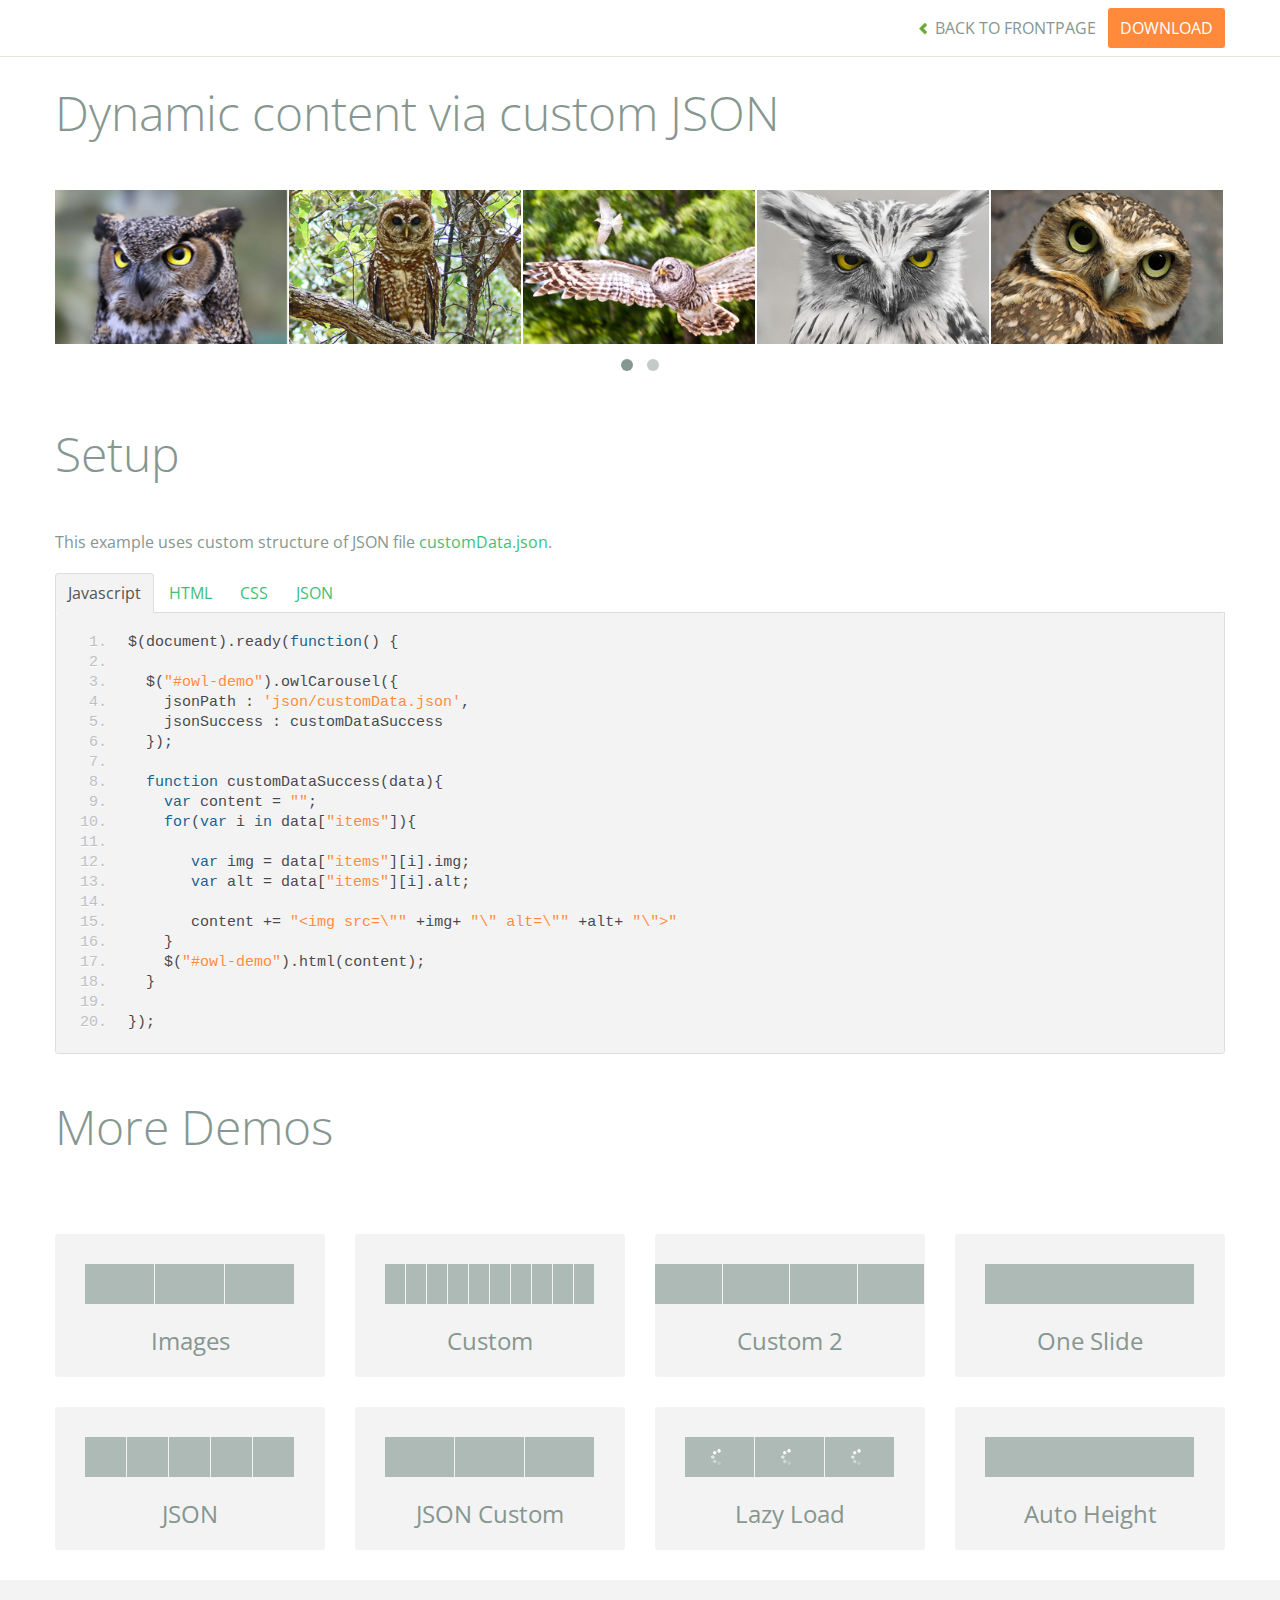
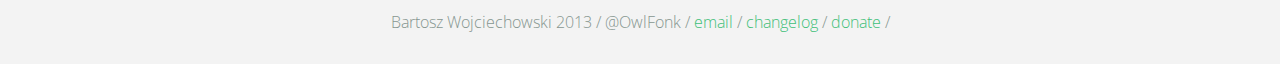
<file: bower_components/owl-carousel/demos/customJson.html>
<!DOCTYPE html>
<html lang="en">
  <head>
    <meta charset="utf-8">
    <title>Owl Carousel - Dynamic content via custom JSON</title>
    <meta name="viewport" content="width=device-width, initial-scale=1.0">
    <meta name="description" content="jQuery Responsive Carousel - Owl Carusel">
    <meta name="author" content="Bartosz Wojciechowski">

    <link href='http://fonts.googleapis.com/css?family=Open+Sans:400italic,400,300,600,700' rel='stylesheet' type='text/css'>
    <link href="../assets/css/bootstrapTheme.css" rel="stylesheet">
    <link href="../assets/css/custom.css" rel="stylesheet">

    <!-- Owl Carousel Assets -->
    <link href="../owl-carousel/owl.carousel.css" rel="stylesheet">
    <link href="../owl-carousel/owl.theme.css" rel="stylesheet">

    <link href="../assets/js/google-code-prettify/prettify.css" rel="stylesheet">

    <!-- Le fav and touch icons -->
    <link rel="apple-touch-icon-precomposed" sizes="144x144" href="../assets/ico/apple-touch-icon-144-precomposed.png">
    <link rel="apple-touch-icon-precomposed" sizes="114x114" href="../assets/ico/apple-touch-icon-114-precomposed.png">
      <link rel="apple-touch-icon-precomposed" sizes="72x72" href="../assets/ico/apple-touch-icon-72-precomposed.png">
                    <link rel="apple-touch-icon-precomposed" href="../assets/ico/apple-touch-icon-57-precomposed.png">
                                   <link rel="shortcut icon" href="../assets/ico/favicon.png">
  </head>
  <body>

      <div id="top-nav" class="navbar navbar-fixed-top">
        <div class="navbar-inner">
          <div class="container">
            <button type="button" class="btn btn-navbar" data-toggle="collapse" data-target=".nav-collapse">
            <span class="icon-bar"></span>
            <span class="icon-bar"></span>
            <span class="icon-bar"></span>
          </button>
            <div class="nav-collapse collapse">
            <ul class="nav pull-right">
              <li><a href="../index.html"><i class="icon-chevron-left"></i> Back to Frontpage</a></li>
              <li><a href="../owl.carousel.zip" class="download download-on" data-spy="affix" data-offset-top="450">Download</a></li>
            </ul>
            <ul class="nav pull-left">
              
            </ul>
            </div>
          </div>
        </div>
      </div>
   
    <div id="title">
      <div class="container">
        <div class="row">
          <div class="span12">
            <h1>Dynamic content via custom JSON</h1>
          </div>
        </div>
      </div>
    </div>

      <div id="demo">
        <div class="container">
          <div class="row">
            <div class="span12">

              <div id="owl-demo" class="owl-carousel">
              </div>
            </div>
          </div>
        </div>

    </div>

    <div id="example-info">
      <div class="container">
        <div class="row">
          <div class="span12">
            <h1>Setup</h1>
            <p>This example uses custom structure of JSON file <a href="json/customData.json">customData.json</a>.
            </p>
            <ul class="nav nav-tabs" id="myTab">
              <li class="active"><a href="#javascript">Javascript</a></li>
              <li><a href="#HTML">HTML</a></li>
              <li><a href="#CSS">CSS</a></li>
              <li><a href="#JSON">JSON</a></li>
            </ul>
             
            <div class="tab-content">

              <div class="tab-pane active" id="javascript">
<pre class="pre-show prettyprint linenums">
$(document).ready(function() {

  $("#owl-demo").owlCarousel({
    jsonPath : 'json/customData.json',
    jsonSuccess : customDataSuccess
  });

  function customDataSuccess(data){
    var content = "";
    for(var i in data["items"]){
       
       var img = data["items"][i].img;
       var alt = data["items"][i].alt;

       content += "&lt;img src=\"" +img+ "\" alt=\"" +alt+ "\"&gt"
    }
    $("#owl-demo").html(content);
  }

});
</pre>  

              </div>

              <div class="tab-pane" id="HTML">
<pre class="pre-show prettyprint linenums">
&lt;div id="owl-demo" class="owl-carousel"&gt;
&lt;/div&gt;
</pre>
              </div>

              <div class="tab-pane" id="CSS">
<pre class="pre-show prettyprint linenums">
#owl-demo .item{
  background: #a1def8;
  padding: 30px 0px;
  display: block;
  margin: 5px;
  color: #FFF;
  -webkit-border-radius: 3px;
  -moz-border-radius: 3px;
  border-radius: 3px;
  text-align: center;
}

</pre>
              </div>
              <div class="tab-pane" id="JSON">
<pre class="pre-show prettyprint linenums">
{
  "items" : [
    {
      "img": "assets/owl1.jpg",
      "alt" : "Owl Image 1"
    },
    {
      "img": "assets/owl2.jpg",
      "alt" : "Owl Image 2"
    },
    {
      "img": "assets/owl3.jpg",
      "alt" : "Owl Image 1"
    },
    {
      "img": "assets/owl4.jpg",
      "alt" : "Owl Image 2"
    },
    {
      "img": "assets/owl5.jpg",
      "alt" : "Owl Image 1"
    },
    {
      "img": "assets/owl6.jpg",
      "alt" : "Owl Image 2"
    }
  ]
}
</pre>
</div>
            </div><!--End Tab Content-->

          </div>
        </div>
      </div>
    </div>

    <div id="more">
      <div class="container">

        <div class="row">
          <div class="span12">
            <h1>More Demos</h1>
          </div>
        </div>

        <div class="row demos-row">
          <div class="span3">
            <a href="images.html" class="demo-box">
              <div class="demo-wrapper demo-images clearfix">
                <div class="demo-slide"><div class="bg"></div></div>
                <div class="demo-slide"><div class="bg"></div></div>
                <div class="demo-slide"><div class="bg"></div></div>
              </div>
              <h3>Images</h3>
            </a>
          </div>

          <div class="span3">
            <a href="custom.html" class="demo-box">
              <div class="demo-wrapper demo-custom clearfix">
                <div class="demo-slide"><div class="bg"></div></div>
                <div class="demo-slide"><div class="bg"></div></div>
                <div class="demo-slide"><div class="bg"></div></div>
                <div class="demo-slide"><div class="bg"></div></div>
                <div class="demo-slide"><div class="bg"></div></div>
                <div class="demo-slide"><div class="bg"></div></div>
                <div class="demo-slide"><div class="bg"></div></div>
                <div class="demo-slide"><div class="bg"></div></div>
                <div class="demo-slide"><div class="bg"></div></div>
                <div class="demo-slide"><div class="bg"></div></div>
              </div>
              <h3>Custom</h3>
            </a>
          </div>

          <div class="span3">
            <a href="itemsCustom.html" class="demo-box">
              <div class="demo-wrapper demo-full clearfix">
                <div class="demo-slide"><div class="bg"></div></div>
                <div class="demo-slide"><div class="bg"></div></div>
                <div class="demo-slide"><div class="bg"></div></div>
                <div class="demo-slide"><div class="bg"></div></div>
              </div>
              <h3>Custom 2</h3>
            </a>
          </div>

          <div class="span3">
            <a href="one.html" class="demo-box">
              <div class="demo-wrapper demo-one clearfix">
                <div class="demo-slide"><div class="bg"></div></div>
              </div>
              <h3>One Slide</h3>
            </a>
          </div>

        </div>
        <div class="row demos-row">
          <div class="span3">
            <a href="json.html" class="demo-box">
              <div class="demo-wrapper demo-Json clearfix">
                <div class="demo-slide"><div class="bg"></div></div>
                <div class="demo-slide"><div class="bg"></div></div>
                <div class="demo-slide"><div class="bg"></div></div>
                <div class="demo-slide"><div class="bg"></div></div>
                <div class="demo-slide"><div class="bg"></div></div>
              </div>
              <h3>JSON</h3>
            </a>
          </div>

          <div class="span3">
            <a href="customJson.html" class="demo-box">
              <div class="demo-wrapper demo-Json-custom clearfix">
                <div class="demo-slide"><div class="bg"></div></div>
                <div class="demo-slide"><div class="bg"></div></div>
                <div class="demo-slide"><div class="bg"></div></div>
              </div>
              <h3>JSON Custom</h3>
            </a>
          </div>

          <div class="span3">
            <a href="lazyLoad.html" class="demo-box">
              <div class="demo-wrapper demo-lazy clearfix">
                <div class="demo-slide"><div class="bg"></div></div>
                <div class="demo-slide"><div class="bg"></div></div>
                <div class="demo-slide"><div class="bg"></div></div>
              </div>
              <h3>Lazy Load</h3>
            </a>
          </div>

          <div class="span3">
            <a href="autoHeight.html" class="demo-box">
              <div class="demo-wrapper demo-height clearfix">
                <div class="demo-slide"><div class="bg"></div></div>
              </div>
              <h3>Auto Height</h3>
            </a>
          </div>

        </div>
      </div>
    </div>


 
    <div id="footer">
      <div class="container">
        <div class="row">
          <div class="span12">
            <h5>Bartosz Wojciechowski 2013 / @OwlFonk / 
            <a href="mailto:owl@owlgraphic.com?subject=Hey Owl!">email</a> / 
            <a href="../changelog.html">changelog</a> /
            <a href="https://www.paypal.com/cgi-bin/webscr?cmd=_s-xclick&hosted_button_id=EFSGXZS7V2U9N">donate</a> / 
            <a href="https://twitter.com/share" class="twitter-share-button" data-url="http://owlgraphic.com/owlcarousel/" data-text="Awesome jQuery Owl Carousel Responsive Plugin" data-via="OwlFonk" data-count="none" data-hashtags="owlcarousel"></a>
            <script>
            var owldomain = window.location.hostname.indexOf("owlgraphic");
            if(owldomain !== -1){
              !function(d,s,id){var js,fjs=d.getElementsByTagName(s)[0],p=/^http:/.test(d.location)?'http':'https';if(!d.getElementById(id)){js=d.createElement(s);js.id=id;js.src=p+'://platform.twitter.com/widgets.js';fjs.parentNode.insertBefore(js,fjs);}}(document, 'script', 'twitter-wjs');
            }
            </script>
            </h5>
          </div>
        </div>
      </div>
    </div>


    <script src="../assets/js/jquery-1.9.1.min.js"></script> 
    <script src="../owl-carousel/owl.carousel.js"></script>


    <!-- Demo -->

    <style>
    #owl-demo img{
        display: block;
        width: 99%;
        height: auto;
    }
    </style>


    <script>
    $(document).ready(function() {

      $("#owl-demo").owlCarousel({
        jsonPath : 'json/customData.json',
        jsonSuccess : customDataSuccess
      });

      function customDataSuccess(data){
        var content = "";
        for(var i in data["items"]){
           
           var img = data["items"][i].img;
           var alt = data["items"][i].alt;

           content += "<img src=\"" +img+ "\" alt=\"" +alt+ "\">"
        }
        $("#owl-demo").html(content);
      }

    });
    </script>


    <script src="../assets/js/bootstrap-collapse.js"></script>
    <script src="../assets/js/bootstrap-transition.js"></script>
    <script src="../assets/js/bootstrap-tab.js"></script>

    <script src="../assets/js/google-code-prettify/prettify.js"></script>
	  <script src="../assets/js/application.js"></script>

  </body>
</html>
</file>
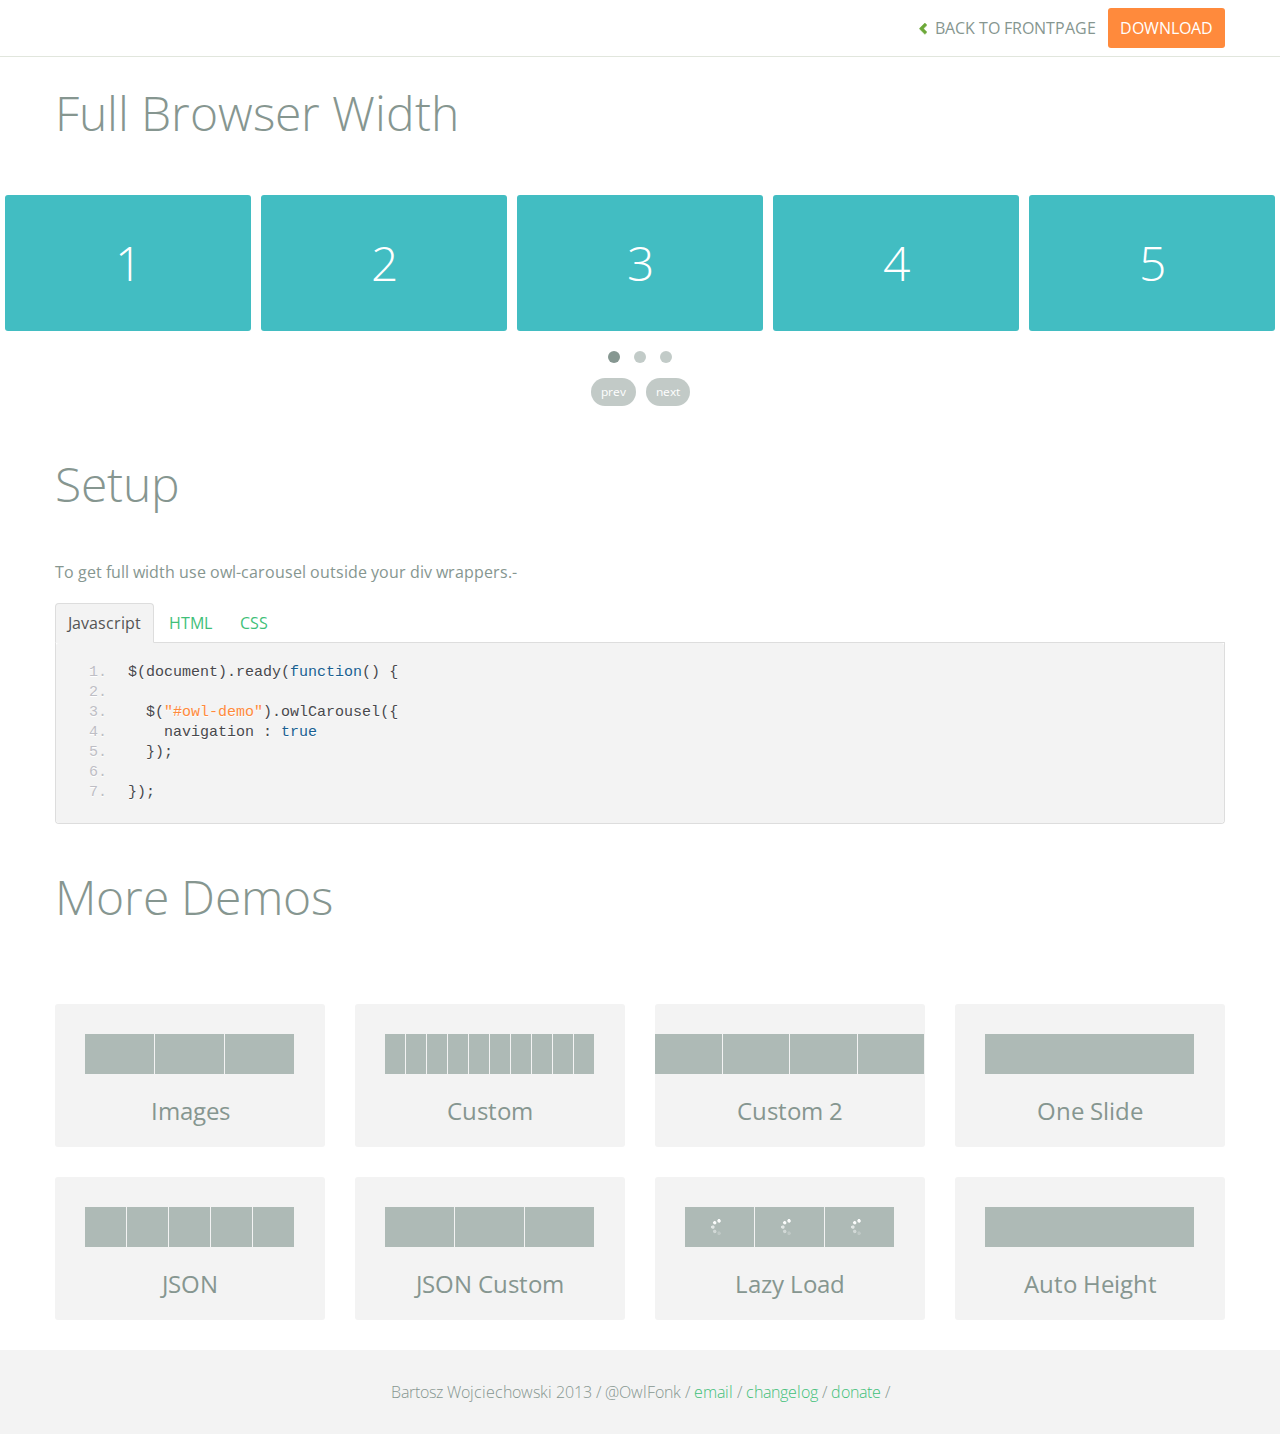
<file: bower_components/owl-carousel/demos/full.html>
<!DOCTYPE html>
<html lang="en">
  <head>
    <meta charset="utf-8">
    <title>Owl Carousel - Full Width Demo</title>
    <meta name="viewport" content="width=device-width, initial-scale=1.0">
    <meta name="description" content="jQuery Responsive Carousel - Owl Carusel">
    <meta name="author" content="Bartosz Wojciechowski">
    
    <link href='http://fonts.googleapis.com/css?family=Open+Sans:400italic,400,300,600,700' rel='stylesheet' type='text/css'>
    <link href="../assets/css/bootstrapTheme.css" rel="stylesheet">
    <link href="../assets/css/custom.css" rel="stylesheet">

    <!-- Owl Carousel Assets -->
    <link href="../owl-carousel/owl.carousel.css" rel="stylesheet">
    <link href="../owl-carousel/owl.theme.css" rel="stylesheet">

    <link href="../assets/js/google-code-prettify/prettify.css" rel="stylesheet">

	
    <!-- Le fav and touch icons -->
    <link rel="apple-touch-icon-precomposed" sizes="144x144" href="../assets/ico/apple-touch-icon-144-precomposed.png">
    <link rel="apple-touch-icon-precomposed" sizes="114x114" href="../assets/ico/apple-touch-icon-114-precomposed.png">
      <link rel="apple-touch-icon-precomposed" sizes="72x72" href="../assets/ico/apple-touch-icon-72-precomposed.png">
                    <link rel="apple-touch-icon-precomposed" href="../assets/ico/apple-touch-icon-57-precomposed.png">
                                   <link rel="shortcut icon" href="../assets/ico/favicon.png">
  </head>
  <body>

      <div id="top-nav" class="navbar navbar-fixed-top">
        <div class="navbar-inner">
          <div class="container">
            <button type="button" class="btn btn-navbar" data-toggle="collapse" data-target=".nav-collapse">
            <span class="icon-bar"></span>
            <span class="icon-bar"></span>
            <span class="icon-bar"></span>
          </button>
            <div class="nav-collapse collapse">
            <ul class="nav pull-right">
              <li><a href="../index.html"><i class="icon-chevron-left"></i> Back to Frontpage</a></li>
              <li><a href="../owl.carousel.zip" class="download download-on" data-spy="affix" data-offset-top="450">Download</a></li>
            </ul>
            <ul class="nav pull-left">
              
            </ul>
            </div>
          </div>
        </div>
      </div>
   
    <div id="title">
      <div class="container">
        <div class="row">
          <div class="span12">
            <h1>Full Browser Width</h1>
          </div>
        </div>
      </div>
    </div>

      <div id="demo">

        <div id="owl-demo" class="owl-carousel">
          
          <div class="item"><h1>1</h1></div>
          <div class="item"><h1>2</h1></div>
          <div class="item"><h1>3</h1></div>
          <div class="item"><h1>4</h1></div>
          <div class="item"><h1>5</h1></div>
          <div class="item"><h1>6</h1></div>
          <div class="item"><h1>7</h1></div>
          <div class="item"><h1>8</h1></div>
          <div class="item"><h1>9</h1></div>
          <div class="item"><h1>10</h1></div>
          <div class="item"><h1>11</h1></div>
          <div class="item"><h1>12</h1></div>

        </div>

    </div>

    <div id="example-info">
      <div class="container">
        <div class="row">
          <div class="span12">
            <h1>Setup</h1>
            <p>To get full width use owl-carousel outside your div wrappers.-</p>
            <ul class="nav nav-tabs" id="myTab">
              <li class="active"><a href="#javascript">Javascript</a></li>
              <li><a href="#HTML">HTML</a></li>
              <li><a href="#CSS">CSS</a></li>
            </ul>
             
            <div class="tab-content">

              <div class="tab-pane active" id="javascript">
<pre class="pre-show prettyprint linenums">
$(document).ready(function() {

  $("#owl-demo").owlCarousel({
    navigation : true
  });

});
</pre>  

              </div>

              <div class="tab-pane" id="HTML">
<pre class="pre-show prettyprint linenums">
&lt;div id="owl-demo" class="owl-carousel owl-theme"&gt;
          
  &lt;div class="item"&gt;&lt;h1&gt;1&lt;/h1&gt;&lt;/div&gt;
  &lt;div class="item"&gt;&lt;h1&gt;2&lt;/h1&gt;&lt;/div&gt;
  &lt;div class="item"&gt;&lt;h1&gt;3&lt;/h1&gt;&lt;/div&gt;
  &lt;div class="item"&gt;&lt;h1&gt;4&lt;/h1&gt;&lt;/div&gt;
  &lt;div class="item"&gt;&lt;h1&gt;5&lt;/h1&gt;&lt;/div&gt;
  &lt;div class="item"&gt;&lt;h1&gt;6&lt;/h1&gt;&lt;/div&gt;
  &lt;div class="item"&gt;&lt;h1&gt;7&lt;/h1&gt;&lt;/div&gt;
  &lt;div class="item"&gt;&lt;h1&gt;8&lt;/h1&gt;&lt;/div&gt;
  &lt;div class="item"&gt;&lt;h1&gt;9&lt;/h1&gt;&lt;/div&gt;
  &lt;div class="item"&gt;&lt;h1&gt;10&lt;/h1&gt;&lt;/div&gt;
  &lt;div class="item"&gt;&lt;h1&gt;11&lt;/h1&gt;&lt;/div&gt;
  &lt;div class="item"&gt;&lt;h1&gt;12&lt;/h1&gt;&lt;/div&gt;

&lt;/div&gt;
</pre>
              </div>

              <div class="tab-pane" id="CSS">
<pre class="pre-show prettyprint linenums">
#owl-demo .item{
  background: #42bdc2;
  padding: 30px 0px;
  margin: 10px;
  color: #FFF;
  -webkit-border-radius: 3px;
  -moz-border-radius: 3px;
  border-radius: 3px;
  text-align: center;
}
</pre>
              </div>
            </div><!--End Tab Content-->

          </div>
        </div>
      </div>
    </div>

    <div id="more">
      <div class="container">

        <div class="row">
          <div class="span12">
            <h1>More Demos</h1>
          </div>
        </div>

        <div class="row demos-row">
          <div class="span3">
            <a href="images.html" class="demo-box">
              <div class="demo-wrapper demo-images clearfix">
                <div class="demo-slide"><div class="bg"></div></div>
                <div class="demo-slide"><div class="bg"></div></div>
                <div class="demo-slide"><div class="bg"></div></div>
              </div>
              <h3>Images</h3>
            </a>
          </div>

          <div class="span3">
            <a href="custom.html" class="demo-box">
              <div class="demo-wrapper demo-custom clearfix">
                <div class="demo-slide"><div class="bg"></div></div>
                <div class="demo-slide"><div class="bg"></div></div>
                <div class="demo-slide"><div class="bg"></div></div>
                <div class="demo-slide"><div class="bg"></div></div>
                <div class="demo-slide"><div class="bg"></div></div>
                <div class="demo-slide"><div class="bg"></div></div>
                <div class="demo-slide"><div class="bg"></div></div>
                <div class="demo-slide"><div class="bg"></div></div>
                <div class="demo-slide"><div class="bg"></div></div>
                <div class="demo-slide"><div class="bg"></div></div>
              </div>
              <h3>Custom</h3>
            </a>
          </div>

          <div class="span3">
            <a href="itemsCustom.html" class="demo-box">
              <div class="demo-wrapper demo-full clearfix">
                <div class="demo-slide"><div class="bg"></div></div>
                <div class="demo-slide"><div class="bg"></div></div>
                <div class="demo-slide"><div class="bg"></div></div>
                <div class="demo-slide"><div class="bg"></div></div>
              </div>
              <h3>Custom 2</h3>
            </a>
          </div>

          <div class="span3">
            <a href="one.html" class="demo-box">
              <div class="demo-wrapper demo-one clearfix">
                <div class="demo-slide"><div class="bg"></div></div>
              </div>
              <h3>One Slide</h3>
            </a>
          </div>

        </div>
        <div class="row demos-row">
          <div class="span3">
            <a href="json.html" class="demo-box">
              <div class="demo-wrapper demo-Json clearfix">
                <div class="demo-slide"><div class="bg"></div></div>
                <div class="demo-slide"><div class="bg"></div></div>
                <div class="demo-slide"><div class="bg"></div></div>
                <div class="demo-slide"><div class="bg"></div></div>
                <div class="demo-slide"><div class="bg"></div></div>
              </div>
              <h3>JSON</h3>
            </a>
          </div>

          <div class="span3">
            <a href="customJson.html" class="demo-box">
              <div class="demo-wrapper demo-Json-custom clearfix">
                <div class="demo-slide"><div class="bg"></div></div>
                <div class="demo-slide"><div class="bg"></div></div>
                <div class="demo-slide"><div class="bg"></div></div>
              </div>
              <h3>JSON Custom</h3>
            </a>
          </div>

          <div class="span3">
            <a href="lazyLoad.html" class="demo-box">
              <div class="demo-wrapper demo-lazy clearfix">
                <div class="demo-slide"><div class="bg"></div></div>
                <div class="demo-slide"><div class="bg"></div></div>
                <div class="demo-slide"><div class="bg"></div></div>
              </div>
              <h3>Lazy Load</h3>
            </a>
          </div>

          <div class="span3">
            <a href="autoHeight.html" class="demo-box">
              <div class="demo-wrapper demo-height clearfix">
                <div class="demo-slide"><div class="bg"></div></div>
              </div>
              <h3>Auto Height</h3>
            </a>
          </div>

        </div>
      </div>
    </div>


 
    <div id="footer">
      <div class="container">
        <div class="row">
          <div class="span12">
            <h5>Bartosz Wojciechowski 2013 / @OwlFonk / 
            <a href="mailto:owl@owlgraphic.com?subject=Hey Owl!">email</a> / 
            <a href="../changelog.html">changelog</a> /
            <a href="https://www.paypal.com/cgi-bin/webscr?cmd=_s-xclick&hosted_button_id=EFSGXZS7V2U9N">donate</a> / 
            <a href="https://twitter.com/share" class="twitter-share-button" data-url="http://owlgraphic.com/owlcarousel/" data-text="Awesome jQuery Owl Carousel Responsive Plugin" data-via="OwlFonk" data-count="none" data-hashtags="owlcarousel"></a>
            <script>
            var owldomain = window.location.hostname.indexOf("owlgraphic");
            if(owldomain !== -1){
              !function(d,s,id){var js,fjs=d.getElementsByTagName(s)[0],p=/^http:/.test(d.location)?'http':'https';if(!d.getElementById(id)){js=d.createElement(s);js.id=id;js.src=p+'://platform.twitter.com/widgets.js';fjs.parentNode.insertBefore(js,fjs);}}(document, 'script', 'twitter-wjs');
            }
            </script>
            </h5>
          </div>
        </div>
      </div>
    </div>


    <script src="../assets/js/jquery-1.9.1.min.js"></script> 
    <script src="../owl-carousel/owl.carousel.js"></script>

    <!-- Demo -->

    <style>
    #owl-demo .item{
        background: #42bdc2;
        padding: 30px 0px;
        margin: 5px;
        color: #FFF;
        -webkit-border-radius: 3px;
        -moz-border-radius: 3px;
        border-radius: 3px;
        text-align: center;
    }
    </style>

    <script>
    $(document).ready(function() {
      $("#owl-demo").owlCarousel({
        navigation : true
      });
    });

    </script>
    

    <script src="../assets/js/bootstrap-collapse.js"></script>
    <script src="../assets/js/bootstrap-transition.js"></script>
    <script src="../assets/js/bootstrap-tab.js"></script>

    <script src="../assets/js/google-code-prettify/prettify.js"></script>
	  <script src="../assets/js/application.js"></script>

  </body>
</html>
</file>
<file: stylesheets/main.css>
/* line 9, ../../src/stylesheets/_grid.sass */
* {
  margin: 0;
  padding: 0;
  position: relative;
  -webkit-box-sizing: border-box;
  box-sizing: border-box;
}

/* line 17, ../../src/stylesheets/_grid.sass */
body {
  font: 300 1em/1.5em "Proxima Nova", sans-serif;
  color: #707070;
}

/* line 21, ../../src/stylesheets/_grid.sass */
.container {
  max-width: 960px;
  margin: 0 auto;
}

/* line 25, ../../src/stylesheets/_grid.sass */
.row {
  padding: 10px 0;
  zoom: 1;
}
/* line 29, ../../src/stylesheets/_grid.sass */
.row:before, .row:after {
  content: "";
  display: table;
}
/* line 34, ../../src/stylesheets/_grid.sass */
.row:after {
  clear: both;
}

/* line 37, ../../src/stylesheets/_grid.sass */
.col {
  float: left;
}

/* line 42, ../../src/stylesheets/_grid.sass */
.social {
  width: 16.66667%;
}

/* line 46, ../../src/stylesheets/_grid.sass */
.callout {
  width: 33%;
}

/* line 58, ../../src/stylesheets/_grid.sass */
.logo {
  width: 83.33333%;
}

@media only screen and (min-width: 725px) and (max-width: 960px) {
  /* line 71, ../../src/stylesheets/_grid.sass */
  .container {
    max-width: 700px;
  }

  /* line 78, ../../src/stylesheets/_grid.sass */
  .social {
    width: 25%;
  }

  /* line 84, ../../src/stylesheets/_grid.sass */
  .callout {
    width: 50%;
  }

  /* line 90, ../../src/stylesheets/_grid.sass */
  .logo {
    width: 75%;
  }
}
@media only screen and (max-width: 724px) {
  /* line 105, ../../src/stylesheets/_grid.sass */
  .container {
    max-width: 95%;
  }

  /* line 109, ../../src/stylesheets/_grid.sass */
  .callout {
    left: auto;
    clear: both;
    float: none;
    width: 100%;
    display: block;
  }

  /* line 123, ../../src/stylesheets/_grid.sass */
  .social {
    display: none;
  }
}
@font-face {
  font-family: "Proxima Nova";
  src: url("../fonts/proximanova-light-webfont.eot");
  src: url("../fonts/proximanova-light-webfont.eot?#iefix") format("embedded-opentype"), url("../fonts/proximanova-light-webfont.woff") format("woff"), url("../fonts/proximanova-light-webfont.ttf") format("truetype"), url("../fonts/proximanova-light-webfont.svg#proxima_novalight") format("svg");
  font-weight: 300;
  font-style: normal;
}

@font-face {
  font-family: "Proxima Nova";
  src: url("../fonts/proximanova-regular-webfont.eot");
  src: url("../fonts/proximanova-regular-webfont.eot?#iefix") format("embedded-opentype"), url("../fonts/proximanova-regular-webfont.woff") format("woff"), url("../fonts/proximanova-regular-webfont.ttf") format("truetype"), url("../fonts/proximanova-regular-webfont.svg#proxima_nova_rgregular") format("svg");
  font-weight: 400;
  font-style: normal;
}

@font-face {
  font-family: "Proxima Nova";
  src: url("../fonts/proximanova-semibold-webfont.eot");
  src: url("../fonts/proximanova-semibold-webfont.eot?#iefix") format("embedded-opentype"), url("../fonts/proximanova-semibold-webfont.woff") format("woff"), url("../fonts/proximanova-semibold-webfont.ttf") format("truetype"), url("../fonts/proximanova-semibold-webfont.svg#proxima_novasemibold") format("svg");
  font-weight: 600;
  font-style: normal;
}

/* line 1, ../../src/stylesheets/_animation.sass */
.navigator {
  position: absolute;
  right: 0;
  top: 100px;
  background: #cceefb;
  height: 155px;
  width: 5px;
}
/* line 8, ../../src/stylesheets/_animation.sass */
.navigator button {
  position: absolute;
  border: 5px solid #cceefb;
  background: #cceefb;
  border-radius: 50%;
  width: 15px;
  height: 15px;
  left: -5px;
  cursor: pointer;
  -webkit-transition: all 0.1s linear;
          transition: all 0.1s linear;
  outline: none;
}
/* line 19, ../../src/stylesheets/_animation.sass */
.navigator button:nth-of-type(1) {
  top: 0px;
}
/* line 21, ../../src/stylesheets/_animation.sass */
.navigator button:nth-of-type(2) {
  top: 50px;
}
/* line 23, ../../src/stylesheets/_animation.sass */
.navigator button:nth-of-type(3) {
  top: 100px;
}
/* line 25, ../../src/stylesheets/_animation.sass */
.navigator button:nth-of-type(4) {
  top: 150px;
}
/* line 27, ../../src/stylesheets/_animation.sass */
.navigator button.active {
  border: 5px solid white;
  background: #00aced;
  -webkit-transform-origin: center;
      -ms-transform-origin: center;
          transform-origin: center;
  -webkit-transform: scale(1.5);
      -ms-transform: scale(1.5);
          transform: scale(1.5);
}

/* line 33, ../../src/stylesheets/_animation.sass */
.markers {
  position: absolute;
  top: 160px;
  left: 50px;
  -webkit-animation-name: scale;
          animation-name: scale;
  -webkit-animation-delay: 3s;
          animation-delay: 3s;
  -webkit-animation-duration: 0.5s;
          animation-duration: 0.5s;
  -webkit-animation-timing-function: ease;
          animation-timing-function: ease;
  -webkit-animation-fill-mode: backwards;
          animation-fill-mode: backwards;
}

@-webkit-keyframes scale {
  /* line 44, ../../src/stylesheets/_animation.sass */
  0% {
    -webkit-transform-origin: 50% 50%;
    -webkit-transform: scale(0);
            transform: scale(0);
  }

  /* line 47, ../../src/stylesheets/_animation.sass */
  100% {
    -webkit-transform-origin: 50% 50%;
    -webkit-transform: scale(1);
            transform: scale(1);
  }
}

@keyframes scale {
  /* line 44, ../../src/stylesheets/_animation.sass */
  0% {
    -webkit-transform-origin: 50% 50%;
    -webkit-transform: scale(0);
            transform: scale(0);
  }

  /* line 47, ../../src/stylesheets/_animation.sass */
  100% {
    -webkit-transform-origin: 50% 50%;
    -webkit-transform: scale(1);
            transform: scale(1);
  }
}

/* line 51, ../../src/stylesheets/_animation.sass */
.hand-bg {
  background: url("../images/hand-bg.png");
  position: relative;
  float: right;
  top: -20px;
  height: 390px;
  width: 390px;
  margin-right: 100px;
  display: block;
  overflow: hidden;
  -webkit-animation-name: slide-down;
          animation-name: slide-down;
  -webkit-animation-duration: 0.3s;
          animation-duration: 0.3s;
  -webkit-animation-delay: 11s;
          animation-delay: 11s;
  -webkit-animation-timing-function: linear;
          animation-timing-function: linear;
  -webkit-animation-fill-mode: forwards;
          animation-fill-mode: forwards;
}

@-webkit-keyframes slide-down {
  /* line 68, ../../src/stylesheets/_animation.sass */
  0% {
    top: 0px;
  }

  /* line 70, ../../src/stylesheets/_animation.sass */
  100% {
    top: 400px;
    z-index: -1;
  }
}

@keyframes slide-down {
  /* line 68, ../../src/stylesheets/_animation.sass */
  0% {
    top: 0px;
  }

  /* line 70, ../../src/stylesheets/_animation.sass */
  100% {
    top: 400px;
    z-index: -1;
  }
}

/* line 75, ../../src/stylesheets/_animation.sass */
.slider-content, .animation-content {
  position: relative;
}
/* line 77, ../../src/stylesheets/_animation.sass */
.slider-content h2, .animation-content h2 {
  color: #b5d460;
  margin-bottom: 20px;
}
/* line 80, ../../src/stylesheets/_animation.sass */
.slider-content p, .slider-content ul, .animation-content p, .animation-content ul {
  font-family: "Proxima Nova", sans-serif;
  font-weight: 300;
  color: white;
  opacity: 0.9;
}
/* line 85, ../../src/stylesheets/_animation.sass */
.slider-content .content, .animation-content .content {
  position: absolute;
  left: 0;
  top: 60px;
  width: 410px;
}

/* line 91, ../../src/stylesheets/_animation.sass */
.slider {
  height: 368px;
}

/* line 94, ../../src/stylesheets/_animation.sass */
.slider-content {
  position: relative;
  height: 368px;
}
/* line 97, ../../src/stylesheets/_animation.sass */
.slider-content .image {
  position: absolute;
  right: 0;
  bottom: -10px;
}
/* line 101, ../../src/stylesheets/_animation.sass */
.slider-content .image img {
  max-width: 90%;
}
/* line 103, ../../src/stylesheets/_animation.sass */
.slider-content .content {
  width: 500px;
}

/* line 105, ../../src/stylesheets/_animation.sass */
.owl-theme .owl-controls {
  position: absolute;
  bottom: 0px;
}

/* line 109, ../../src/stylesheets/_animation.sass */
.content-1, .content-2, .content-3 {
  position: absolute;
}
/* line 111, ../../src/stylesheets/_animation.sass */
.content-1.active, .content-2.active, .content-3.active {
  opacity: 1;
  -webkit-transition-property: none;
          transition-property: none;
  -webkit-transform: none;
      -ms-transform: none;
          transform: none;
  -webkit-animation: none;
          animation: none;
}
/* line 116, ../../src/stylesheets/_animation.sass */
.content-1.hidden, .content-2.hidden, .content-3.hidden {
  opacity: 0 !important;
  -webkit-transition-property: none !important;
          transition-property: none !important;
  -webkit-transform: none !important;
      -ms-transform: none !important;
          transform: none !important;
  -webkit-animation: none !important;
          animation: none !important;
}

/* line 122, ../../src/stylesheets/_animation.sass */
.content-1 {
  -webkit-animation-name: fade-out;
          animation-name: fade-out;
  -webkit-animation-duration: 0.3s;
          animation-duration: 0.3s;
  -webkit-animation-delay: 8s;
          animation-delay: 8s;
  -webkit-animation-timing-function: linear;
          animation-timing-function: linear;
  -webkit-animation-fill-mode: forwards;
          animation-fill-mode: forwards;
}

@-webkit-keyframes fade-out {
  /* line 130, ../../src/stylesheets/_animation.sass */
  0% {
    opacity: 1;
  }

  /* line 132, ../../src/stylesheets/_animation.sass */
  100% {
    opacity: 0;
  }
}

@keyframes fade-out {
  /* line 130, ../../src/stylesheets/_animation.sass */
  0% {
    opacity: 1;
  }

  /* line 132, ../../src/stylesheets/_animation.sass */
  100% {
    opacity: 0;
  }
}

/* line 135, ../../src/stylesheets/_animation.sass */
.content-2 {
  -webkit-animation-name: fade-in;
          animation-name: fade-in;
  -webkit-animation-duration: 8s;
          animation-duration: 8s;
  -webkit-animation-delay: 8s;
          animation-delay: 8s;
  -webkit-animation-timing-function: linear;
          animation-timing-function: linear;
  -webkit-animation-fill-mode: backwards;
          animation-fill-mode: backwards;
  opacity: 0;
}

@-webkit-keyframes fade-in {
  /* line 144, ../../src/stylesheets/_animation.sass */
  0% {
    opacity: 0;
  }

  /* line 146, ../../src/stylesheets/_animation.sass */
  10% {
    opacity: 1;
  }

  /* line 148, ../../src/stylesheets/_animation.sass */
  50% {
    opacity: 1;
  }

  /* line 150, ../../src/stylesheets/_animation.sass */
  90% {
    opacity: 1;
  }

  /* line 152, ../../src/stylesheets/_animation.sass */
  100% {
    opacity: 0;
  }
}

@keyframes fade-in {
  /* line 144, ../../src/stylesheets/_animation.sass */
  0% {
    opacity: 0;
  }

  /* line 146, ../../src/stylesheets/_animation.sass */
  10% {
    opacity: 1;
  }

  /* line 148, ../../src/stylesheets/_animation.sass */
  50% {
    opacity: 1;
  }

  /* line 150, ../../src/stylesheets/_animation.sass */
  90% {
    opacity: 1;
  }

  /* line 152, ../../src/stylesheets/_animation.sass */
  100% {
    opacity: 0;
  }
}

/* line 155, ../../src/stylesheets/_animation.sass */
.content-3 {
  -webkit-animation-name: fade-in-after;
          animation-name: fade-in-after;
  -webkit-animation-duration: 0.3s;
          animation-duration: 0.3s;
  -webkit-animation-delay: 16s;
          animation-delay: 16s;
  -webkit-animation-timing-function: linear;
          animation-timing-function: linear;
  -webkit-animation-fill-mode: forwards;
          animation-fill-mode: forwards;
  opacity: 0;
}

@-webkit-keyframes fade-in-after {
  /* line 164, ../../src/stylesheets/_animation.sass */
  0% {
    opacity: 0;
  }

  /* line 166, ../../src/stylesheets/_animation.sass */
  100% {
    opacity: 1;
  }
}

@keyframes fade-in-after {
  /* line 164, ../../src/stylesheets/_animation.sass */
  0% {
    opacity: 0;
  }

  /* line 166, ../../src/stylesheets/_animation.sass */
  100% {
    opacity: 1;
  }
}

/* line 169, ../../src/stylesheets/_animation.sass */
.laptop {
  background: url("../images/laptop.png");
  background-repeat: no-repeat;
  position: absolute;
  top: 381px;
  right: 50px;
  z-index: 0;
  -webkit-animation-name: slide-up;
          animation-name: slide-up;
  -webkit-animation-duration: 0.3s;
          animation-duration: 0.3s;
  -webkit-animation-delay: 11s;
          animation-delay: 11s;
  -webkit-animation-timing-function: linear;
          animation-timing-function: linear;
  -webkit-animation-fill-mode: forwards;
          animation-fill-mode: forwards;
}

@-webkit-keyframes slide-up {
  /* line 183, ../../src/stylesheets/_animation.sass */
  0% {
    top: 381px;
  }

  /* line 185, ../../src/stylesheets/_animation.sass */
  100% {
    top: -10px;
    z-index: 0;
  }
}

@keyframes slide-up {
  /* line 183, ../../src/stylesheets/_animation.sass */
  0% {
    top: 381px;
  }

  /* line 185, ../../src/stylesheets/_animation.sass */
  100% {
    top: -10px;
    z-index: 0;
  }
}

/* line 190, ../../src/stylesheets/_animation.sass */
.screens {
  position: absolute;
  overflow: hidden;
  top: 66px;
  left: 118px;
  z-index: 1;
  width: 188px;
  height: 335px;
  display: block;
}
/* line 199, ../../src/stylesheets/_animation.sass */
.screens img {
  position: absolute;
}
/* line 201, ../../src/stylesheets/_animation.sass */
.screens .menu {
  bottom: 13px;
}

/* line 204, ../../src/stylesheets/_animation.sass */
.screen-1 {
  z-index: 4;
  top: 0px;
  left: 0px;
}

/* line 209, ../../src/stylesheets/_animation.sass */
.screen-2 {
  z-index: 2;
}

/* line 212, ../../src/stylesheets/_animation.sass */
.popup {
  z-index: 3;
  top: 70px;
  left: 35px;
  -webkit-animation-name: grow;
          animation-name: grow;
  -webkit-animation-duration: 0.3s;
          animation-duration: 0.3s;
  -webkit-animation-delay: 3s;
          animation-delay: 3s;
  -webkit-animation-timing-function: linear;
          animation-timing-function: linear;
  -webkit-animation-fill-mode: backwards;
          animation-fill-mode: backwards;
}

@-webkit-keyframes grow {
  /* line 223, ../../src/stylesheets/_animation.sass */
  0% {
    opacity: 0;
    -webkit-transform-origin: 15% 100%;
            transform-origin: 15% 100%;
    -webkit-transform: scale(0);
            transform: scale(0);
  }

  /* line 227, ../../src/stylesheets/_animation.sass */
  50% {
    -webkit-transform-origin: 15% 100%;
            transform-origin: 15% 100%;
    -webkit-transform: scale(1);
            transform: scale(1);
  }

  /* line 230, ../../src/stylesheets/_animation.sass */
  75% {
    -webkit-transform-origin: 15% 100%;
            transform-origin: 15% 100%;
    -webkit-transform: scale(0.9);
            transform: scale(0.9);
  }

  /* line 233, ../../src/stylesheets/_animation.sass */
  85% {
    -webkit-transform-origin: 15% 100%;
            transform-origin: 15% 100%;
    -webkit-transform: scale(0.86);
            transform: scale(0.86);
  }

  /* line 236, ../../src/stylesheets/_animation.sass */
  90% {
    -webkit-transform-origin: 15% 100%;
            transform-origin: 15% 100%;
    -webkit-transform: scale(0.95);
            transform: scale(0.95);
  }

  /* line 239, ../../src/stylesheets/_animation.sass */
  95% {
    -webkit-transform-origin: 15% 100%;
            transform-origin: 15% 100%;
    -webkit-transform: scale(0.89);
            transform: scale(0.89);
  }

  /* line 242, ../../src/stylesheets/_animation.sass */
  100% {
    -webkit-transform-origin: 15% 100%;
            transform-origin: 15% 100%;
    -webkit-transform: scale(1);
            transform: scale(1);
  }
}

@keyframes grow {
  /* line 223, ../../src/stylesheets/_animation.sass */
  0% {
    opacity: 0;
    -webkit-transform-origin: 15% 100%;
            transform-origin: 15% 100%;
    -webkit-transform: scale(0);
            transform: scale(0);
  }

  /* line 227, ../../src/stylesheets/_animation.sass */
  50% {
    -webkit-transform-origin: 15% 100%;
            transform-origin: 15% 100%;
    -webkit-transform: scale(1);
            transform: scale(1);
  }

  /* line 230, ../../src/stylesheets/_animation.sass */
  75% {
    -webkit-transform-origin: 15% 100%;
            transform-origin: 15% 100%;
    -webkit-transform: scale(0.9);
            transform: scale(0.9);
  }

  /* line 233, ../../src/stylesheets/_animation.sass */
  85% {
    -webkit-transform-origin: 15% 100%;
            transform-origin: 15% 100%;
    -webkit-transform: scale(0.86);
            transform: scale(0.86);
  }

  /* line 236, ../../src/stylesheets/_animation.sass */
  90% {
    -webkit-transform-origin: 15% 100%;
            transform-origin: 15% 100%;
    -webkit-transform: scale(0.95);
            transform: scale(0.95);
  }

  /* line 239, ../../src/stylesheets/_animation.sass */
  95% {
    -webkit-transform-origin: 15% 100%;
            transform-origin: 15% 100%;
    -webkit-transform: scale(0.89);
            transform: scale(0.89);
  }

  /* line 242, ../../src/stylesheets/_animation.sass */
  100% {
    -webkit-transform-origin: 15% 100%;
            transform-origin: 15% 100%;
    -webkit-transform: scale(1);
            transform: scale(1);
  }
}

/* line 245, ../../src/stylesheets/_animation.sass */
.finger {
  background: url("../images/finger.png");
  width: 97px;
  height: 173px;
  position: absolute;
  z-index: 2;
  -webkit-animation-name: click;
          animation-name: click;
  -webkit-animation-duration: 8.5s;
          animation-duration: 8.5s;
  -webkit-animation-timing-function: ease;
          animation-timing-function: ease;
  -webkit-animation-fill-mode: forwards;
          animation-fill-mode: forwards;
}

@-webkit-keyframes click {
  /* line 257, ../../src/stylesheets/_animation.sass */
  0% {
    bottom: -150px;
    right: 30px;
  }

  /* line 260, ../../src/stylesheets/_animation.sass */
  25% {
    bottom: -90px;
    right: 70px;
  }

  /* line 263, ../../src/stylesheets/_animation.sass */
  30% {
    bottom: -90px;
    right: 75px;
    -webkit-transform-origin: 0 0;
            transform-origin: 0 0;
    -webkit-transform: scale(0.8);
            transform: scale(0.8);
  }

  /* line 268, ../../src/stylesheets/_animation.sass */
  35% {
    bottom: -90px;
    right: 75px;
    -webkit-transform-origin: 0 0;
            transform-origin: 0 0;
    -webkit-transform: scale(0.9);
            transform: scale(0.9);
  }

  /* line 273, ../../src/stylesheets/_animation.sass */
  65% {
    bottom: -120px;
    right: 30px;
    -webkit-transform-origin: 0 0;
            transform-origin: 0 0;
    -webkit-transform: scale(0.95);
            transform: scale(0.95);
  }

  /* line 278, ../../src/stylesheets/_animation.sass */
  70% {
    bottom: -120px;
    right: 30px;
    -webkit-transform-origin: 0 0;
            transform-origin: 0 0;
    -webkit-transform: scale(1);
            transform: scale(1);
  }

  /* line 283, ../../src/stylesheets/_animation.sass */
  75% {
    bottom: -120px;
    right: 30px;
    -webkit-transform-origin: 0 0;
            transform-origin: 0 0;
    -webkit-transform: scale(1);
            transform: scale(1);
  }

  /* line 288, ../../src/stylesheets/_animation.sass */
  80% {
    bottom: -120px;
    right: 30px;
    -webkit-transform-origin: 0 0;
            transform-origin: 0 0;
    -webkit-transform: scale(1);
            transform: scale(1);
  }

  /* line 293, ../../src/stylesheets/_animation.sass */
  85% {
    bottom: -120px;
    right: 30px;
    -webkit-transform-origin: 0 0;
            transform-origin: 0 0;
    -webkit-transform: scale(1);
            transform: scale(1);
  }

  /* line 298, ../../src/stylesheets/_animation.sass */
  90% {
    bottom: -110px;
    right: 70px;
    -webkit-transform: scale(0.75);
            transform: scale(0.75);
  }

  /* line 302, ../../src/stylesheets/_animation.sass */
  100% {
    bottom: -110px;
    right: 70px;
    -webkit-transform: scale(0.9);
            transform: scale(0.9);
  }
}

@keyframes click {
  /* line 257, ../../src/stylesheets/_animation.sass */
  0% {
    bottom: -150px;
    right: 30px;
  }

  /* line 260, ../../src/stylesheets/_animation.sass */
  25% {
    bottom: -90px;
    right: 70px;
  }

  /* line 263, ../../src/stylesheets/_animation.sass */
  30% {
    bottom: -90px;
    right: 75px;
    -webkit-transform-origin: 0 0;
            transform-origin: 0 0;
    -webkit-transform: scale(0.8);
            transform: scale(0.8);
  }

  /* line 268, ../../src/stylesheets/_animation.sass */
  35% {
    bottom: -90px;
    right: 75px;
    -webkit-transform-origin: 0 0;
            transform-origin: 0 0;
    -webkit-transform: scale(0.9);
            transform: scale(0.9);
  }

  /* line 273, ../../src/stylesheets/_animation.sass */
  65% {
    bottom: -120px;
    right: 30px;
    -webkit-transform-origin: 0 0;
            transform-origin: 0 0;
    -webkit-transform: scale(0.95);
            transform: scale(0.95);
  }

  /* line 278, ../../src/stylesheets/_animation.sass */
  70% {
    bottom: -120px;
    right: 30px;
    -webkit-transform-origin: 0 0;
            transform-origin: 0 0;
    -webkit-transform: scale(1);
            transform: scale(1);
  }

  /* line 283, ../../src/stylesheets/_animation.sass */
  75% {
    bottom: -120px;
    right: 30px;
    -webkit-transform-origin: 0 0;
            transform-origin: 0 0;
    -webkit-transform: scale(1);
            transform: scale(1);
  }

  /* line 288, ../../src/stylesheets/_animation.sass */
  80% {
    bottom: -120px;
    right: 30px;
    -webkit-transform-origin: 0 0;
            transform-origin: 0 0;
    -webkit-transform: scale(1);
            transform: scale(1);
  }

  /* line 293, ../../src/stylesheets/_animation.sass */
  85% {
    bottom: -120px;
    right: 30px;
    -webkit-transform-origin: 0 0;
            transform-origin: 0 0;
    -webkit-transform: scale(1);
            transform: scale(1);
  }

  /* line 298, ../../src/stylesheets/_animation.sass */
  90% {
    bottom: -110px;
    right: 70px;
    -webkit-transform: scale(0.75);
            transform: scale(0.75);
  }

  /* line 302, ../../src/stylesheets/_animation.sass */
  100% {
    bottom: -110px;
    right: 70px;
    -webkit-transform: scale(0.9);
            transform: scale(0.9);
  }
}

/* line 307, ../../src/stylesheets/_animation.sass */
.screen-1 {
  -webkit-animation-name: slide-one;
          animation-name: slide-one;
  -webkit-animation-delay: 3s;
          animation-delay: 3s;
  -webkit-animation-duration: 0.3s;
          animation-duration: 0.3s;
  -webkit-animation-timing-function: ease;
          animation-timing-function: ease;
  -webkit-animation-fill-mode: forwards;
          animation-fill-mode: forwards;
}

@-webkit-keyframes slide-one {
  /* line 315, ../../src/stylesheets/_animation.sass */
  0% {
    top: 0px;
    left: 0px;
  }

  /* line 318, ../../src/stylesheets/_animation.sass */
  100% {
    top: 0px;
    left: -200px;
  }
}

@keyframes slide-one {
  /* line 315, ../../src/stylesheets/_animation.sass */
  0% {
    top: 0px;
    left: 0px;
  }

  /* line 318, ../../src/stylesheets/_animation.sass */
  100% {
    top: 0px;
    left: -200px;
  }
}

/* line 322, ../../src/stylesheets/_animation.sass */
.screen-2 {
  -webkit-animation-name: slide-two;
          animation-name: slide-two;
  -webkit-animation-delay: 8s;
          animation-delay: 8s;
  -webkit-animation-duration: 0.3s;
          animation-duration: 0.3s;
  -webkit-animation-timing-function: ease;
          animation-timing-function: ease;
  -webkit-animation-fill-mode: forwards;
          animation-fill-mode: forwards;
}

@-webkit-keyframes slide-two {
  /* line 330, ../../src/stylesheets/_animation.sass */
  0% {
    top: 0px;
    left: 0px;
  }

  /* line 333, ../../src/stylesheets/_animation.sass */
  100% {
    top: -400px;
    left: 0px;
  }
}

@keyframes slide-two {
  /* line 330, ../../src/stylesheets/_animation.sass */
  0% {
    top: 0px;
    left: 0px;
  }

  /* line 333, ../../src/stylesheets/_animation.sass */
  100% {
    top: -400px;
    left: 0px;
  }
}

/* line 338, ../../src/stylesheets/_animation.sass */
.animation-content.step1 .hand-bg {
  top: -20px;
  -webkit-transition-property: none;
          transition-property: none;
  -webkit-transform: none;
      -ms-transform: none;
          transform: none;
  -webkit-animation: none;
          animation: none;
}
/* line 343, ../../src/stylesheets/_animation.sass */
.animation-content.step1 .laptop {
  -webkit-transition-property: none;
          transition-property: none;
  -webkit-transform: none;
      -ms-transform: none;
          transform: none;
  -webkit-animation: none;
          animation: none;
}
/* line 347, ../../src/stylesheets/_animation.sass */
.animation-content.step1 .finger {
  -webkit-transition-property: none;
          transition-property: none;
  -webkit-transform: none;
      -ms-transform: none;
          transform: none;
  -webkit-animation: none;
          animation: none;
  bottom: -130px;
  right: 30px;
}
/* line 353, ../../src/stylesheets/_animation.sass */
.animation-content.step1 .screen-1 {
  -webkit-transition-property: none;
          transition-property: none;
  -webkit-transform: none;
      -ms-transform: none;
          transform: none;
  -webkit-animation: none;
          animation: none;
  z-index: 5;
}
/* line 358, ../../src/stylesheets/_animation.sass */
.animation-content.step1 .scrreen-2 {
  top: 0px;
  left: 0px;
  z-index: 3;
  -webkit-transition-property: none;
          transition-property: none;
  -webkit-animation: none;
          animation: none;
}
/* line 364, ../../src/stylesheets/_animation.sass */
.animation-content.step1 .screen-3 {
  top: 0px;
  left: 0px;
  z-index: 2;
  -webkit-transition-property: none;
          transition-property: none;
  -webkit-animation: none;
          animation: none;
}

/* line 372, ../../src/stylesheets/_animation.sass */
.animation-content.step2 .popup {
  -webkit-transition-property: none;
          transition-property: none;
  -webkit-transform: none;
      -ms-transform: none;
          transform: none;
  -webkit-animation: none;
          animation: none;
  z-index: 5;
}
/* line 377, ../../src/stylesheets/_animation.sass */
.animation-content.step2 .markers {
  -webkit-transition-property: none;
          transition-property: none;
  -webkit-transform: none;
      -ms-transform: none;
          transform: none;
  -webkit-animation: none;
          animation: none;
  z-index: 5;
}
/* line 382, ../../src/stylesheets/_animation.sass */
.animation-content.step2 .hand-bg {
  top: -20px;
  -webkit-transition-property: none;
          transition-property: none;
  -webkit-transform: none;
      -ms-transform: none;
          transform: none;
  -webkit-animation: none;
          animation: none;
}
/* line 387, ../../src/stylesheets/_animation.sass */
.animation-content.step2 .laptop {
  -webkit-transition-property: none;
          transition-property: none;
  -webkit-transform: none;
      -ms-transform: none;
          transform: none;
  -webkit-animation: none;
          animation: none;
}
/* line 391, ../../src/stylesheets/_animation.sass */
.animation-content.step2 .finger {
  -webkit-transition-property: none;
          transition-property: none;
  -webkit-transform: none;
      -ms-transform: none;
          transform: none;
  -webkit-animation: none;
          animation: none;
  bottom: -130px;
  right: 30px;
}
/* line 397, ../../src/stylesheets/_animation.sass */
.animation-content.step2 .screen-1 {
  -webkit-transition-property: none;
          transition-property: none;
  -webkit-transform: none;
      -ms-transform: none;
          transform: none;
  -webkit-animation: none;
          animation: none;
  z-index: 4;
}
/* line 402, ../../src/stylesheets/_animation.sass */
.animation-content.step2 .screen-2 {
  z-index: 5;
  -webkit-transition-property: none;
          transition-property: none;
  -webkit-transform: none;
      -ms-transform: none;
          transform: none;
  -webkit-animation: none;
          animation: none;
}
/* line 407, ../../src/stylesheets/_animation.sass */
.animation-content.step2 .screen-2 .bg {
  top: 0;
  left: 0;
  z-index: 5;
}
/* line 411, ../../src/stylesheets/_animation.sass */
.animation-content.step2 .menu {
  z-index: 5;
}
/* line 413, ../../src/stylesheets/_animation.sass */
.animation-content.step2 .popup {
  top: 70px;
  left: 35px;
  z-index: 5;
}
/* line 417, ../../src/stylesheets/_animation.sass */
.animation-content.step2 .screen-3 {
  top: 0px;
  left: 0px;
  z-index: 3;
  -webkit-transition-property: none;
          transition-property: none;
  -webkit-animation: none;
          animation: none;
}

/* line 425, ../../src/stylesheets/_animation.sass */
.animation-content.step3 .hand-bg {
  top: -20px;
  -webkit-transition-property: none;
          transition-property: none;
  -webkit-transform: none;
      -ms-transform: none;
          transform: none;
  -webkit-animation: none;
          animation: none;
}
/* line 430, ../../src/stylesheets/_animation.sass */
.animation-content.step3 .laptop {
  -webkit-transition-property: none;
          transition-property: none;
  -webkit-transform: none;
      -ms-transform: none;
          transform: none;
  -webkit-animation: none;
          animation: none;
}
/* line 434, ../../src/stylesheets/_animation.sass */
.animation-content.step3 .finger {
  -webkit-transition-property: none;
          transition-property: none;
  -webkit-transform: none;
      -ms-transform: none;
          transform: none;
  -webkit-animation: none;
          animation: none;
  bottom: -130px;
  right: 30px;
}
/* line 440, ../../src/stylesheets/_animation.sass */
.animation-content.step3 .screen-1 {
  -webkit-transition-property: none;
          transition-property: none;
  -webkit-transform: none;
      -ms-transform: none;
          transform: none;
  -webkit-animation: none;
          animation: none;
  z-index: 4;
}
/* line 445, ../../src/stylesheets/_animation.sass */
.animation-content.step3 .screen-2 {
  z-index: 4;
  -webkit-transition-property: none;
          transition-property: none;
  -webkit-transform: none;
      -ms-transform: none;
          transform: none;
  -webkit-animation: none;
          animation: none;
}
/* line 450, ../../src/stylesheets/_animation.sass */
.animation-content.step3 .screen-2 .bg {
  top: 0;
  left: 0;
  z-index: 4;
}
/* line 454, ../../src/stylesheets/_animation.sass */
.animation-content.step3 .menu {
  z-index: 5;
}
/* line 456, ../../src/stylesheets/_animation.sass */
.animation-content.step3 .popup {
  top: 70px;
  left: 35px;
  z-index: 4;
}
/* line 460, ../../src/stylesheets/_animation.sass */
.animation-content.step3 .screen-3 {
  top: 0px;
  left: 0px;
  z-index: 5;
  -webkit-transition-property: none;
          transition-property: none;
  -webkit-animation: none;
          animation: none;
}

/* line 468, ../../src/stylesheets/_animation.sass */
.animation-content.step4 .hand-bg {
  display: none;
}
/* line 470, ../../src/stylesheets/_animation.sass */
.animation-content.step4 .laptop {
  -webkit-transition-property: none;
          transition-property: none;
  -webkit-transform: none;
      -ms-transform: none;
          transform: none;
  -webkit-animation: none;
          animation: none;
  top: -10px;
}
/* line 475, ../../src/stylesheets/_animation.sass */
.animation-content.step4 .finger {
  -webkit-transition-property: none;
          transition-property: none;
  -webkit-transform: none;
      -ms-transform: none;
          transform: none;
  -webkit-animation: none;
          animation: none;
  bottom: -130px;
  right: 30px;
}
/* line 481, ../../src/stylesheets/_animation.sass */
.animation-content.step4 .screen-1 {
  -webkit-transition-property: none;
          transition-property: none;
  -webkit-transform: none;
      -ms-transform: none;
          transform: none;
  -webkit-animation: none;
          animation: none;
  z-index: 4;
}
/* line 486, ../../src/stylesheets/_animation.sass */
.animation-content.step4 .screen-2 {
  z-index: 4;
  -webkit-transition-property: none;
          transition-property: none;
  -webkit-transform: none;
      -ms-transform: none;
          transform: none;
  -webkit-animation: none;
          animation: none;
}
/* line 491, ../../src/stylesheets/_animation.sass */
.animation-content.step4 .screen-2 .bg {
  top: 0;
  left: 0;
  z-index: 4;
}
/* line 495, ../../src/stylesheets/_animation.sass */
.animation-content.step4 .menu {
  z-index: 5;
}
/* line 497, ../../src/stylesheets/_animation.sass */
.animation-content.step4 .popup {
  top: 70px;
  left: 35px;
  z-index: 4;
}
/* line 501, ../../src/stylesheets/_animation.sass */
.animation-content.step4 .screen-3 {
  top: 0px;
  left: 0px;
  z-index: 5;
  -webkit-transition-property: none;
          transition-property: none;
  -webkit-animation: none;
          animation: none;
}

@media (max-width: 961px) {
  /* line 509, ../../src/stylesheets/_animation.sass */
  .animation-content {
    display: none;
  }

  /* line 512, ../../src/stylesheets/_animation.sass */
  .slider-content .content {
    width: 300px;
  }
  /* line 514, ../../src/stylesheets/_animation.sass */
  .slider-content .image {
    right: -80px;
  }
  /* line 516, ../../src/stylesheets/_animation.sass */
  .slider-content .image img {
    max-width: 80%;
  }
}
@media (max-width: 725px) {
  /* line 520, ../../src/stylesheets/_animation.sass */
  .animation-content {
    display: none;
  }

  /* line 523, ../../src/stylesheets/_animation.sass */
  .slider-content .content {
    display: none;
  }

  /* line 525, ../../src/stylesheets/_animation.sass */
  .owl-theme .owl-controls {
    top: 0;
  }

  /* line 527, ../../src/stylesheets/_animation.sass */
  .image {
    left: 0px;
  }
}
/* line 7, ../../src/stylesheets/main.sass */
input[type="text"],
input[type="email"] {
  font-size: 1em;
  outline: none;
}

/* line 12, ../../src/stylesheets/main.sass */
header {
  padding: 15px;
}

/* line 15, ../../src/stylesheets/main.sass */
a {
  text-decoration: none;
}

/* line 18, ../../src/stylesheets/main.sass */
h2, h3 {
  font-family: "Proxima Nova", sans-serif;
  font-weight: 300;
  color: #2c5385;
}

/* line 23, ../../src/stylesheets/main.sass */
h4, h5 {
  font-family: "Proxima Nova", sans-serif;
  font-weight: 600;
}

/* line 27, ../../src/stylesheets/main.sass */
p, span, a, ul, ol {
  font-family: "Proxima Nova", sans-serif;
  font-weight: 400;
  color: #2c5385;
}

/* line 31, ../../src/stylesheets/main.sass */
ul {
  margin-left: 20px;
  color: white;
}

/* line 35, ../../src/stylesheets/main.sass */
.hidden {
  display: none;
}

/* line 38, ../../src/stylesheets/main.sass */
input {
  font-family: "Proxima Nova", sans-serif;
  font-weight: 300;
  -webkit-appearance: none;
  -moz-appearance: none;
  -o-appearance: none;
}

/* line 45, ../../src/stylesheets/main.sass */
footer span {
  font-family: "Proxima Nova", sans-serif;
  font-weight: 300;
}

/* line 49, ../../src/stylesheets/main.sass */
.button {
  font-family: "Proxima Nova", sans-serif;
  font-weight: 600;
  outline: none;
  text-transform: uppercase;
  background: #a9cb5d;
  text-decoration: none;
  color: #1d3d78;
  border-radius: 11px;
  display: inline-block;
  font-size: 1em;
  letter-spacing: 2px;
  cursor: pointer;
  -webkit-appearance: none;
  -moz-appearance: none;
  -o-appearance: none;
}
/* line 65, ../../src/stylesheets/main.sass */
.button:hover {
  background-color: #83a635;
}

/* line 68, ../../src/stylesheets/main.sass */
input {
  border-radius: 11px;
  background: white;
  border: 1px solid #dadcdb;
  padding: 12px 20px;
}

/* line 75, ../../src/stylesheets/main.sass */
.js-input.valid {
  border-color: #a9cb5d;
}
/* line 77, ../../src/stylesheets/main.sass */
.js-input.valid::-webkit-input-placeholder {
  color: #a9cb5d;
}
/* line 79, ../../src/stylesheets/main.sass */
.js-input.valid::-moz-placeholder {
  color: #a9cb5d;
}
/* line 81, ../../src/stylesheets/main.sass */
.js-input.valid:-ms-input-placeholder {
  color: #a9cb5d;
}
/* line 84, ../../src/stylesheets/main.sass */
.js-input.error {
  border-color: #dbb0a0;
}
/* line 86, ../../src/stylesheets/main.sass */
.js-input.error::-webkit-input-placeholder {
  color: #dbb0a0;
}
/* line 88, ../../src/stylesheets/main.sass */
.js-input.error::-moz-placeholder {
  color: #dbb0a0;
}
/* line 90, ../../src/stylesheets/main.sass */
.js-input.error:-ms-input-placeholder {
  color: #dbb0a0;
}

/* line 95, ../../src/stylesheets/main.sass */
.hero {
  height: 368px;
  background: url("../images/bg.jpg");
  background-repeat: no-repeat;
  -webkit-background-size: cover;
          background-size: cover;
}

/* line 101, ../../src/stylesheets/main.sass */
.actions {
  background: #eff3f6;
  padding: 28px;
  z-index: 5;
  position: relative;
}
/* line 106, ../../src/stylesheets/main.sass */
.actions form {
  text-align: center;
}
/* line 108, ../../src/stylesheets/main.sass */
.actions p {
  letter-spacing: 0.02em;
  line-height: 19px;
  text-align: left;
  width: 315px;
  display: inline-block;
  vertical-align: middle;
  color: #274c79;
}
/* line 116, ../../src/stylesheets/main.sass */
.actions input[type="email"] {
  width: 302px;
  margin-right: 20px;
  vertical-align: middle;
}
/* line 120, ../../src/stylesheets/main.sass */
.actions .button {
  width: 190px;
  vertical-align: middle;
}
/* line 123, ../../src/stylesheets/main.sass */
.actions input[type="submit"] {
  border: none;
  vertical-align: middle;
}

/* line 128, ../../src/stylesheets/main.sass */
.callouts {
  padding: 58px 0;
  background: white;
  z-index: 5;
  position: relative;
}

/* line 133, ../../src/stylesheets/main.sass */
.callout {
  text-align: center;
  height: 350px;
}
/* line 137, ../../src/stylesheets/main.sass */
.callout .wrapper {
  width: 210px;
  margin: 0 auto;
}
/* line 140, ../../src/stylesheets/main.sass */
.callout img {
  margin-bottom: 10px;
}
/* line 142, ../../src/stylesheets/main.sass */
.callout h3 {
  margin-bottom: 15px;
}
/* line 144, ../../src/stylesheets/main.sass */
.callout p {
  font-size: 14px;
}

/* line 148, ../../src/stylesheets/main.sass */
.social i {
  width: 35px;
  height: 35px;
  border-radius: 50%;
  text-align: center;
  line-height: 35px;
  margin-right: 15px;
  color: white;
  cursor: pointer;
}
/* line 157, ../../src/stylesheets/main.sass */
.social i.fa-facebook {
  background: #3460a1;
}
/* line 159, ../../src/stylesheets/main.sass */
.social i.fa-twitter {
  background: #28aae1;
}
/* line 161, ../../src/stylesheets/main.sass */
.social i.fa-linkedin {
  background: #136d9d;
}

/* line 164, ../../src/stylesheets/main.sass */
.privacy-policy,
.terms-of-service {
  background-color: #eff3f6;
  color: black;
  padding: 40px 0;
}
/* line 170, ../../src/stylesheets/main.sass */
.privacy-policy h2,
.terms-of-service h2 {
  color: black;
  font-size: 1.375em;
  margin-bottom: 1em;
}
/* line 175, ../../src/stylesheets/main.sass */
.privacy-policy h5,
.terms-of-service h5 {
  font-size: 1em;
}
/* line 178, ../../src/stylesheets/main.sass */
.privacy-policy p,
.privacy-policy ul,
.privacy-policy ol,
.terms-of-service p,
.terms-of-service ul,
.terms-of-service ol {
  color: black;
  font-size: 0.875em;
  line-height: 1.4285;
  margin-bottom: 1.4285em;
}
/* line 186, ../../src/stylesheets/main.sass */
.privacy-policy p ul, .privacy-policy p ol,
.privacy-policy ul ul,
.privacy-policy ul ol,
.privacy-policy ol ul,
.privacy-policy ol ol,
.terms-of-service p ul,
.terms-of-service p ol,
.terms-of-service ul ul,
.terms-of-service ul ol,
.terms-of-service ol ul,
.terms-of-service ol ol {
  font-size: 1em;
}
/* line 190, ../../src/stylesheets/main.sass */
.privacy-policy p ul, .privacy-policy p ol, .privacy-policy p:last-child,
.privacy-policy ul ul,
.privacy-policy ul ol,
.privacy-policy ul:last-child,
.privacy-policy ol ul,
.privacy-policy ol ol,
.privacy-policy ol:last-child,
.terms-of-service p ul,
.terms-of-service p ol,
.terms-of-service p:last-child,
.terms-of-service ul ul,
.terms-of-service ul ol,
.terms-of-service ul:last-child,
.terms-of-service ol ul,
.terms-of-service ol ol,
.terms-of-service ol:last-child {
  margin-bottom: 0;
}
/* line 195, ../../src/stylesheets/main.sass */
.privacy-policy ul,
.terms-of-service ul {
  padding-left: 1em;
  margin-left: 0;
}
/* line 199, ../../src/stylesheets/main.sass */
.privacy-policy ol,
.terms-of-service ol {
  padding-left: 1.75em;
}
/* line 202, ../../src/stylesheets/main.sass */
.privacy-policy a,
.terms-of-service a {
  color: blue;
}
/* line 205, ../../src/stylesheets/main.sass */
.privacy-policy .container,
.terms-of-service .container {
  padding: 0 3.125%;
}

/* line 208, ../../src/stylesheets/main.sass */
footer {
  background: #eff3f6;
  text-align: center;
  font-size: 0.9em;
  padding: 35px;
  color: #2c5385;
}
/* line 214, ../../src/stylesheets/main.sass */
footer a {
  color: #2c5385;
}
/* line 216, ../../src/stylesheets/main.sass */
footer a:first-of-type {
  margin-left: 20px;
}
/* line 219, ../../src/stylesheets/main.sass */
footer a:not(:last-child):after {
  margin: 0 10px;
  content: "|";
}
/* line 223, ../../src/stylesheets/main.sass */
footer.footer__bg-white {
  background: white;
}

@media only screen and (min-width: 725px) and (max-width: 960px) {
  /* line 227, ../../src/stylesheets/main.sass */
  input[type="submit"] {
    margin-top: 20px;
  }
}
@media only screen and (max-width: 724px) {
  /* line 232, ../../src/stylesheets/main.sass */
  .actions p {
    text-align: center;
  }
  /* line 234, ../../src/stylesheets/main.sass */
  .actions input {
    margin-top: 20px;
  }

  /* line 236, ../../src/stylesheets/main.sass */
  .hand-bg, .laptop-animation, .navigator {
    display: none;
  }

  /* line 238, ../../src/stylesheets/main.sass */
  .content {
    position: relative;
    width: 350px;
    margin: 0 auto;
  }

  /* line 242, ../../src/stylesheets/main.sass */
  .actions input[type="email"] {
    margin: 0;
    width: 200px;
  }

  /* line 245, ../../src/stylesheets/main.sass */
  .actions p {
    margin: 0;
    margin-bottom: 20px;
    width: 250px;
  }

  /* line 249, ../../src/stylesheets/main.sass */
  .callout {
    height: 270px;
  }
}
</file>
<file: bower_components/owl-carousel/assets/js/google-code-prettify/prettify.css>
.com { color: #93a1a1; }
.lit { color: #195f91; }
.pun, .opn, .clo { color: #93a1a1; }
.fun { color: #dc322f; }
.str, .atv { color: #ff8a3c; }
.kwd, .prettyprint .tag { color: #195f91; }
.typ, .atn, .dec, .var { color: #3fbf79; }
.pln { color: #48484c; }
.pun{ color:#48484c; }
pre.prettyprint {
  padding: 20px;
  background-color: #f3f3f3;
  border: 0px solid #e1e1e8;
}


/* Specify class=linenums on a pre to get line numbering */
ol.linenums {
  margin: 0 0 0 40px; /* IE indents via margin-left */
}
ol.linenums li {
  padding-left: 12px;
  color: #bebec5;
  line-height: 20px;
  text-shadow: 0 1px 0 #fff;
}
</file>
<file: bower_components/owl-carousel/assets/css/custom.css>
/* Owl Carousel Bootstrap Custom CSS */

/* Header Navigation */
#top-nav{
	border-bottom: 1px solid #e1e6dd;
	background: #FFF;
	-webkit-transform: translateZ(0)

}
#top-nav.navbar{
	margin-bottom: 0px;

}
#top-nav.navbar .nav{
	margin: 8px 0px;
}
	
#top-nav.navbar .nav > li > a {
	padding: 6px 12px;
	margin: 0px;
	text-transform: uppercase;
	font-weight: 400;

	-webkit-transition: background-color 200ms ease;
	-moz-transition: background-color 200ms ease;
	-o-transition: background-color 200ms ease;
	transition: background-color 200ms ease;
}
#top-nav.navbar .nav > li > a.download{
	-webkit-border-radius: 3px;
	-moz-border-radius: 3px;
	border-radius: 3px;
}

#top-nav.navbar .nav > li > a.download-on{
	background-color: #ff8a3c;
	color: #ffffff;
}
#top-nav.navbar .nav > li > a.download-on:hover{
	color: #ffffff;
	background-color: #ff7920;
}
.btn-navbar span.icon-bar{
	margin-top: 0px;
}

/* Header  */

#header{
	background: #f1f1f1;
	padding: 100px 0 100px;
}
#header h1{
	color: #7fc242;
	margin-bottom: 10px;
	margin-top: 40px;
}
#header h3{
	margin-bottom: 30px;
	width: 400px;
}
#header .btn-success {
	padding: 15px 30px;
	margin-bottom: 5px;
}
#header .logo{
	display: block;
	margin-top:60px;
	float: right
}
img.arrow-down{
	margin: 0 auto;
	display: block;
}
h1{
	margin-top: 80px;
}

pre.pre-show{
	margin: 40px 0px;

}
.tab-content pre.pre-show{
	margin: 0px 0px 0px 0px;
}
.nav-tabs{
	margin-top: 20px;
	margin-bottom: 0px;
	
}
.tab-content{
	border-left: 1px solid #ddd;
	border-right: 1px solid #ddd;
	border-bottom: 1px solid #ddd;
	-webkit-border-radius: 0px 0px 4px 4px;
	-moz-border-radius: 0px 0px 4px 4px;
	border-radius: 0px 0px 4px 4px;
	
}
/* Content */
.table th, .table td {
padding: 8px 12px;
}

/* Footer */

#footer{
	padding: 20px 0px;
	background: #f3f3f3;
	text-align: center
}
.twitter-share-button{
	top: 4px;
	position: relative;
}

/* Demo Slides */

#owl-example .item{
	padding: 30px 0px;
	margin: 10px;
	color: #FFF;
	-webkit-border-radius: 3px;
	-moz-border-radius: 3px;
	border-radius: 3px;
	text-align: center;
}
#owl-example .item img{
	width: auto;
	margin: 0 auto;
	display: block;
}
#owl-example .item h3{
	font-size: 28px;
	font-weight: 300;
	margin: 25px 0 0;
}
#owl-example .item h4{
	margin: 5px 0 0;
	font-size: 18px;
}
.item h1{
	margin: inherit;
}

.orange{
	background: #ff8a3c;
}
.darkCyan{
	background: #42bdc2;
}
.forestGreen{
	background: #7fc242;
}
.yellow {
	background: #ffd800;
}
.dodgerBlue {
	background: #388bd1;
}
.skyBlue {
	background: #a1def8;
}
.zombieGreen {
	background: #3fbf79;
}
.violet {
	background: #db6ac5;
}
.yellowLight {
	background: #fee664;
}
.steelGray {
	background: #cad3d0;
}

/* More Demo Box */

#example-info h1,
#more h1{
	margin-top: 40px;
}
.demos-row{
	margin-top: 30px;
	margin-bottom: 30px;
}
.demo-page{
	margin-top: 0px;
	margin-bottom: 100px;
}
.demo-box{
	display: block;
	background: #f3f3f3;
	text-align: center;
	font-size: 18px;
	-webkit-border-radius: 3px;
	-moz-border-radius: 3px;
	border-radius: 3px;
}
.demo-box h3{
	padding-bottom:20px;
	margin: 0px;
	color: #869690;
}
.demo-box:hover{
	text-decoration: none;
}
.demo-wrapper{
	padding: 30px 0px 20px 0px;
	padding-left: 30px;
	padding-right: 30px;
}
.demo-slide {
	float: left;
}
.demo-slide .bg{
	background: #aebab6;
	margin-right: 1px;
	height: 100%;
}
.demo-box:hover .demo-slide .bg{
	background: #7fc242;
}
/* Images */
.demo-images .demo-slide{
	height: 40px;
	width: 33.3333333%;
}

/* Full */
.demo-full {
	padding-left: 0px;
	padding-right: 0px;
}
.demo-full .demo-slide{
	height: 40px;
	width: 25%;
}

/* Custom */
.demo-custom .demo-slide{
	height: 40px;
	width: 10%;
}
/* One */
.demo-one .demo-slide{
	height: 40px;
	width: 100%;
}

/* json */

.demo-Json .demo-slide {
	height: 40px;
	width: 20%;
}
.demo-Json-custom .demo-slide{
	height: 40px;
	width: 33.3333333%;
}
/* loading icon */

.demo-lazy .demo-slide{
	height: 40px;
	width: 33.3333333%;
}
.demo-lazy .demo-slide .bg{
background: url('../img/AjaxLoader.gif') no-repeat center center #aebab6;
}

/* Auto Height */
.demo-height .demo-slide{
	height: 40px;
	width: 100%;
}

/* Changelog  */
#changelog{
	margin-bottom: 40px;
}
#changelog .label{
	margin-bottom:10px;
}
#changelog .log{
	margin-bottom: 30px;
	padding-bottom: 30px;
	border-bottom: 1px solid #e1e6dd;
}
/* Faq */
#faq dt {
	line-height: 26px;
}
#faq dd{
	line-height: 22px;
	margin-bottom: 20px;
}



/* Responsive Stuff */


@media (max-width: 979px) {
	.navbar-fixed-top .navbar-inner, .navbar-fixed-bottom .navbar-inner {
	padding: 0px;
	}
	.navbar-fixed-top, .navbar-fixed-bottom {
	position: fixed;
	}
}
@media (max-width: 768px) {
	.navbar.navbar-fixed-top{
		position: static;
	}
	.btn.btn-navbar{
		margin: 9px 20px 9px 8px;
		padding: 10px 10px;
	}
	.nav-collapse .nav > li{
		border-top: 1px solid #e1e6dd;
		text-align: center
	}
	#header .logo{
		margin-top:40px;
		margin: 20px auto 0px;
		float: none;
		height: 150px;
	}
	#header {
		text-align: center;
		padding: 60px 0px 30px;
	}
	#header h1{
		margin: 10px 0;
	}
	#header h3{
	margin-bottom: 10px;
	width: auto;
	padding: 0px 20px;
	}
	h1 {
		font-size: 38px;
		margin: 20px 0;
	}
	h2 {
		font-size: 24px;
	}
	h3 {
		font-size: 20px;
	}
	h4 {
		font-size: 16px;
	}
	h5 {
		font-size: 13px;
	}
	h6 {
		font-size: 12px;
	}

}


@media (max-width: 480px) {
	.navbar-fixed-top, .navbar-fixed-bottom {
	position: static;
	}
	#header {
		text-align: center;
		padding: 20px 0px 20px;
	}
	#header .logo{
		margin-top:0px;
	}

}

/*
NO MORE TABLES!! ;)
*/
@media (max-width: 767px) {

	.hp-table table, .hp-table thead, .hp-table .hp-table tbody, .hp-table th, .hp-table td, .hp-table tr { 
		display: block; 
	}
	.hp-table thead tr { 
		display: none;
	}
	.hp-table tr { border: 0px solid #ccc; margin-bottom: 10px; }
	
	.hp-table td:before { 
		top: 6px;
		left: 6px;
		width: 45%; 
		padding-right: 10px; 
		white-space: nowrap;
	}

	.hp-table td:nth-of-type(2):before { 
		content: "Default:";
		font-weight: bold;
	}
	.hp-table td:nth-of-type(3):before { 
		content: "Type:";
		font-weight: bold;
	}
	.hp-table td:nth-of-type(4):before { 
		content: "Description:";
		font-weight: bold;
	}
}
</file>
<file: bower_components/modernizr/test/qunit/qunit.css>
/**
 * QUnit v1.9.0 - A JavaScript Unit Testing Framework
 *
 * http://docs.jquery.com/QUnit
 *
 * Copyright (c) 2012 John Resig, Jörn Zaefferer
 * Dual licensed under the MIT (MIT-LICENSE.txt)
 * or GPL (GPL-LICENSE.txt) licenses.
 */

/** Font Family and Sizes */

#qunit-tests, #qunit-header, #qunit-banner, #qunit-testrunner-toolbar, #qunit-userAgent, #qunit-testresult {
	font-family: "Helvetica Neue Light", "HelveticaNeue-Light", "Helvetica Neue", Calibri, Helvetica, Arial, sans-serif;
}

#qunit-testrunner-toolbar, #qunit-userAgent, #qunit-testresult, #qunit-tests li { font-size: small; }
#qunit-tests { font-size: smaller; }


/** Resets */

#qunit-tests, #qunit-tests ol, #qunit-header, #qunit-banner, #qunit-userAgent, #qunit-testresult {
	margin: 0;
	padding: 0;
}


/** Header */

#qunit-header {
	padding: 0.5em 0 0.5em 1em;

	color: #8699a4;
	background-color: #0d3349;

	font-size: 1.5em;
	line-height: 1em;
	font-weight: normal;

	border-radius: 5px 5px 0 0;
	-moz-border-radius: 5px 5px 0 0;
	-webkit-border-top-right-radius: 5px;
	-webkit-border-top-left-radius: 5px;
}

#qunit-header a {
	text-decoration: none;
	color: #c2ccd1;
}

#qunit-header a:hover,
#qunit-header a:focus {
	color: #fff;
}

#qunit-testrunner-toolbar label {
	display: inline-block;
	padding: 0 .5em 0 .1em;
}

#qunit-banner {
	height: 5px;
}

#qunit-testrunner-toolbar {
	padding: 0.5em 0 0.5em 2em;
	color: #5E740B;
	background-color: #eee;
}

#qunit-userAgent {
	padding: 0.5em 0 0.5em 2.5em;
	background-color: #2b81af;
	color: #fff;
	text-shadow: rgba(0, 0, 0, 0.5) 2px 2px 1px;
}


/** Tests: Pass/Fail */

#qunit-tests {
	list-style-position: inside;
}

#qunit-tests li {
	padding: 0.4em 0.5em 0.4em 2.5em;
	border-bottom: 1px solid #fff;
	list-style-position: inside;
}

#qunit-tests.hidepass li.pass, #qunit-tests.hidepass li.running  {
	display: none;
}

#qunit-tests li strong {
	cursor: pointer;
}

#qunit-tests li a {
	padding: 0.5em;
	color: #c2ccd1;
	text-decoration: none;
}
#qunit-tests li a:hover,
#qunit-tests li a:focus {
	color: #000;
}

#qunit-tests ol {
	margin-top: 0.5em;
	padding: 0.5em;

	background-color: #fff;

	border-radius: 5px;
	-moz-border-radius: 5px;
	-webkit-border-radius: 5px;
}

#qunit-tests table {
	border-collapse: collapse;
	margin-top: .2em;
}

#qunit-tests th {
	text-align: right;
	vertical-align: top;
	padding: 0 .5em 0 0;
}

#qunit-tests td {
	vertical-align: top;
}

#qunit-tests pre {
	margin: 0;
	white-space: pre-wrap;
	word-wrap: break-word;
}

#qunit-tests del {
	background-color: #e0f2be;
	color: #374e0c;
	text-decoration: none;
}

#qunit-tests ins {
	background-color: #ffcaca;
	color: #500;
	text-decoration: none;
}

/*** Test Counts */

#qunit-tests b.counts                       { color: black; }
#qunit-tests b.passed                       { color: #5E740B; }
#qunit-tests b.failed                       { color: #710909; }

#qunit-tests li li {
	padding: 5px;
	background-color: #fff;
	border-bottom: none;
	list-style-position: inside;
}

/*** Passing Styles */

#qunit-tests li li.pass {
	color: #3c510c;
	background-color: #fff;
	border-left: 10px solid #C6E746;
}

#qunit-tests .pass                          { color: #528CE0; background-color: #D2E0E6; }
#qunit-tests .pass .test-name               { color: #366097; }

#qunit-tests .pass .test-actual,
#qunit-tests .pass .test-expected           { color: #999999; }

#qunit-banner.qunit-pass                    { background-color: #C6E746; }

/*** Failing Styles */

#qunit-tests li li.fail {
	color: #710909;
	background-color: #fff;
	border-left: 10px solid #EE5757;
	white-space: pre;
}

#qunit-tests > li:last-child {
	border-radius: 0 0 5px 5px;
	-moz-border-radius: 0 0 5px 5px;
	-webkit-border-bottom-right-radius: 5px;
	-webkit-border-bottom-left-radius: 5px;
}

#qunit-tests .fail                          { color: #000000; background-color: #EE5757; }
#qunit-tests .fail .test-name,
#qunit-tests .fail .module-name             { color: #000000; }

#qunit-tests .fail .test-actual             { color: #EE5757; }
#qunit-tests .fail .test-expected           { color: green;   }

#qunit-banner.qunit-fail                    { background-color: #EE5757; }


/** Result */

#qunit-testresult {
	padding: 0.5em 0.5em 0.5em 2.5em;

	color: #2b81af;
	background-color: #D2E0E6;

	border-bottom: 1px solid white;
}
#qunit-testresult .module-name {
	font-weight: bold;
}

/** Fixture */

#qunit-fixture {
	position: absolute;
	top: -10000px;
	left: -10000px;
	width: 1000px;
	height: 1000px;
}
</file>
